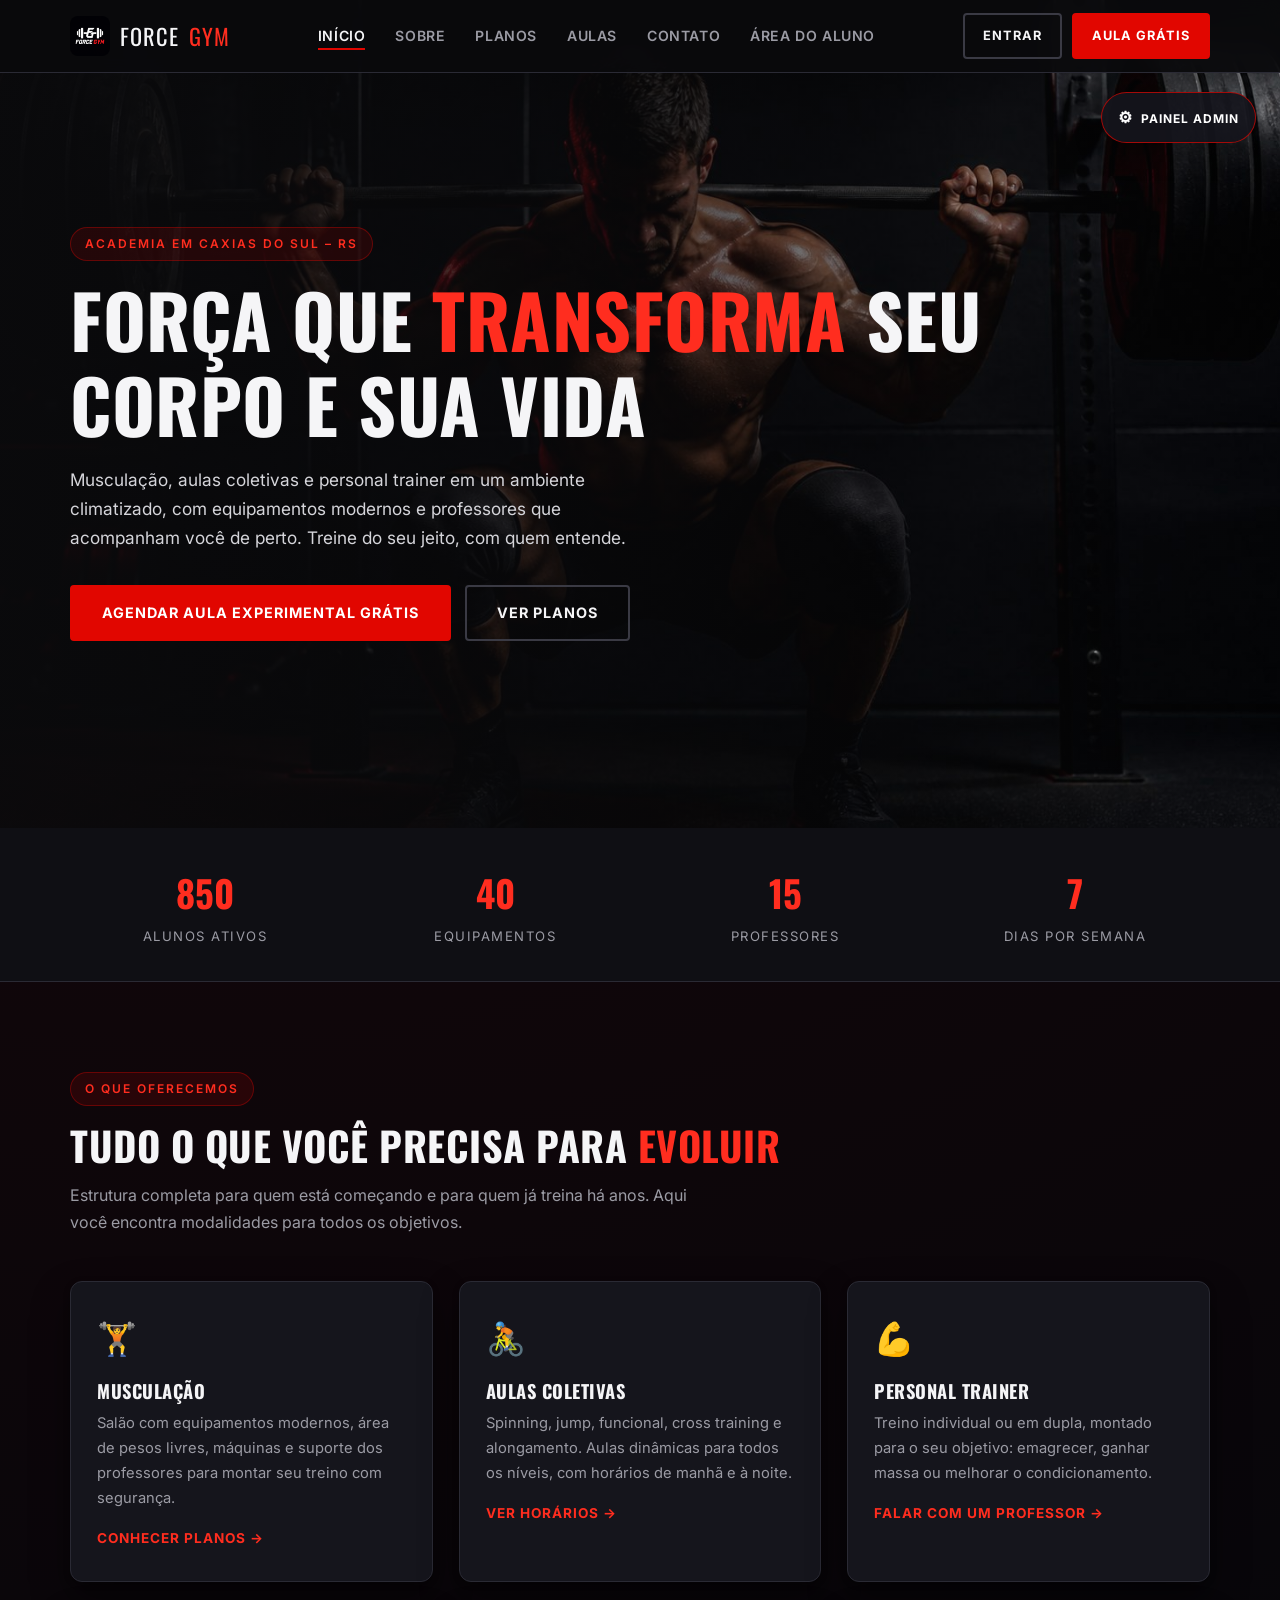
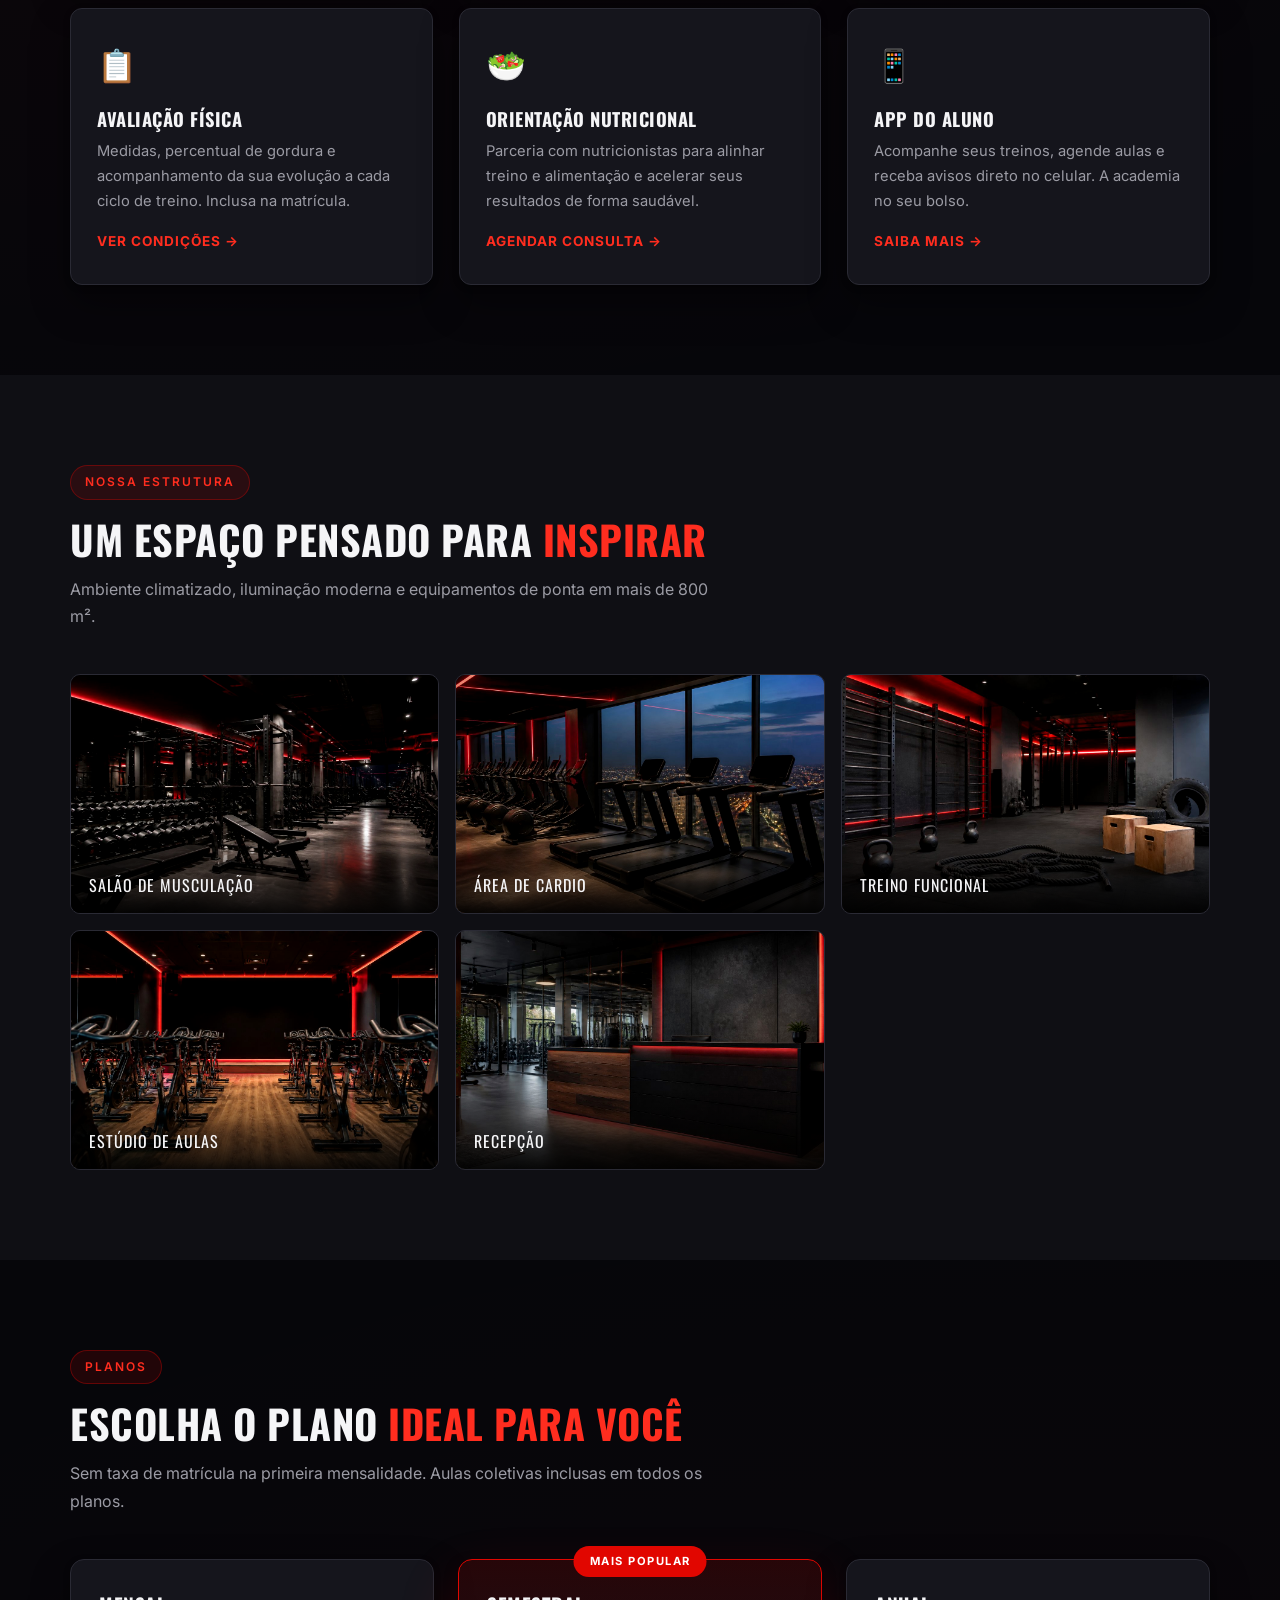
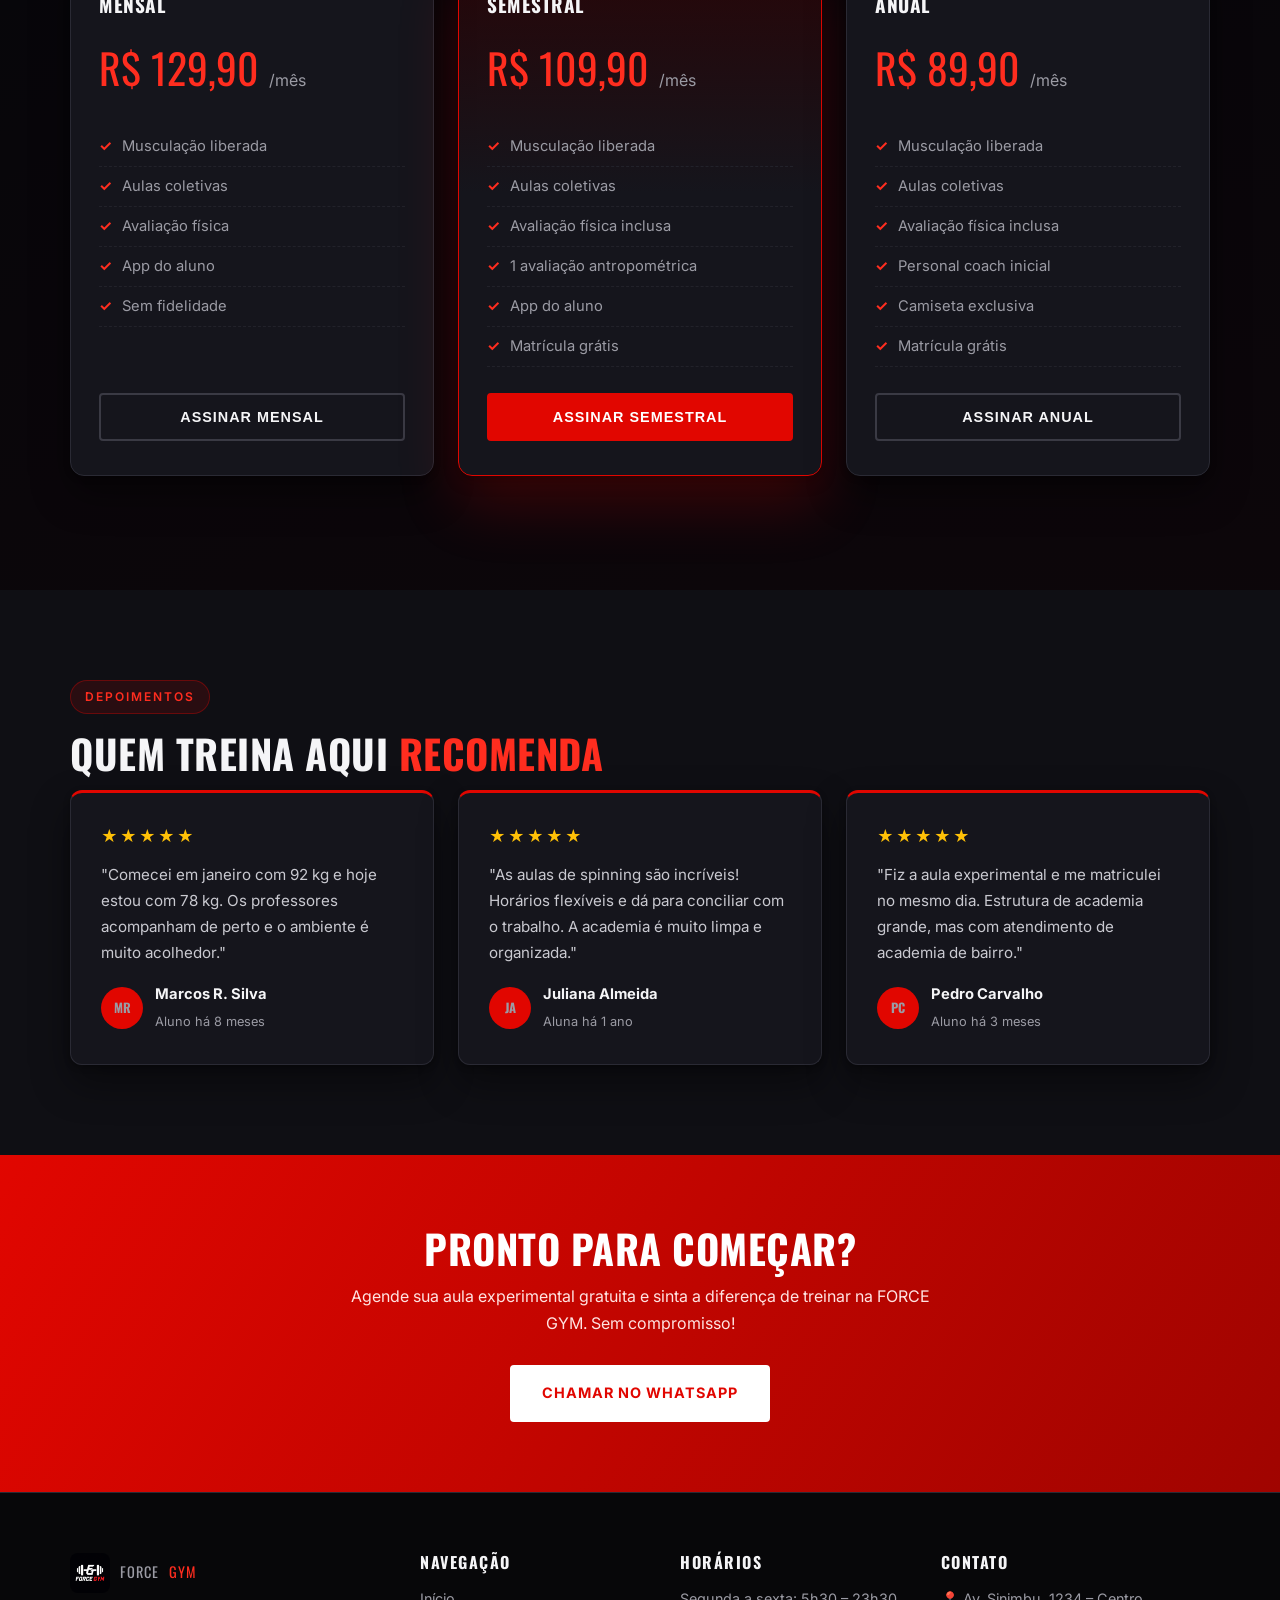
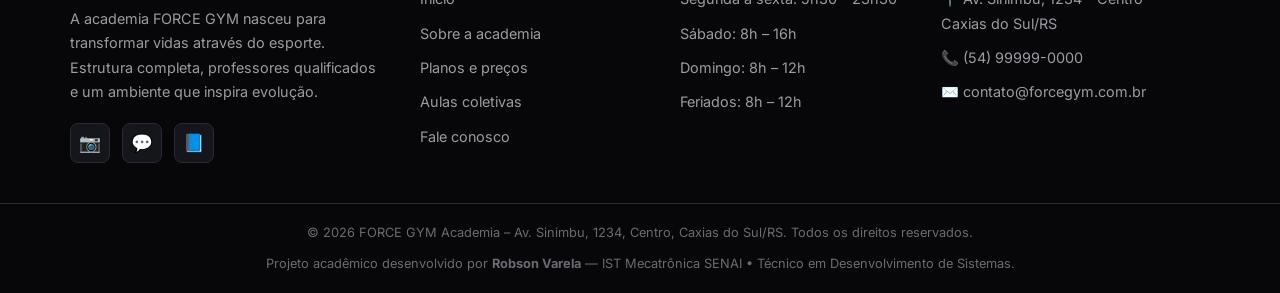
<file: index.html>
<!DOCTYPE html>
<html lang="pt-BR">
<head>
  <meta charset="UTF-8">
  <meta name="viewport" content="width=device-width, initial-scale=1.0">

  <!-- ===== SEO: title + meta description + palavras-chave ===== -->
  <title>Academia FORCE GYM em Caxias do Sul – Musculação, Aulas Coletivas e Personal Trainer</title>
  <meta name="description" content="Academia FORCE GYM em Caxias do Sul/RS: musculação, aulas coletivas, treino personalizado e avaliação física. Ambiente climatizado, equipamentos modernos e horário estendido. Agende sua aula experimental grátis!">
  <meta name="keywords" content="academia em caxias do sul, musculação caxias do sul, academia perto de mim, aula experimental academia, personal trainer caxias do sul, aulas coletivas, spinning, jump, funcional, cross training">
  <meta name="author" content="FORCE GYM">
  <meta name="robots" content="index, follow">
  <link rel="canonical" href="https://www.forcegym.com.br/">

  <!-- Open Graph (compartilhamento em redes sociais) -->
  <meta property="og:type" content="website">
  <meta property="og:title" content="Academia FORCE GYM em Caxias do Sul – Treine com quem entende">
  <meta property="og:description" content="Musculação, aulas coletivas e personal trainer em Caxias do Sul. Ambiente climatizado e equipamentos modernos. Agende sua aula experimental grátis!">
  <meta property="og:url" content="https://www.forcegym.com.br/">
  <meta property="og:image" content="https://www.forcegym.com.br/assets/img/hero.jpg">
  <meta property="og:locale" content="pt_BR">

  <!-- Favicon -->
  <link rel="icon" type="image/png" href="assets/img/logo.png">

  <!-- Fontes -->
  <link rel="preconnect" href="https://fonts.googleapis.com">
  <link rel="stylesheet" href="https://fonts.googleapis.com/css2?family=Inter:wght@400;600;700&family=Oswald:wght@500;700&display=swap">

  <!-- CSS -->
  <link rel="stylesheet" href="assets/css/style.css">

  <!-- Dados estruturados (SEO local – JSON-LD) -->
  <script type="application/ld+json">
  {
    "@context": "https://schema.org",
    "@type": "HealthClub",
    "name": "FORCE GYM Academia",
    "image": "https://www.forcegym.com.br/assets/img/hero.jpg",
    "description": "Academia de musculação, aulas coletivas e treino personalizado em Caxias do Sul/RS.",
    "telephone": "+55-54-99999-0000",
    "email": "contato@forcegym.com.br",
    "address": {
      "@type": "PostalAddress",
      "streetAddress": "Av. Sinimbu, 1234 – Centro",
      "addressLocality": "Caxias do Sul",
      "addressRegion": "RS",
      "postalCode": "95020-000",
      "addressCountry": "BR"
    },
    "openingHours": "Mo-Fr 05:30-23:30, Sa 08:00-16:00, Su 08:00-12:00",
    "priceRange": "R$"
  }
  </script>
</head>
<body>

  <!-- ===== NAVEGAÇÃO ===== -->
  <nav class="nav">
    <div class="container">
      <a href="index.html" class="logo" aria-label="FORCE GYM – Página inicial">
        <img src="assets/img/logo.png" alt="Logotipo da academia FORCE GYM">
        FORCE<span>GYM</span>
      </a>
      <ul class="menu" id="menu">
        <li><a href="index.html" class="active">Início</a></li>
        <li><a href="sobre.html">Sobre</a></li>
        <li><a href="planos.html">Planos</a></li>
        <li><a href="aulas.html">Aulas</a></li>
        <li><a href="contato.html">Contato</a></li>
        <li><a href="login.html">Área do Aluno</a></li>
      </ul>
      <div class="nav-actions">
        <a href="login.html" class="btn btn-outline nav-login">Entrar</a>
        <a href="https://wa.me/5554999990000?text=Ol%C3%A1!%20Quero%20agendar%20minha%20aula%20experimental%20gr%C3%A1tis%20na%20FORCE%20GYM" target="_blank" rel="noopener" class="btn nav-cta">Aula Grátis</a>
      </div>
      <button class="menu-toggle" id="menuToggle" aria-label="Abrir menu">☰</button>
    </div>
  </nav>

  <!-- ===== HERO ===== -->
  <header class="hero">
    <div class="container">
      <span class="tag">Academia em Caxias do Sul – RS</span>
      <h1>Força que <span class="destaque">transforma</span> seu corpo e sua vida</h1>
      <p>Musculação, aulas coletivas e personal trainer em um ambiente climatizado, com equipamentos modernos e professores que acompanham você de perto. Treine do seu jeito, com quem entende.</p>
      <div class="hero-actions">
        <a href="https://wa.me/5554999990000?text=Ol%C3%A1!%20Quero%20agendar%20minha%20aula%20experimental%20gr%C3%A1tis%20na%20FORCE%20GYM" target="_blank" rel="noopener" class="btn">Agendar aula experimental grátis</a>
        <a href="planos.html" class="btn btn-outline">Ver planos</a>
      </div>
    </div>
  </header>

  <!-- ===== NÚMEROS ===== -->
  <section class="stats-bar" aria-label="Números da academia">
    <div class="container stats">
      <div class="stat"><div class="num" data-alvo="850">0</div><div class="label">Alunos ativos</div></div>
      <div class="stat"><div class="num" data-alvo="40">0</div><div class="label">Equipamentos</div></div>
      <div class="stat"><div class="num" data-alvo="15">0</div><div class="label">Professores</div></div>
      <div class="stat"><div class="num" data-alvo="7">0</div><div class="label">Dias por semana</div></div>
    </div>
  </section>

  <!-- ===== SERVIÇOS ===== -->
  <section class="section" id="servicos">
    <div class="container">
      <span class="tag reveal">O que oferecemos</span>
      <h2 class="reveal">Tudo o que você precisa para <span class="destaque">evoluir</span></h2>
      <p class="subtitle reveal">Estrutura completa para quem está começando e para quem já treina há anos. Aqui você encontra modalidades para todos os objetivos.</p>
      <div class="grid-servicos">
        <article class="card-servico reveal">
          <span class="icone">🏋️</span>
          <h3>Musculação</h3>
          <p>Salão com equipamentos modernos, área de pesos livres, máquinas e suporte dos professores para montar seu treino com segurança.</p>
          <a href="planos.html" class="link">Conhecer planos →</a>
        </article>
        <article class="card-servico reveal">
          <span class="icone">🚴</span>
          <h3>Aulas coletivas</h3>
          <p>Spinning, jump, funcional, cross training e alongamento. Aulas dinâmicas para todos os níveis, com horários de manhã e à noite.</p>
          <a href="aulas.html" class="link">Ver horários →</a>
        </article>
        <article class="card-servico reveal">
          <span class="icone">💪</span>
          <h3>Personal trainer</h3>
          <p>Treino individual ou em dupla, montado para o seu objetivo: emagrecer, ganhar massa ou melhorar o condicionamento.</p>
          <a href="contato.html" class="link">Falar com um professor →</a>
        </article>
        <article class="card-servico reveal">
          <span class="icone">📋</span>
          <h3>Avaliação física</h3>
          <p>Medidas, percentual de gordura e acompanhamento da sua evolução a cada ciclo de treino. Inclusa na matrícula.</p>
          <a href="planos.html" class="link">Ver condições →</a>
        </article>
        <article class="card-servico reveal">
          <span class="icone">🥗</span>
          <h3>Orientação nutricional</h3>
          <p>Parceria com nutricionistas para alinhar treino e alimentação e acelerar seus resultados de forma saudável.</p>
          <a href="contato.html" class="link">Agendar consulta →</a>
        </article>
        <article class="card-servico reveal">
          <span class="icone">📱</span>
          <h3>App do aluno</h3>
          <p>Acompanhe seus treinos, agende aulas e receba avisos direto no celular. A academia no seu bolso.</p>
          <a href="sobre.html" class="link">Saiba mais →</a>
        </article>
      </div>
    </div>
  </section>

  <!-- ===== ESTRUTURA ===== -->
  <section class="section section-alt" id="estrutura">
    <div class="container">
      <span class="tag reveal">Nossa estrutura</span>
      <h2 class="reveal">Um espaço pensado para <span class="destaque">inspirar</span></h2>
      <p class="subtitle reveal">Ambiente climatizado, iluminação moderna e equipamentos de ponta em mais de 800 m².</p>
      <div class="grid-estrutura">
        <figure class="item-estrutura reveal">
          <img src="assets/img/musculacao.jpg" alt="Salão de musculação da academia FORCE GYM com halteres e equipamentos modernos em Caxias do Sul">
          <figcaption class="legenda">Salão de musculação</figcaption>
        </figure>
        <figure class="item-estrutura reveal">
          <img src="assets/img/cardio.jpg" alt="Área de cardio com esteiras e bicicletas ergométricas da academia FORCE GYM">
          <figcaption class="legenda">Área de cardio</figcaption>
        </figure>
        <figure class="item-estrutura reveal">
          <img src="assets/img/funcional.jpg" alt="Área de treino funcional com cordas, kettlebell e caixas na academia FORCE GYM">
          <figcaption class="legenda">Treino funcional</figcaption>
        </figure>
        <figure class="item-estrutura reveal">
          <img src="assets/img/aulas.jpg" alt="Estúdio de aulas coletivas com bicicletas de spinning na academia FORCE GYM">
          <figcaption class="legenda">Estúdio de aulas</figcaption>
        </figure>
        <figure class="item-estrutura reveal">
          <img src="assets/img/recepcao.jpg" alt="Recepção moderna da academia FORCE GYM com balcão de atendimento">
          <figcaption class="legenda">Recepção</figcaption>
        </figure>
      </div>
    </div>
  </section>

  <!-- ===== PLANOS (RESUMO) ===== -->
  <section class="section" id="planos">
    <div class="container">
      <span class="tag reveal">Planos</span>
      <h2 class="reveal">Escolha o plano <span class="destaque">ideal para você</span></h2>
      <p class="subtitle reveal">Sem taxa de matrícula na primeira mensalidade. Aulas coletivas inclusas em todos os planos.</p>
      <div class="grid-planos">
        <article class="card-plano reveal">
          <h3>Mensal</h3>
          <div class="preco">R$ 129,90 <small>/mês</small></div>
          <ul>
            <li>Musculação liberada</li>
            <li>Aulas coletivas</li>
            <li>Avaliação física</li>
            <li>App do aluno</li>
            <li>Sem fidelidade</li>
          </ul>
          <button type="button" class="btn btn-outline btn-checkout" data-plano="Mensal" data-preco="129,90">Assinar mensal</button>
        </article>
        <article class="card-plano destaque-plano reveal">
          <span class="selo">Mais popular</span>
          <h3>Semestral</h3>
          <div class="preco">R$ 109,90 <small>/mês</small></div>
          <ul>
            <li>Musculação liberada</li>
            <li>Aulas coletivas</li>
            <li>Avaliação física inclusa</li>
            <li>1 avaliação antropométrica</li>
            <li>App do aluno</li>
            <li>Matrícula grátis</li>
          </ul>
          <button type="button" class="btn btn-checkout" data-plano="Semestral" data-preco="109,90">Assinar semestral</button>
        </article>
        <article class="card-plano reveal">
          <h3>Anual</h3>
          <div class="preco">R$ 89,90 <small>/mês</small></div>
          <ul>
            <li>Musculação liberada</li>
            <li>Aulas coletivas</li>
            <li>Avaliação física inclusa</li>
            <li>Personal coach inicial</li>
            <li>Camiseta exclusiva</li>
            <li>Matrícula grátis</li>
          </ul>
          <button type="button" class="btn btn-outline btn-checkout" data-plano="Anual" data-preco="89,90">Assinar anual</button>
        </article>
      </div>
      <div id="planosDinamicos" class="grid-planos planos-dinamicos" aria-live="polite"></div>
    </div>
  </section>

  <!-- ===== DEPOIMENTOS ===== -->
  <section class="section section-alt" id="depoimentos">
    <div class="container">
      <span class="tag reveal">Depoimentos</span>
      <h2 class="reveal">Quem treina aqui <span class="destaque">recomenda</span></h2>
      <div class="grid-depoimentos">
        <article class="card-depoimento reveal">
          <div class="estrelas">★★★★★</div>
          <p>"Comecei em janeiro com 92 kg e hoje estou com 78 kg. Os professores acompanham de perto e o ambiente é muito acolhedor."</p>
          <div class="autor"><span class="avatar">MR</span><div><strong>Marcos R. Silva</strong><span>Aluno há 8 meses</span></div></div>
        </article>
        <article class="card-depoimento reveal">
          <div class="estrelas">★★★★★</div>
          <p>"As aulas de spinning são incríveis! Horários flexíveis e dá para conciliar com o trabalho. A academia é muito limpa e organizada."</p>
          <div class="autor"><span class="avatar">JA</span><div><strong>Juliana Almeida</strong><span>Aluna há 1 ano</span></div></div>
        </article>
        <article class="card-depoimento reveal">
          <div class="estrelas">★★★★★</div>
          <p>"Fiz a aula experimental e me matriculei no mesmo dia. Estrutura de academia grande, mas com atendimento de academia de bairro."</p>
          <div class="autor"><span class="avatar">PC</span><div><strong>Pedro Carvalho</strong><span>Aluno há 3 meses</span></div></div>
        </article>
      </div>
    </div>
  </section>

  <!-- ===== CTA ===== -->
  <section class="cta">
    <div class="container">
      <h2>Pronto para começar?</h2>
      <p>Agende sua aula experimental gratuita e sinta a diferença de treinar na FORCE GYM. Sem compromisso!</p>
      <a href="https://wa.me/5554999990000?text=Ol%C3%A1!%20Quero%20agendar%20minha%20aula%20experimental%20gr%C3%A1tis%20na%20FORCE%20GYM" target="_blank" rel="noopener" class="btn">Chamar no WhatsApp</a>
    </div>
  </section>

  <!-- ===== RODAPÉ ===== -->
  <footer class="footer">
    <div class="container">
      <div class="footer-grid">
        <div>
          <a href="index.html" class="logo" style="margin-bottom:14px; display:inline-flex"><img src="assets/img/logo.png" alt="Logotipo da academia FORCE GYM"> FORCE<span>GYM</span></a>
          <p>A academia FORCE GYM nasceu para transformar vidas através do esporte. Estrutura completa, professores qualificados e um ambiente que inspira evolução.</p>
          <div class="social">
            <a href="https://instagram.com/forcegym" target="_blank" rel="noopener" aria-label="Instagram da FORCE GYM">📷</a>
            <a href="https://wa.me/5554999990000" target="_blank" rel="noopener" aria-label="WhatsApp da FORCE GYM">💬</a>
            <a href="https://facebook.com/forcegym" target="_blank" rel="noopener" aria-label="Facebook da FORCE GYM">📘</a>
          </div>
        </div>
        <div>
          <h4>Navegação</h4>
          <ul>
            <li><a href="index.html">Início</a></li>
            <li><a href="sobre.html">Sobre a academia</a></li>
            <li><a href="planos.html">Planos e preços</a></li>
            <li><a href="aulas.html">Aulas coletivas</a></li>
            <li><a href="contato.html">Fale conosco</a></li>
          </ul>
        </div>
        <div>
          <h4>Horários</h4>
          <ul>
            <li>Segunda a sexta: 5h30 – 23h30</li>
            <li>Sábado: 8h – 16h</li>
            <li>Domingo: 8h – 12h</li>
            <li>Feriados: 8h – 12h</li>
          </ul>
        </div>
        <div>
          <h4>Contato</h4>
          <ul>
            <li>📍 Av. Sinimbu, 1234 – Centro<br>Caxias do Sul/RS</li>
            <li>📞 (54) 99999-0000</li>
            <li>✉️ contato@forcegym.com.br</li>
          </ul>
        </div>
      </div>
    </div>
    <div class="footer-bottom">
      <div class="container">
        <p>© <span id="ano"></span> FORCE GYM Academia – Av. Sinimbu, 1234, Centro, Caxias do Sul/RS. Todos os direitos reservados.</p>
        <p class="creditos-academicos">Projeto acadêmico desenvolvido por <strong>Robson Varela</strong> — IST Mecatrônica SENAI • Técnico em Desenvolvimento de Sistemas.</p>
      </div>
    </div>
  </footer>

  <!-- Painel administrativo exclusivo da página inicial -->
  <a href="admin.html" class="admin-fab" aria-label="Abrir painel administrativo">⚙ <span>Painel Admin</span></a>
  <div id="adminModal" class="admin-modal" hidden>
    <div class="admin-backdrop" data-fechar-admin></div>
    <section class="admin-drawer" role="dialog" aria-modal="true" aria-labelledby="adminTitulo">
      <div class="admin-header"><div><span class="tag">FORCE GYM</span><h2 id="adminTitulo">Painel do admin</h2><p>Cadastre planos e treinos sem alterar os dados existentes.</p></div><button class="admin-fechar" data-fechar-admin aria-label="Fechar painel">×</button></div>
      <div id="adminLogin" class="admin-login"><h3>Acesso restrito</h3><p>Digite a senha do administrador para continuar.</p><label for="senhaAdmin">Senha</label><input id="senhaAdmin" type="password" autocomplete="off" placeholder="Senha de demonstração"><button id="entrarAdmin" class="btn">Entrar no painel</button><small>Demo: forcegym</small></div>
      <div id="adminConteudo" class="admin-conteudo" hidden>
        <div class="admin-tabs"><button class="admin-tab ativo" data-admin-tab="plano">＋ Novo plano</button><button class="admin-tab" data-admin-tab="treino">＋ Novo treino</button><button class="admin-tab" data-admin-tab="aluno">＋ Alunos</button></div>
        <form id="formPlanoAdmin" class="admin-form"><div class="admin-form-grid"><div><label for="planoNome">Nome do plano</label><input id="planoNome" required placeholder="Ex.: Plano Performance"></div><div><label for="planoPreco">Preço mensal (R$)</label><input id="planoPreco" required type="number" min="0" step="0.01" placeholder="99,90"></div></div><div class="admin-form-grid"><div><label for="planoDuracao">Duração</label><select id="planoDuracao"><option>Mensal</option><option>Trimestral</option><option>Semestral</option><option>Anual</option></select></div><div><label for="planoPagamento">Método de pagamento</label><select id="planoPagamento"><option>PIX</option><option>Cartão de crédito</option></select></div></div><label for="planoBeneficios">Benefícios <small>(separe por vírgulas)</small></label><textarea id="planoBeneficios" required placeholder="Musculação liberada, Avaliação física, App do aluno"></textarea><button class="btn" type="submit">Salvar plano</button><p id="planoFeedback" class="admin-feedback" role="status"></p></form>
        <form id="formTreinoAdmin" class="admin-form" hidden><div class="admin-form-grid"><div><label for="treinoNome">Nome do treino</label><input id="treinoNome" required placeholder="Ex.: Hipertrofia A"></div><div><label for="treinoNivel">Nível</label><select id="treinoNivel"><option>Iniciante</option><option>Intermediário</option><option>Avançado</option></select></div></div><label for="treinoDescricao">Exercícios e orientações</label><textarea id="treinoDescricao" required placeholder="Agachamento — 4x10, Supino — 4x10..."></textarea><button class="btn" type="submit">Salvar treino</button><p id="treinoFeedback" class="admin-feedback" role="status"></p></form>
        <div class="admin-salvos"><h3>Treinos salvos</h3><div id="listaTreinosAdmin" class="admin-lista"></div></div>
        <form id="formAlunoAdmin" class="admin-form" hidden><h3>Novo aluno</h3><div class="admin-form-grid"><div><label for="alunoNome">Nome completo</label><input id="alunoNome" required placeholder="Nome do aluno"></div><div><label for="alunoEmail">E-mail</label><input id="alunoEmail" required type="email" placeholder="aluno@email.com"></div></div><div class="admin-form-grid"><div><label for="alunoTelefone">Telefone</label><input id="alunoTelefone" required type="tel" placeholder="(54) 99999-0000"></div><div><label for="alunoPlano">Plano</label><select id="alunoPlano"><option>Mensal</option><option>Semestral</option><option>Anual</option></select></div></div><label for="alunoStatus">Status</label><select id="alunoStatus"><option>Ativo</option><option>Pendente</option><option>Inativo</option></select><button class="btn" type="submit">Salvar aluno</button><p id="alunoFeedback" class="admin-feedback" role="status"></p></form>
        <div id="alunosSalvos" class="admin-salvos" hidden><h3>Alunos cadastrados</h3><div class="admin-table-wrap"><table class="admin-table"><thead><tr><th>Aluno</th><th>Plano</th><th>Status</th><th>Ações</th></tr></thead><tbody id="listaAlunosAdmin"></tbody></table></div></div><button id="sairAdmin" class="btn btn-outline admin-sair">Bloquear painel</button>
      </div>
    </section>
  </div>
  <div id="checkoutModal" class="checkout-modal" hidden><div class="admin-backdrop" data-fechar-checkout></div><section class="checkout-card" role="dialog" aria-modal="true" aria-labelledby="checkoutTitulo"><button class="admin-fechar" data-fechar-checkout aria-label="Fechar pagamento">×</button><span class="tag">SIMULAÇÃO / DEMO</span><h2 id="checkoutTitulo">Assinar plano</h2><p id="checkoutResumo" class="checkout-resumo"></p><div class="payment-tabs"><button class="payment-tab ativo" data-metodo="pix">PIX</button><button class="payment-tab" data-metodo="cartao">Cartão de crédito</button></div><div id="checkoutPix" class="payment-content"><p>Escaneie o QR Code ou copie a chave abaixo. Nenhuma cobrança real será feita.</p><div class="pix-box"><div class="fake-qr" aria-label="QR Code demonstrativo">▦</div><code id="pixChave">FORCEGYM-DEMO-NAO-E-CHAVE-REAL</code><button id="copiarPix" class="btn btn-outline" type="button">Copiar chave</button></div></div><form id="checkoutCartao" class="payment-content" hidden><label for="numeroCartao">Número do cartão</label><input id="numeroCartao" inputmode="numeric" maxlength="19" placeholder="0000 0000 0000 0000" required><label for="nomeCartao">Nome no cartão</label><input id="nomeCartao" required placeholder="NOME COMPLETO"><div class="admin-form-grid"><div><label for="validadeCartao">Validade</label><input id="validadeCartao" inputmode="numeric" maxlength="5" placeholder="MM/AA" required></div><div><label for="cvvCartao">CVV</label><input id="cvvCartao" inputmode="numeric" maxlength="4" placeholder="123" required></div></div><button class="btn" type="submit">Simular pagamento</button><p id="cartaoFeedback" class="admin-feedback"></p></form></section></div><button id="btnTopo" aria-label="Voltar ao topo">↑</button>

  <script src="assets/js/main.js"></script>
</body>
</html>
</file>
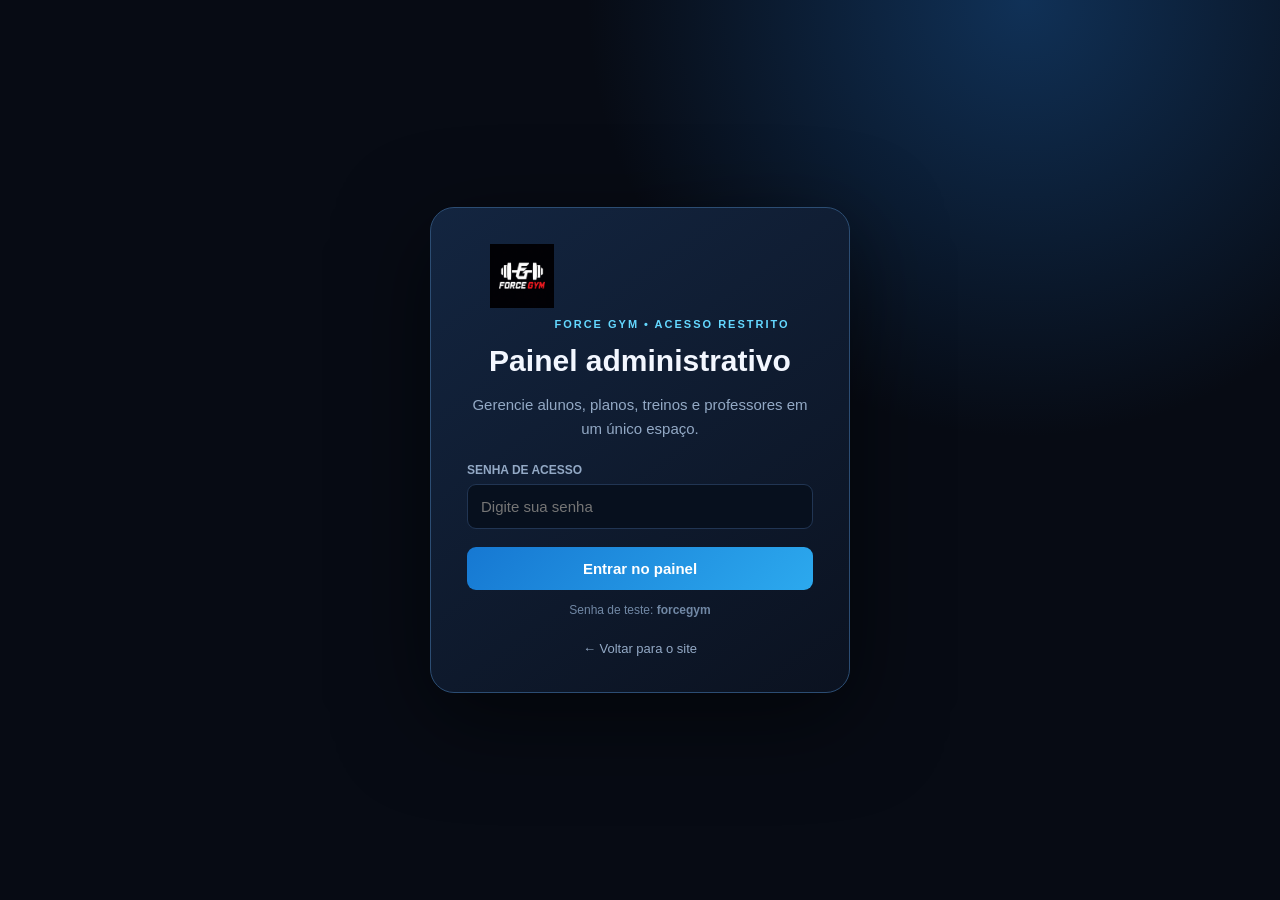
<file: admin.html>
<!doctype html><html lang="pt-BR"><head><meta charset="utf-8"><meta name="viewport" content="width=device-width,initial-scale=1"><title>FORCE GYM | Painel Admin</title><style>
:root{--bg:#070b14;--panel:#0e1728;--panel2:#111e33;--line:#213553;--blue:#2397f3;--cyan:#64d8ff;--text:#f3f7ff;--muted:#93a9c5;--danger:#ff6b70}*{box-sizing:border-box}body{margin:0;font:15px Inter,Arial,sans-serif;color:var(--text);background:radial-gradient(circle at 80% 0,#103157 0,transparent 32%),var(--bg);min-height:100vh}button,input,select,textarea{font:inherit}button{cursor:pointer}.login{min-height:100vh;display:grid;place-items:center;padding:20px}.login-card{width:min(420px,100%);background:linear-gradient(145deg,#132540,#0b1220);border:1px solid #2c4d73;border-radius:24px;padding:36px;box-shadow:0 25px 90px #0008;text-align:center}.logo{width:64px;margin:0 auto 20px}.eyebrow{display:inline-block;color:var(--cyan);font-size:11px;letter-spacing:2px;font-weight:700}.login h1{font-size:30px;margin:13px 0 8px}.login p{color:var(--muted);line-height:1.6}.label{display:block;text-align:left;color:var(--muted);font-size:12px;font-weight:700;text-transform:uppercase;margin:22px 0 7px}.input,.select,.textarea{width:100%;background:#07101e;border:1px solid var(--line);border-radius:9px;color:var(--text);padding:13px;outline:0}.input:focus,.select:focus,.textarea:focus{border-color:var(--blue);box-shadow:0 0 0 3px #2397f322}.btn{border:0;border-radius:9px;color:#fff;background:linear-gradient(135deg,#1678d2,#2ca9ee);padding:13px 18px;font-weight:700}.btn.full{width:100%;margin-top:18px}.small{font-size:12px;color:#7188a5;display:block;margin-top:13px}.back{display:inline-block;margin-top:24px;color:var(--muted);text-decoration:none;font-size:13px}.hidden{display:none!important}.app{min-height:100vh;display:flex}.side{position:fixed;left:0;top:0;bottom:0;width:245px;background:#09111f;border-right:1px solid var(--line);padding:25px 16px;display:flex;flex-direction:column}.brand{display:flex;align-items:center;gap:9px;color:#fff;text-decoration:none;font-weight:800;font-size:22px;margin:0 10px 34px}.brand img{width:37px}.brand em{color:var(--cyan);font-style:normal}.side-title{color:#58718f;font-size:10px;letter-spacing:2px;margin:0 12px 10px;text-transform:uppercase}.nav{display:grid;gap:6px}.nav button,.nav a{display:block;width:100%;text-align:left;padding:13px 14px;border:0;border-radius:8px;background:transparent;color:var(--muted);text-decoration:none}.nav button:hover,.nav button.active,.nav a:hover{background:#153050;color:#fff}.logout{margin-top:auto;background:transparent;color:var(--muted);border:1px solid var(--line);border-radius:8px;padding:11px}.main{width:calc(100% - 245px);margin-left:245px;padding:42px clamp(20px,5vw,70px)}.top{display:flex;justify-content:space-between;align-items:start;gap:18px;border-bottom:1px solid var(--line);padding-bottom:27px;margin-bottom:27px}.top h1{font-size:clamp(28px,4vw,48px);margin:7px 0}.top p{color:var(--muted);margin:0}.kpis{display:grid;grid-template-columns:repeat(4,1fr);gap:15px;margin-bottom:20px}.kpi,.card,.form{background:linear-gradient(145deg,#111f34,#0c1626);border:1px solid var(--line);border-radius:14px;padding:20px}.kpi span,.kpi small{display:block;color:var(--muted);font-size:12px}.kpi strong{display:block;font-size:35px;margin:8px 0;color:var(--cyan)}.grid{display:grid;grid-template-columns:1.3fr .7fr;gap:20px}.card h2,.section h2{font-size:20px;margin:0 0 14px}.list{display:grid;gap:10px}.row{display:flex;align-items:center;gap:12px;padding:11px;border-bottom:1px solid #1a2b44}.avatar{width:35px;height:35px;display:grid;place-items:center;border-radius:10px;background:#14578c;color:#fff;font-weight:700}.row div:nth-child(2){flex:1}.row strong,.row small{display:block}.row small,.muted{color:var(--muted);font-size:12px}.quick{display:grid;gap:10px}.quick button{border:1px solid var(--line);background:#0d1a2d;color:#fff;border-radius:8px;padding:13px;text-align:left}.quick button:hover{border-color:var(--blue);background:#123258}.section{max-width:1200px}.section-head{display:flex;justify-content:space-between;align-items:end;gap:15px;margin-bottom:20px}.section-head p{color:var(--muted);margin:6px 0 0}.form{margin-bottom:20px}.form-grid{display:grid;grid-template-columns:repeat(3,1fr);gap:14px}.form-grid.two{grid-template-columns:repeat(2,1fr)}.form .btn{margin-top:18px}.table-wrap{overflow:auto}.table{width:100%;border-collapse:collapse;min-width:730px}.table th,.table td{text-align:left;padding:13px 10px;border-bottom:1px solid var(--line);vertical-align:top}.table th{color:var(--muted);font-size:11px;text-transform:uppercase}.table small{display:block;color:var(--muted);margin-top:3px}.pill{display:inline-block;border-radius:99px;padding:4px 9px;font-size:11px;background:#16334f;color:#80d2ff}.action{background:transparent;border:1px solid var(--line);color:#fff;border-radius:6px;padding:6px 9px;font-size:12px}.action.delete{color:var(--danger)}.cards{display:grid;grid-template-columns:repeat(3,1fr);gap:15px}.price{font-size:24px;color:var(--cyan);font-weight:700}.empty{color:var(--muted);padding:20px;border:1px dashed var(--line);border-radius:10px}.flash{color:#76f0b0;margin-left:10px;font-size:13px}@media(max-width:950px){.kpis{grid-template-columns:repeat(2,1fr)}.grid,.cards{grid-template-columns:1fr}.form-grid{grid-template-columns:1fr 1fr}}@media(max-width:650px){.app{display:block}.side{position:static;width:100%;padding:15px}.brand{margin-bottom:17px}.nav{grid-template-columns:repeat(2,1fr)}.logout{margin-top:15px}.main{width:100%;margin:0;padding:25px 15px}.top{display:block}.top .btn{margin-top:15px}.form-grid,.form-grid.two{grid-template-columns:1fr}.login-card{padding:28px 20px}}
</style></head><body>
<section id="login" class="login"><div class="login-card"><img class="logo" src="assets/img/logo.png" alt="FORCE GYM"><span class="eyebrow">FORCE GYM • ACESSO RESTRITO</span><h1>Painel administrativo</h1><p>Gerencie alunos, planos, treinos e professores em um único espaço.</p><label class="label" for="password">Senha de acesso</label><input class="input" id="password" type="password" autocomplete="current-password" placeholder="Digite sua senha"><button class="btn full" id="loginBtn" type="button">Entrar no painel</button><span id="loginError" class="small" style="color:#ff9292"></span><span class="small">Senha de teste: <b>forcegym</b></span><a class="back" href="index.html">← Voltar para o site</a></div></section>
<div id="app" class="app hidden"><aside class="side"><a class="brand" href="index.html"><img src="assets/img/logo.png" alt=""><span>FORCE <em>GYM</em></span></a><p class="side-title">Menu principal</p><nav class="nav"><button class="active" data-page="dashboard">▦ Dashboard</button><button data-page="students">♙ Alunos</button><button data-page="plans">▣ Planos</button><button data-page="workouts">⌁ Treinos</button><button data-page="teachers">✦ Professores</button></nav><button id="logout" class="logout">Sair do painel</button></aside><main class="main"><header class="top"><div><span class="eyebrow">PAINEL DE CONTROLE</span><h1 id="title">Dashboard</h1><p>Gestão simples, rápida e organizada da FORCE GYM.</p></div><a href="index.html" class="btn" style="text-decoration:none">Ver site ↗</a></header>
<section id="dashboard" class="page"><div class="kpis"><div class="kpi"><span>Alunos cadastrados</span><strong id="countStudents">0</strong><small>base local</small></div><div class="kpi"><span>Alunos ativos</span><strong id="countActive">0</strong><small>status ativo</small></div><div class="kpi"><span>Planos</span><strong id="countPlans">0</strong><small>disponíveis</small></div><div class="kpi"><span>Treinos</span><strong id="countWorkouts">0</strong><small>cadastrados</small></div></div><div class="grid"><section class="card"><h2>Alunos recentes</h2><div id="recent" class="list"></div></section><section class="card quick"><h2>Ações rápidas</h2><button data-go="students">＋ Cadastrar aluno</button><button data-go="workouts">＋ Criar treino</button><button data-go="teachers">＋ Adicionar professor</button></section></div></section>
<section id="students" class="page hidden section"><div class="section-head"><div><span class="eyebrow">CADASTRO</span><h2>Alunos</h2><p>Cadastre objetivo, plano, treino e professor responsável.</p></div><button class="btn" data-toggle="studentForm">＋ Novo aluno</button></div><form id="studentForm" class="form hidden"><div class="form-grid"><div><label class="label">Nome</label><input class="input" id="sName" required></div><div><label class="label">E-mail</label><input class="input" id="sEmail" type="email" required></div><div><label class="label">Telefone</label><input class="input" id="sPhone" required></div></div><div class="form-grid"><div><label class="label">Objetivo</label><input class="input" id="sGoal" placeholder="Ex.: hipertrofia" required></div><div><label class="label">Plano</label><select class="select" id="sPlan"><option>Mensal</option><option>Semestral</option><option>Anual</option></select></div><div><label class="label">Status</label><select class="select" id="sStatus"><option>Ativo</option><option>Pendente</option><option>Inativo</option></select></div></div><label class="label">Treino liberado para o aluno</label><select class="select" id="sWorkout"><option value="">Ainda não definido</option></select><button class="btn" type="submit">Salvar aluno</button><span id="studentMsg" class="flash"></span></form><div class="card table-wrap"><table class="table"><thead><tr><th>Aluno</th><th>Objetivo</th><th>Plano</th><th>Treino</th><th>Status</th><th>Ação</th></tr></thead><tbody id="studentsTable"></tbody></table></div></section>
<section id="plans" class="page hidden section"><div class="section-head"><div><span class="eyebrow">PLANOS</span><h2>Planos e pagamentos</h2><p>Cadastre planos com PIX ou cartão de crédito.</p></div><button class="btn" data-toggle="planForm">＋ Novo plano</button></div><form id="planForm" class="form hidden"><div class="form-grid"><div><label class="label">Nome</label><input class="input" id="pName" required></div><div><label class="label">Preço mensal</label><input class="input" id="pPrice" type="number" step="0.01" required></div><div><label class="label">Duração</label><select class="select" id="pDuration"><option>Mensal</option><option>Semestral</option><option>Anual</option></select></div></div><label class="label">Benefícios, separados por vírgula</label><textarea class="textarea" id="pBenefits" required></textarea><button class="btn" type="submit">Salvar plano</button><span id="planMsg" class="flash"></span></form><div id="plansCards" class="cards"></div></section>
<section id="workouts" class="page hidden section"><div class="section-head"><div><span class="eyebrow">TREINOS</span><h2>Treinos</h2><p>Crie rotinas para os alunos consultarem na Área do aluno.</p></div><button class="btn" data-toggle="workoutForm">＋ Novo treino</button></div><form id="workoutForm" class="form hidden"><div class="form-grid two"><div><label class="label">Nome do treino</label><input class="input" id="wName" required></div><div><label class="label">Nível</label><select class="select" id="wLevel"><option>Iniciante</option><option>Intermediário</option><option>Avançado</option></select></div></div><label class="label">Exercícios e orientações</label><textarea class="textarea" id="wDescription" required placeholder="Agachamento 4x10; Supino 4x10"></textarea><button class="btn" type="submit">Salvar treino</button><span id="workoutMsg" class="flash"></span></form><div id="workoutsCards" class="cards"></div></section>
<section id="teachers" class="page hidden section"><div class="section-head"><div><span class="eyebrow">EQUIPE</span><h2>Professores</h2><p>Cadastre profissionais para instruir os treinos.</p></div><button class="btn" data-toggle="teacherForm">＋ Novo professor</button></div><form id="teacherForm" class="form hidden"><div class="form-grid"><div><label class="label">Nome</label><input class="input" id="tName" required></div><div><label class="label">Especialidade</label><input class="input" id="tSpecialty" required></div><div><label class="label">CREF</label><input class="input" id="tCref"></div></div><label class="label">Apresentação</label><textarea class="textarea" id="tBio" required></textarea><button class="btn" type="submit">Salvar professor</button><span id="teacherMsg" class="flash"></span></form><div id="teachersCards" class="cards"></div></section>
</main></div><script>
const KEY='forcegym_admin_v2';const $=id=>document.getElementById(id);let db;try{db=JSON.parse(localStorage.getItem(KEY)||localStorage.getItem('forcegym_admin_v1')||'null')||{alunos:[],planos:[],treinos:[],professores:[]}}catch(e){db={alunos:[],planos:[],treinos:[],professores:[]}}for(const k of ['alunos','planos','treinos','professores'])if(!Array.isArray(db[k]))db[k]=[];const save=()=>localStorage.setItem(KEY,JSON.stringify(db));const uid=()=>Date.now().toString(36)+Math.random().toString(36).slice(2);const esc=s=>String(s??'').replace(/[&<>"']/g,c=>({'&':'&amp;','<':'&lt;','>':'&gt;','"':'&quot;',"'":'&#039;'}[c]));
function refresh(){const workoutSelect=$('sWorkout');if(workoutSelect)workoutSelect.innerHTML='<option value="">Ainda não definido</option>'+db.treinos.map(t=>`<option value="${t.id}">${esc(t.nome)}</option>`).join('');const active=db.alunos.filter(a=>a.status==='Ativo').length;$('countStudents').textContent=db.alunos.length;$('countActive').textContent=active;$('countPlans').textContent=db.planos.length;$('countWorkouts').textContent=db.treinos.length;$('recent').innerHTML=db.alunos.slice(-5).reverse().map(a=>`<div class="row"><div class="avatar">${esc((a.nome||'A').split(' ').map(x=>x[0]).slice(0,2).join(''))}</div><div><strong>${esc(a.nome)}</strong><small>${esc(a.objetivo)} • ${esc(a.plano)}</small></div><span class="pill">${esc(a.status)}</span></div>`).join('')||'<p class="muted">Nenhum aluno cadastrado.</p>';$('studentsTable').innerHTML=db.alunos.map(a=>`<tr><td><strong>${esc(a.nome)}</strong><small>${esc(a.email)}<br>${esc(a.telefone)}</small></td><td>${esc(a.objetivo)}</td><td>${esc(a.plano)}</td><td>${esc(db.treinos.find(t=>t.id===a.treino)?.nome||'—')}</td><td><span class="pill">${esc(a.status)}</span></td><td><button class="action" data-edit-student="${a.id}">Editar</button><button class="action delete" data-delete-student="${a.id}">Excluir</button></td></tr>`).join('')||'<tr><td colspan="6" class="muted">Nenhum aluno cadastrado.</td></tr>';$('plansCards').innerHTML=db.planos.map(p=>`<article class="card"><span class="eyebrow">PLANO</span><h2>${esc(p.nome)}</h2><div class="price">R$ ${Number(p.preco).toFixed(2).replace('.',',')}<small>/mês</small></div><p class="muted">${esc(p.duracao)} • ${(p.pagamentos||['PIX e cartão de crédito']).join(' + ')}</p><p>${esc((p.beneficios||[]).join(' • '))}</p><div class="record-actions"><button class="action" type="button" data-edit-plan="${p.id}">Editar</button><button class="action delete" type="button" data-delete-plan="${p.id}">Excluir</button></div></article>`).join('')||'<div class="empty">Nenhum plano cadastrado.</div>';$('workoutsCards').innerHTML=db.treinos.map(t=>`<article class="card"><span class="eyebrow">${esc(t.nivel)}</span><h2>${esc(t.nome)}</h2><p>${esc(t.descricao)}</p><div class="record-actions"><button class="action" data-edit-workout="${t.id}">Editar</button><button class="action delete" data-delete-workout="${t.id}">Excluir</button></div></article>`).join('')||'<div class="empty">Nenhum treino cadastrado.</div>';$('teachersCards').innerHTML=db.professores.map(t=>`<article class="card"><div class="avatar">${esc((t.nome||'P').split(' ').map(x=>x[0]).slice(0,2).join(''))}</div><h2>${esc(t.nome)}</h2><p class="muted">${esc(t.especialidade)} ${t.cref?'• CREF '+esc(t.cref):''}</p><p>${esc(t.bio)}</p><div class="record-actions"><button class="action" data-edit-teacher="${t.id}">Editar</button><button class="action delete" data-delete-teacher="${t.id}">Excluir</button></div></article>`).join('')||'<div class="empty">Nenhum professor cadastrado.</div>'}
function go(page){document.querySelectorAll('.page').forEach(x=>x.classList.toggle('hidden',x.id!==page));document.querySelectorAll('[data-page]').forEach(x=>x.classList.toggle('active',x.dataset.page===page));$('title').textContent={dashboard:'Dashboard',students:'Alunos',plans:'Planos',workouts:'Treinos',teachers:'Professores'}[page]||'Dashboard'}document.querySelectorAll('[data-page]').forEach(x=>x.onclick=()=>go(x.dataset.page));document.querySelectorAll('[data-go]').forEach(x=>x.onclick=()=>go(x.dataset.go));document.querySelectorAll('[data-toggle]').forEach(x=>x.onclick=()=>$(x.dataset.toggle).classList.toggle('hidden'));document.addEventListener('click',e=>{const target=e.target;const confirmDelete=msg=>window.confirm(msg);if(target.matches('[data-edit-student]')){const a=db.alunos.find(x=>x.id===target.dataset.editStudent);if(!a)return;const nome=prompt('Nome do aluno:',a.nome);if(nome===null)return;const objetivo=prompt('Objetivo do aluno:',a.objetivo);if(objetivo===null)return;const email=prompt('E-mail do aluno:',a.email);if(email===null||!email.includes('@')){alert('Informe um e-mail válido.');return}a.nome=nome.trim();a.objetivo=objetivo.trim();a.email=email.trim();save();refresh()}if(target.matches('[data-delete-student]')){if(confirmDelete('Excluir este aluno?')){db.alunos=db.alunos.filter(a=>a.id!==target.dataset.deleteStudent);save();refresh()}}if(target.matches('[data-edit-workout]')){const t=db.treinos.find(x=>x.id===target.dataset.editWorkout);if(!t)return;const nome=prompt('Nome do treino:',t.nome);if(nome===null)return;const descricao=prompt('Exercícios e orientações:',t.descricao);if(descricao===null||!descricao.trim()){alert('A descrição do treino é obrigatória.');return}t.nome=nome.trim();t.descricao=descricao.trim();save();refresh()}if(target.matches('[data-delete-workout]')){if(confirmDelete('Excluir este treino?')){const id=target.dataset.deleteWorkout;db.treinos=db.treinos.filter(t=>t.id!==id);db.alunos.forEach(a=>{if(a.treino===id)a.treino=''});save();refresh()}}if(target.matches('[data-edit-teacher]')){const t=db.professores.find(x=>x.id===target.dataset.editTeacher);if(!t)return;const nome=prompt('Nome do professor:',t.nome);if(nome===null)return;const especialidade=prompt('Especialidade:',t.especialidade);if(especialidade===null||!especialidade.trim()){alert('A especialidade é obrigatória.');return}t.nome=nome.trim();t.especialidade=especialidade.trim();save();refresh()}if(target.matches('[data-delete-teacher]')){if(confirmDelete('Excluir este professor?')){const id=target.dataset.deleteTeacher;db.professores=db.professores.filter(t=>t.id!==id);save();refresh()}}});$('loginBtn').onclick=()=>{if($('password').value.trim().toLowerCase()!=='forcegym'){$('loginError').textContent='Senha incorreta. Tente novamente.';return}$('login').classList.add('hidden');$('app').classList.remove('hidden');refresh()};$('password').onkeydown=e=>{if(e.key==='Enter')$('loginBtn').click()};$('logout').onclick=()=>{location.href='index.html'};$('studentForm').onsubmit=e=>{e.preventDefault();const aluno={id:e.target.dataset.editId||uid(),nome:$('sName').value.trim(),email:$('sEmail').value.trim(),telefone:$('sPhone').value.trim(),objetivo:$('sGoal').value.trim(),plano:$('sPlan').value,status:$('sStatus').value,treino:$('sWorkout').value};if(!aluno.nome||!aluno.email.includes('@')||!aluno.objetivo){$('studentMsg').textContent='Preencha nome, e-mail válido e objetivo.';return}const pos=db.alunos.findIndex(a=>a.id===aluno.id);pos>=0?db.alunos[pos]=aluno:db.alunos.push(aluno);save();refresh();e.target.reset();delete e.target.dataset.editId;$('studentMsg').textContent='Aluno salvo.'};$('planForm').onsubmit=e=>{e.preventDefault();db.planos.push({id:uid(),nome:$('pName').value,preco:$('pPrice').value,duracao:$('pDuration').value,beneficios:$('pBenefits').value.split(',').map(x=>x.trim()).filter(Boolean)});save();refresh();e.target.reset();$('planMsg').textContent='Plano salvo.'};$('workoutForm').onsubmit=e=>{e.preventDefault();const treino={id:e.target.dataset.editId||uid(),nome:$('wName').value.trim(),nivel:$('wLevel').value,descricao:$('wDescription').value.trim()};if(!treino.nome||!treino.descricao){$('workoutMsg').textContent='Preencha nome e orientações.';return}const treinoPos=db.treinos.findIndex(t=>t.id===treino.id);treinoPos>=0?db.treinos[treinoPos]=treino:db.treinos.push(treino);save();refresh();e.target.reset();delete e.target.dataset.editId;$('workoutMsg').textContent='Treino salvo.'};$('teacherForm').onsubmit=e=>{e.preventDefault();const professor={id:e.target.dataset.editId||uid(),nome:$('tName').value.trim(),especialidade:$('tSpecialty').value.trim(),cref:$('tCref').value.trim(),bio:$('tBio').value.trim()};if(!professor.nome||!professor.especialidade||!professor.bio){$('teacherMsg').textContent='Preencha nome, especialidade e apresentação.';return}const profPos=db.professores.findIndex(t=>t.id===professor.id);profPos>=0?db.professores[profPos]=professor:db.professores.push(professor);save();refresh();e.target.reset();delete e.target.dataset.editId;$('teacherMsg').textContent='Professor salvo.'};
/* CRUD de planos: handler final com IDs persistentes e delegação no container */
$('planForm').onsubmit=e=>{e.preventDefault();const plano={id:e.target.dataset.editId||uid(),nome:$('pName').value.trim(),preco:$('pPrice').value,duracao:$('pDuration').value,pagamentos:['PIX','Cartão de crédito'],beneficios:$('pBenefits').value.split(',').map(x=>x.trim()).filter(Boolean)};if(!plano.nome||!plano.preco||!plano.beneficios.length){$('planMsg').textContent='Preencha nome, preço e benefícios.';return}const pos=db.planos.findIndex(p=>p.id===plano.id);if(pos>=0)db.planos[pos]=plano;else db.planos.push(plano);save();refresh();e.target.reset();delete e.target.dataset.editId;$('planMsg').textContent=pos>=0?'Plano atualizado.':'Plano salvo.'};
$('plansCards').addEventListener('click',e=>{const edit=e.target.closest('[data-edit-plan]'),del=e.target.closest('[data-delete-plan]');if(edit){const p=db.planos.find(x=>x.id===edit.dataset.editPlan);if(!p)return;const f=$('planForm');f.dataset.editId=p.id;$('pName').value=p.nome;$('pPrice').value=p.preco;$('pDuration').value=p.duracao;$('pBenefits').value=(p.beneficios||[]).join(', ');f.classList.remove('hidden');$('planMsg').textContent='Editando plano. Clique em Salvar plano para confirmar.';f.scrollIntoView({behavior:'smooth',block:'center'})}if(del){if(!window.confirm('Excluir este plano?'))return;db.planos=db.planos.filter(p=>p.id!==del.dataset.deletePlan);save();refresh();}});
const novoPlano=$('[data-toggle="planForm"]');if(novoPlano)novoPlano.addEventListener('click',()=>{delete $('planForm').dataset.editId;$('planForm').reset();$('planMsg').textContent=''});
</script></body></html>
</file>
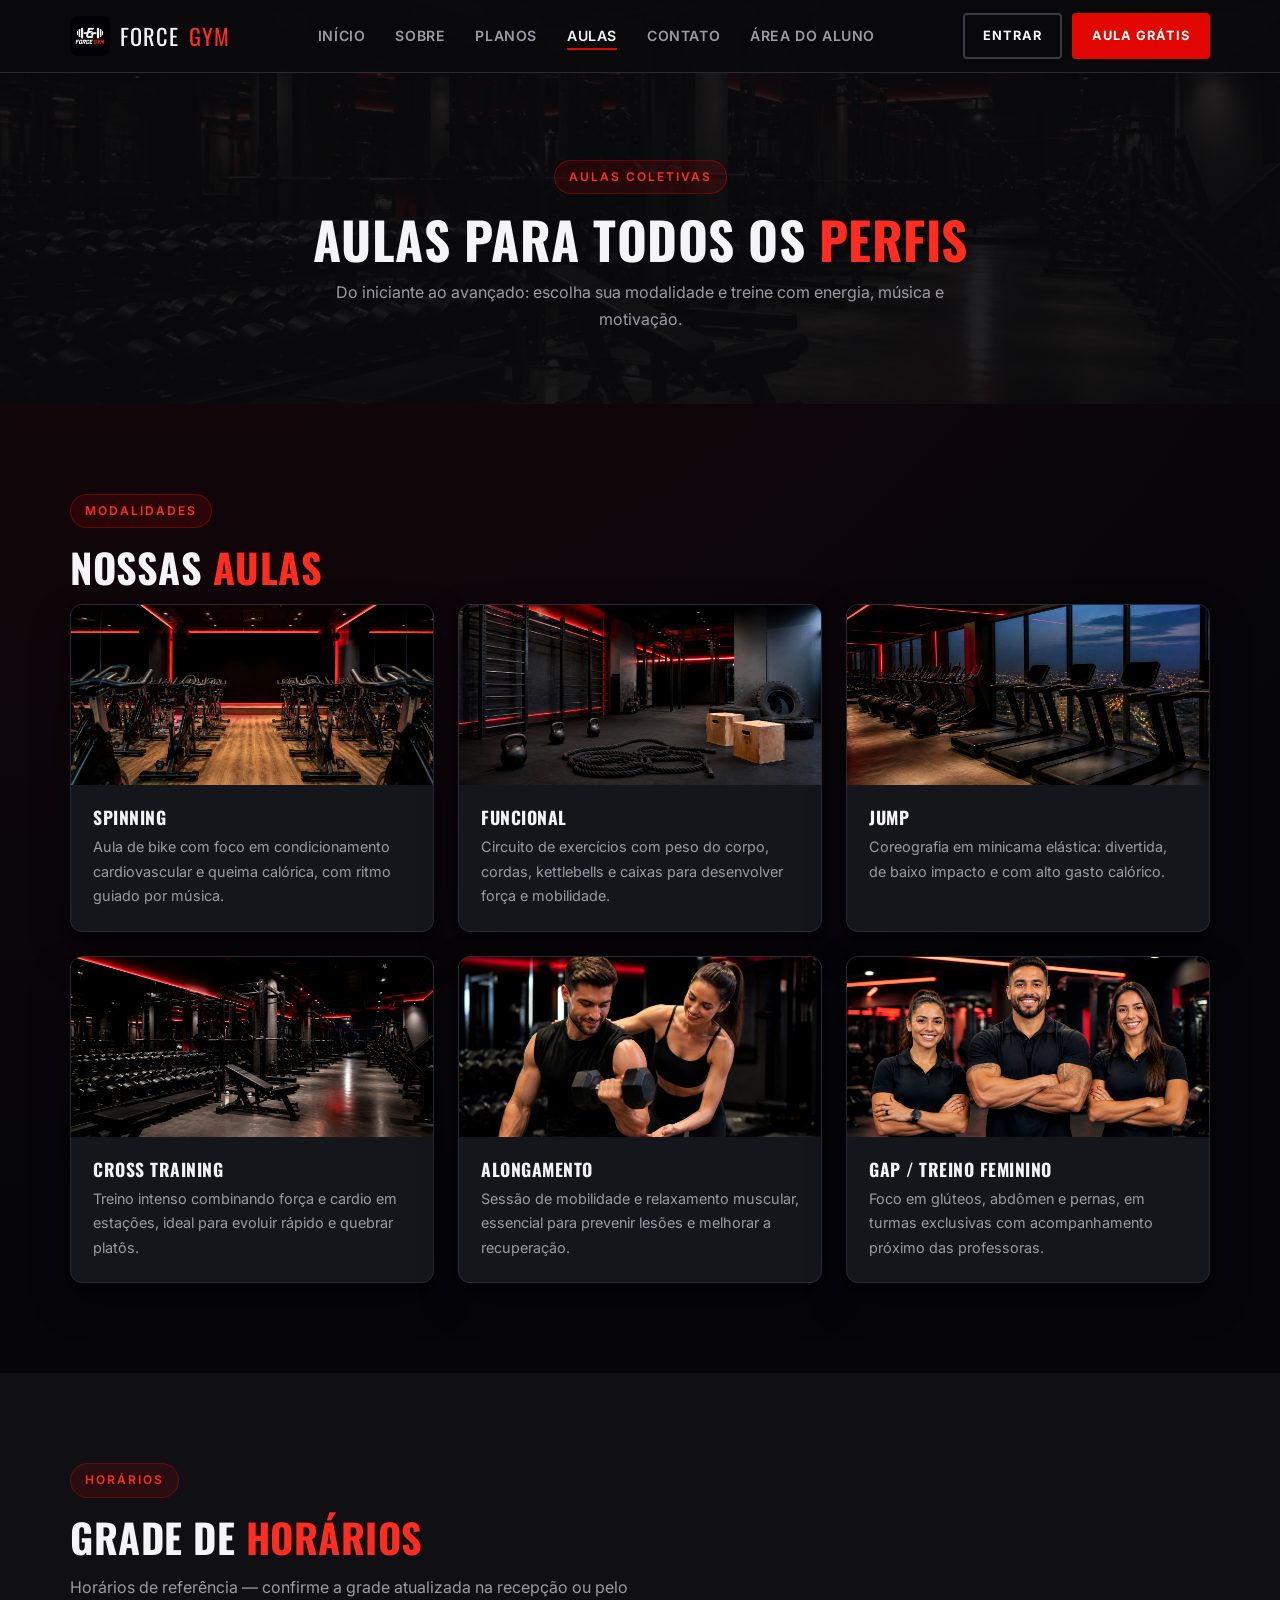
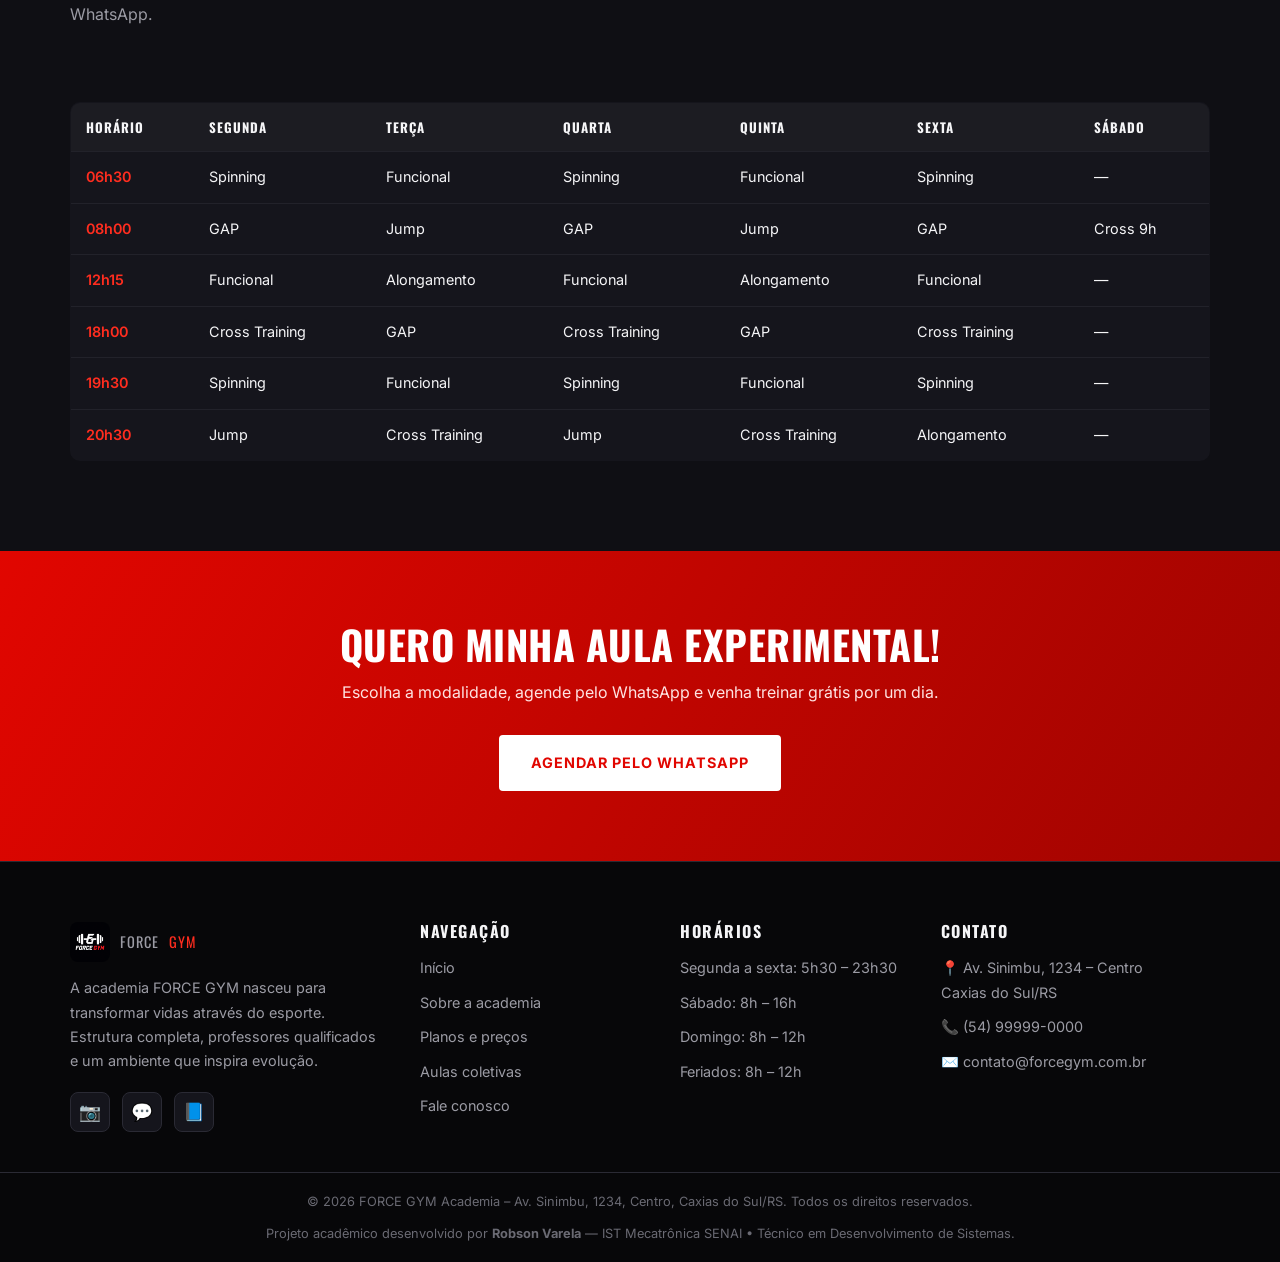
<file: aulas.html>
<!DOCTYPE html>
<html lang="pt-BR">
<head>
  <meta charset="UTF-8">
  <meta name="viewport" content="width=device-width, initial-scale=1.0">

  <title>Aulas Coletivas na Academia FORCE GYM – Spinning, Jump, Funcional e Mais | Caxias do Sul</title>
  <meta name="description" content="Aulas coletivas na FORCE GYM em Caxias do Sul: spinning, jump, funcional, cross training, alongamento e muito mais. Veja horários e agende sua aula experimental grátis!">
  <meta name="keywords" content="aulas coletivas caxias do sul, spinning caxias do sul, jump aula, funcional, cross training, alongamento academia, horários academia">
  <meta name="robots" content="index, follow">
  <link rel="canonical" href="https://www.forcegym.com.br/aulas">

  <meta property="og:type" content="website">
  <meta property="og:title" content="Aulas Coletivas – FORCE GYM Caxias do Sul">
  <meta property="og:description" content="Spinning, jump, funcional, cross training e alongamento com horários para todos. Aula experimental grátis!">
  <meta property="og:url" content="https://www.forcegym.com.br/aulas">
  <meta property="og:image" content="https://www.forcegym.com.br/assets/img/aulas.jpg">
  <meta property="og:locale" content="pt_BR">

  <link rel="icon" type="image/png" href="assets/img/logo.png">
  <link rel="preconnect" href="https://fonts.googleapis.com">
  <link rel="stylesheet" href="https://fonts.googleapis.com/css2?family=Inter:wght@400;600;700&family=Oswald:wght@500;700&display=swap">
  <link rel="stylesheet" href="assets/css/style.css">
</head>
<body>

  <nav class="nav">
    <div class="container">
      <a href="index.html" class="logo" aria-label="FORCE GYM – Página inicial">
        <img src="assets/img/logo.png" alt="Logotipo da academia FORCE GYM">
        FORCE<span>GYM</span>
      </a>
      <ul class="menu" id="menu">
        <li><a href="index.html">Início</a></li>
        <li><a href="sobre.html">Sobre</a></li>
        <li><a href="planos.html">Planos</a></li>
        <li><a href="aulas.html" class="active">Aulas</a></li>
        <li><a href="contato.html">Contato</a></li>
        <li><a href="login.html">Área do Aluno</a></li>
      </ul>
      <div class="nav-actions">
        <a href="login.html" class="btn btn-outline nav-login">Entrar</a>
        <a href="https://wa.me/5554999990000?text=Ol%C3%A1!%20Quero%20agendar%20minha%20aula%20experimental%20gr%C3%A1tis%20na%20FORCE%20GYM" target="_blank" rel="noopener" class="btn nav-cta">Aula Grátis</a>
      </div>
      <button class="menu-toggle" id="menuToggle" aria-label="Abrir menu">☰</button>
    </div>
  </nav>

  <header class="page-header">
    <div class="container">
      <span class="tag">Aulas coletivas</span>
      <h1>Aulas para todos os <span style="color:var(--red-2)">perfis</span></h1>
      <p>Do iniciante ao avançado: escolha sua modalidade e treine com energia, música e motivação.</p>
    </div>
  </header>

  <!-- Modalidades -->
  <section class="section">
    <div class="container">
      <span class="tag reveal">Modalidades</span>
      <h2 class="reveal">Nossas <span class="destaque">aulas</span></h2>
      <div class="grid-aulas">
        <article class="card-aula reveal">
          <img src="assets/img/aulas.jpg" alt="Aula de spinning na academia FORCE GYM em Caxias do Sul com bicicletas em estúdio climatizado">
          <div class="body">
            <h3>Spinning</h3>
            <p>Aula de bike com foco em condicionamento cardiovascular e queima calórica, com ritmo guiado por música.</p>
          </div>
        </article>
        <article class="card-aula reveal">
          <img src="assets/img/funcional.jpg" alt="Treino funcional com cordas e kettlebell na academia FORCE GYM">
          <div class="body">
            <h3>Funcional</h3>
            <p>Circuito de exercícios com peso do corpo, cordas, kettlebells e caixas para desenvolver força e mobilidade.</p>
          </div>
        </article>
        <article class="card-aula reveal">
          <img src="assets/img/cardio.jpg" alt="Aula de jump e cardio na academia FORCE GYM com esteiras e equipamentos">
          <div class="body">
            <h3>Jump</h3>
            <p>Coreografia em minicama elástica: divertida, de baixo impacto e com alto gasto calórico.</p>
          </div>
        </article>
        <article class="card-aula reveal">
          <img src="assets/img/musculacao.jpg" alt="Aula de cross training na academia FORCE GYM com halteres e barras">
          <div class="body">
            <h3>Cross Training</h3>
            <p>Treino intenso combinando força e cardio em estações, ideal para evoluir rápido e quebrar platôs.</p>
          </div>
        </article>
        <article class="card-aula reveal">
          <img src="assets/img/personal.jpg" alt="Alongamento e mobilidade com orientação de professor na academia FORCE GYM">
          <div class="body">
            <h3>Alongamento</h3>
            <p>Sessão de mobilidade e relaxamento muscular, essencial para prevenir lesões e melhorar a recuperação.</p>
          </div>
        </article>
        <article class="card-aula reveal">
          <img src="assets/img/equipe.jpg" alt="Aulas em dupla e treino orientado com professores na academia FORCE GYM">
          <div class="body">
            <h3>GAP / Treino Feminino</h3>
            <p>Foco em glúteos, abdômen e pernas, em turmas exclusivas com acompanhamento próximo das professoras.</p>
          </div>
        </article>
      </div>
    </div>
  </section>

  <!-- Horários -->
  <section class="section section-alt">
    <div class="container">
      <span class="tag reveal">Horários</span>
      <h2 class="reveal">Grade de <span class="destaque">horários</span></h2>
      <p class="subtitle reveal">Horários de referência — confirme a grade atualizada na recepção ou pelo WhatsApp.</p>
      <div class="reveal" style="overflow-x:auto;">
        <table class="tabela-aulas">
          <thead>
            <tr><th>Horário</th><th>Segunda</th><th>Terça</th><th>Quarta</th><th>Quinta</th><th>Sexta</th><th>Sábado</th></tr>
          </thead>
          <tbody>
            <tr><td>06h30</td><td>Spinning</td><td>Funcional</td><td>Spinning</td><td>Funcional</td><td>Spinning</td><td>—</td></tr>
            <tr><td>08h00</td><td>GAP</td><td>Jump</td><td>GAP</td><td>Jump</td><td>GAP</td><td>Cross 9h</td></tr>
            <tr><td>12h15</td><td>Funcional</td><td>Alongamento</td><td>Funcional</td><td>Alongamento</td><td>Funcional</td><td>—</td></tr>
            <tr><td>18h00</td><td>Cross Training</td><td>GAP</td><td>Cross Training</td><td>GAP</td><td>Cross Training</td><td>—</td></tr>
            <tr><td>19h30</td><td>Spinning</td><td>Funcional</td><td>Spinning</td><td>Funcional</td><td>Spinning</td><td>—</td></tr>
            <tr><td>20h30</td><td>Jump</td><td>Cross Training</td><td>Jump</td><td>Cross Training</td><td>Alongamento</td><td>—</td></tr>
          </tbody>
        </table>
      </div>
    </div>
  </section>

  <section class="cta">
    <div class="container">
      <h2>Quero minha aula experimental!</h2>
      <p>Escolha a modalidade, agende pelo WhatsApp e venha treinar grátis por um dia.</p>
      <a href="https://wa.me/5554999990000?text=Ol%C3%A1!%20Quero%20agendar%20uma%20aula%20experimental%20de%20aula%20coletiva%20na%20FORCE%20GYM" target="_blank" rel="noopener" class="btn">Agendar pelo WhatsApp</a>
    </div>
  </section>

  <footer class="footer">
    <div class="container">
      <div class="footer-grid">
        <div>
          <a href="index.html" class="logo" style="margin-bottom:14px; display:inline-flex"><img src="assets/img/logo.png" alt="Logotipo da academia FORCE GYM"> FORCE<span>GYM</span></a>
          <p>A academia FORCE GYM nasceu para transformar vidas através do esporte. Estrutura completa, professores qualificados e um ambiente que inspira evolução.</p>
          <div class="social">
            <a href="https://instagram.com/forcegym" target="_blank" rel="noopener" aria-label="Instagram da FORCE GYM">📷</a>
            <a href="https://wa.me/5554999990000" target="_blank" rel="noopener" aria-label="WhatsApp da FORCE GYM">💬</a>
            <a href="https://facebook.com/forcegym" target="_blank" rel="noopener" aria-label="Facebook da FORCE GYM">📘</a>
          </div>
        </div>
        <div>
          <h4>Navegação</h4>
          <ul>
            <li><a href="index.html">Início</a></li>
            <li><a href="sobre.html">Sobre a academia</a></li>
            <li><a href="planos.html">Planos e preços</a></li>
            <li><a href="aulas.html">Aulas coletivas</a></li>
            <li><a href="contato.html">Fale conosco</a></li>
          </ul>
        </div>
        <div>
          <h4>Horários</h4>
          <ul>
            <li>Segunda a sexta: 5h30 – 23h30</li>
            <li>Sábado: 8h – 16h</li>
            <li>Domingo: 8h – 12h</li>
            <li>Feriados: 8h – 12h</li>
          </ul>
        </div>
        <div>
          <h4>Contato</h4>
          <ul>
            <li>📍 Av. Sinimbu, 1234 – Centro<br>Caxias do Sul/RS</li>
            <li>📞 (54) 99999-0000</li>
            <li>✉️ contato@forcegym.com.br</li>
          </ul>
        </div>
      </div>
    </div>
    <div class="footer-bottom">
      <div class="container">
        <p>© <span id="ano"></span> FORCE GYM Academia – Av. Sinimbu, 1234, Centro, Caxias do Sul/RS. Todos os direitos reservados.</p>
        <p class="creditos-academicos">Projeto acadêmico desenvolvido por <strong>Robson Varela</strong> — IST Mecatrônica SENAI • Técnico em Desenvolvimento de Sistemas.</p>
      </div>
    </div>
  </footer>

  <button id="btnTopo" aria-label="Voltar ao topo">↑</button>

  <script src="assets/js/main.js"></script>
</body>
</html>
</file>
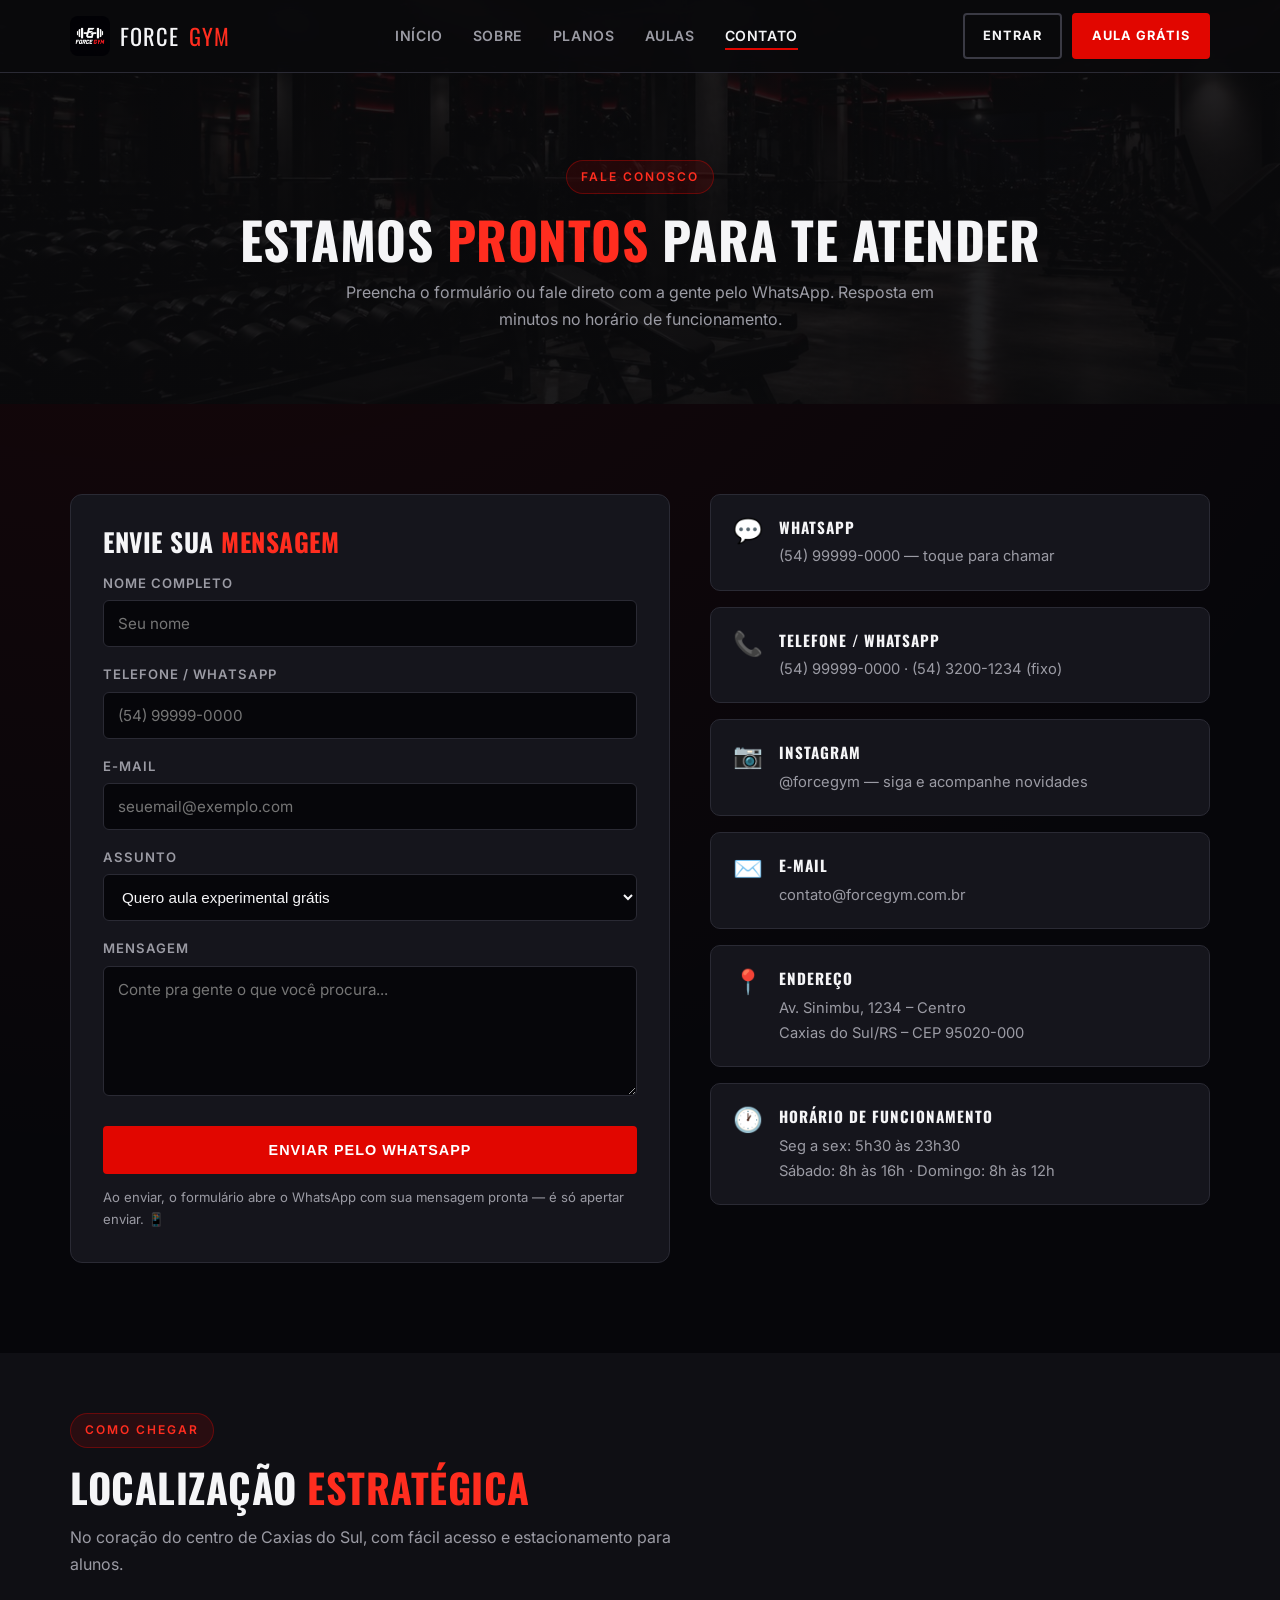
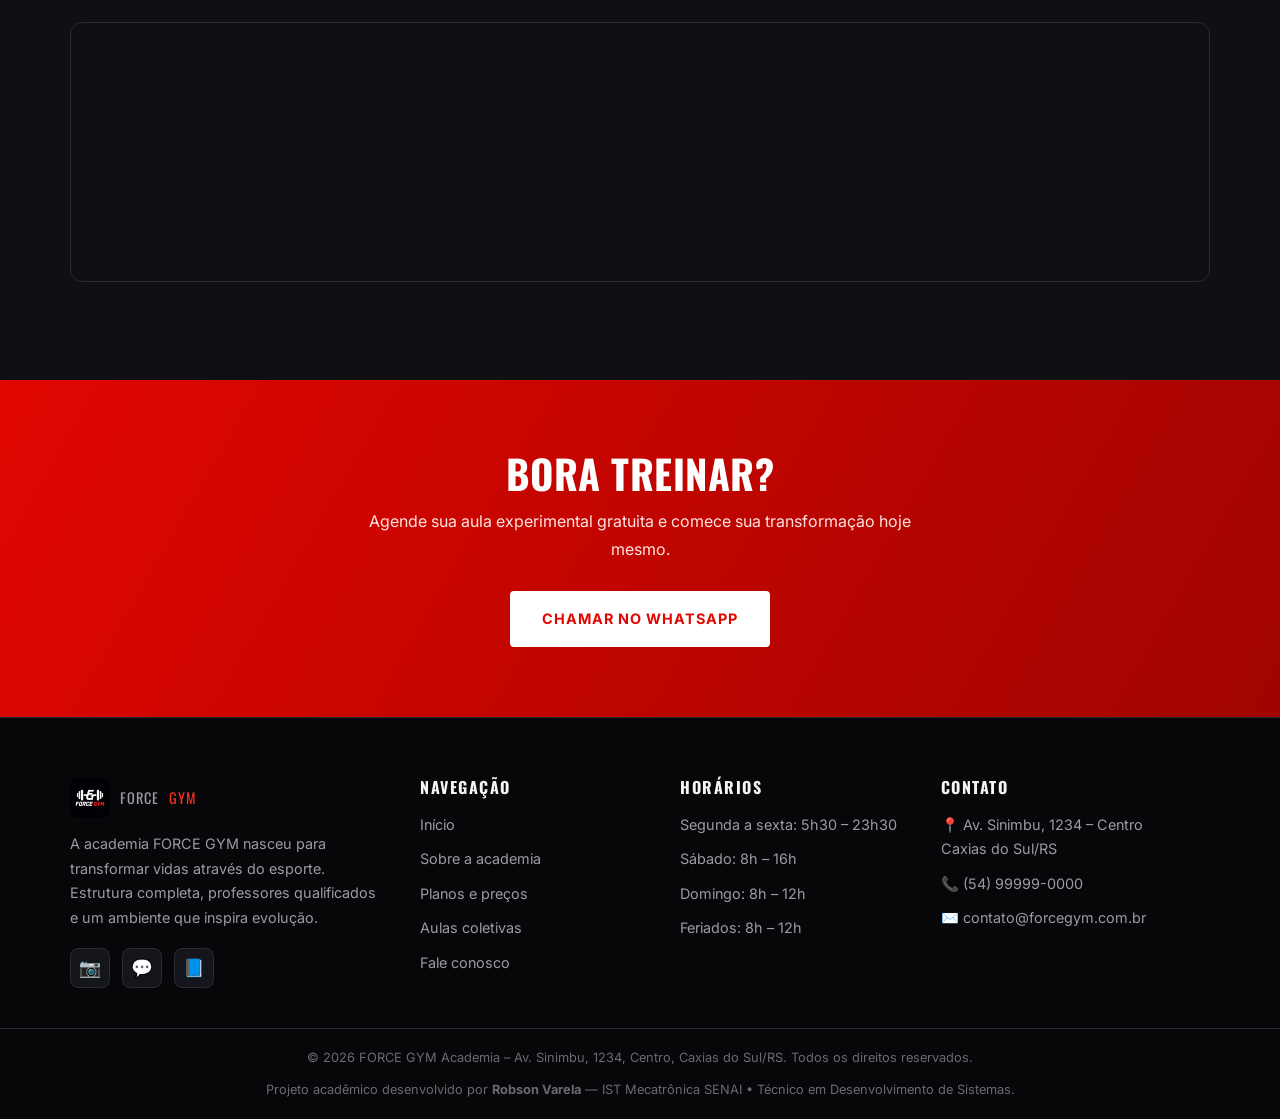
<file: contato.html>
<!DOCTYPE html>
<html lang="pt-BR">
<head>
  <meta charset="UTF-8">
  <meta name="viewport" content="width=device-width, initial-scale=1.0">

  <title>Contato – Academia FORCE GYM em Caxias do Sul | WhatsApp, Telefone e Endereço</title>
  <meta name="description" content="Fale com a FORCE GYM academia em Caxias do Sul: WhatsApp, telefone, Instagram e endereço na Av. Sinimbu, 1234 – Centro. Agende sua aula experimental grátis!">
  <meta name="keywords" content="contato academia caxias do sul, whatsapp academia, telefone academia, força gym endereço, aula experimental">
  <meta name="robots" content="index, follow">
  <link rel="canonical" href="https://www.forcegym.com.br/contato">

  <meta property="og:type" content="website">
  <meta property="og:title" content="Contato – FORCE GYM Caxias do Sul">
  <meta property="og:description" content="WhatsApp, telefone, Instagram e endereço. Agende sua aula experimental grátis!">
  <meta property="og:url" content="https://www.forcegym.com.br/contato">
  <meta property="og:image" content="https://www.forcegym.com.br/assets/img/recepcao.jpg">
  <meta property="og:locale" content="pt_BR">

  <link rel="icon" type="image/png" href="assets/img/logo.png">
  <link rel="preconnect" href="https://fonts.googleapis.com">
  <link rel="stylesheet" href="https://fonts.googleapis.com/css2?family=Inter:wght@400;600;700&family=Oswald:wght@500;700&display=swap">
  <link rel="stylesheet" href="assets/css/style.css">
</head>
<body>

  <nav class="nav">
    <div class="container">
      <a href="index.html" class="logo" aria-label="FORCE GYM – Página inicial">
        <img src="assets/img/logo.png" alt="Logotipo da academia FORCE GYM">
        FORCE<span>GYM</span>
      </a>
      <ul class="menu" id="menu">
        <li><a href="index.html">Início</a></li>
        <li><a href="sobre.html">Sobre</a></li>
        <li><a href="planos.html">Planos</a></li>
        <li><a href="aulas.html">Aulas</a></li>
        <li><a href="contato.html" class="active">Contato</a></li>
      </ul>
      <div class="nav-actions">
        <a href="login.html" class="btn btn-outline nav-login">Entrar</a>
        <a href="https://wa.me/5554999990000?text=Ol%C3%A1!%20Quero%20agendar%20minha%20aula%20experimental%20gr%C3%A1tis%20na%20FORCE%20GYM" target="_blank" rel="noopener" class="btn nav-cta">Aula Grátis</a>
      </div>
      <button class="menu-toggle" id="menuToggle" aria-label="Abrir menu">☰</button>
    </div>
  </nav>

  <header class="page-header">
    <div class="container">
      <span class="tag">Fale conosco</span>
      <h1>Estamos <span style="color:var(--red-2)">prontos</span> para te atender</h1>
      <p>Preencha o formulário ou fale direto com a gente pelo WhatsApp. Resposta em minutos no horário de funcionamento.</p>
    </div>
  </header>

  <section class="section">
    <div class="container contato-grid">
      <!-- Formulário -->
      <div class="form reveal">
        <h2 style="font-size:1.6rem;">Envie sua <span class="destaque">mensagem</span></h2>
        <form id="formContato">
          <label for="nome">Nome completo</label>
          <input type="text" id="nome" name="nome" placeholder="Seu nome" required>

          <label for="telefone">Telefone / WhatsApp</label>
          <input type="tel" id="telefone" name="telefone" placeholder="(54) 99999-0000" required>

          <label for="email">E-mail</label>
          <input type="email" id="email" name="email" placeholder="seuemail@exemplo.com">

          <label for="assunto">Assunto</label>
          <select id="assunto" name="assunto" style="width:100%; background:var(--bg); border:1px solid var(--border); border-radius:6px; color:var(--white); padding:13px 14px; font-size:0.95rem;">
            <option value="Aula experimental">Quero aula experimental grátis</option>
            <option value="Planos e preços">Quero saber os planos e preços</option>
            <option value="Personal trainer">Quero contratar personal trainer</option>
            <option value="Outro assunto">Outro assunto</option>
          </select>

          <label for="mensagem">Mensagem</label>
          <textarea id="mensagem" name="mensagem" placeholder="Conte pra gente o que você procura..."></textarea>

          <button type="submit" class="btn">Enviar pelo WhatsApp</button>
        </form>
        <p style="color:var(--gray); font-size:0.82rem; margin-top:12px;">Ao enviar, o formulário abre o WhatsApp com sua mensagem pronta — é só apertar enviar. 📱</p>
      </div>

      <!-- Informações de contato -->
      <div class="info-contato reveal">
        <div class="card-info">
          <span class="icone">💬</span>
          <div>
            <strong>WhatsApp</strong>
            <p><a href="https://wa.me/5554999990000?text=Ol%C3%A1!%20Vim%20pelo%20site%20da%20FORCE%20GYM%20e%20quero%20mais%20informa%C3%A7%C3%B5es" target="_blank" rel="noopener">(54) 99999-0000 — toque para chamar</a></p>
          </div>
        </div>
        <div class="card-info">
          <span class="icone">📞</span>
          <div>
            <strong>Telefone / WhatsApp</strong>
            <p><a href="tel:+5554999990000">(54) 99999-0000</a> · <a href="tel:+555432001234">(54) 3200-1234 (fixo)</a></p>
          </div>
        </div>
        <div class="card-info">
          <span class="icone">📷</span>
          <div>
            <strong>Instagram</strong>
            <p><a href="https://instagram.com/forcegym" target="_blank" rel="noopener">@forcegym — siga e acompanhe novidades</a></p>
          </div>
        </div>
        <div class="card-info">
          <span class="icone">✉️</span>
          <div>
            <strong>E-mail</strong>
            <p><a href="mailto:contato@forcegym.com.br">contato@forcegym.com.br</a></p>
          </div>
        </div>
        <div class="card-info">
          <span class="icone">📍</span>
          <div>
            <strong>Endereço</strong>
            <p>Av. Sinimbu, 1234 – Centro<br>Caxias do Sul/RS – CEP 95020-000</p>
          </div>
        </div>
        <div class="card-info">
          <span class="icone">🕐</span>
          <div>
            <strong>Horário de funcionamento</strong>
            <p>Seg a sex: 5h30 às 23h30<br>Sábado: 8h às 16h · Domingo: 8h às 12h</p>
          </div>
        </div>
      </div>
    </div>
  </section>

  <!-- Mapa -->
  <section class="section section-alt" style="padding-top:60px;">
    <div class="container">
      <span class="tag reveal">Como chegar</span>
      <h2 class="reveal">Localização <span class="destaque">estratégica</span></h2>
      <p class="subtitle reveal">No coração do centro de Caxias do Sul, com fácil acesso e estacionamento para alunos.</p>
      <div class="mapa reveal">
        <iframe title="Mapa com a localização da academia FORCE GYM em Caxias do Sul" src="https://www.google.com/maps?q=Av.+Sinimbu,+Caxias+do+Sul,+RS&output=embed" loading="lazy" referrerpolicy="no-referrer-when-downgrade" allowfullscreen></iframe>
      </div>
    </div>
  </section>

  <section class="cta">
    <div class="container">
      <h2>Bora treinar?</h2>
      <p>Agende sua aula experimental gratuita e comece sua transformação hoje mesmo.</p>
      <a href="https://wa.me/5554999990000?text=Ol%C3%A1!%20Quero%20agendar%20minha%20aula%20experimental%20gr%C3%A1tis%20na%20FORCE%20GYM" target="_blank" rel="noopener" class="btn">Chamar no WhatsApp</a>
    </div>
  </section>

  <footer class="footer">
    <div class="container">
      <div class="footer-grid">
        <div>
          <a href="index.html" class="logo" style="margin-bottom:14px; display:inline-flex"><img src="assets/img/logo.png" alt="Logotipo da academia FORCE GYM"> FORCE<span>GYM</span></a>
          <p>A academia FORCE GYM nasceu para transformar vidas através do esporte. Estrutura completa, professores qualificados e um ambiente que inspira evolução.</p>
          <div class="social">
            <a href="https://instagram.com/forcegym" target="_blank" rel="noopener" aria-label="Instagram da FORCE GYM">📷</a>
            <a href="https://wa.me/5554999990000" target="_blank" rel="noopener" aria-label="WhatsApp da FORCE GYM">💬</a>
            <a href="https://facebook.com/forcegym" target="_blank" rel="noopener" aria-label="Facebook da FORCE GYM">📘</a>
          </div>
        </div>
        <div>
          <h4>Navegação</h4>
          <ul>
            <li><a href="index.html">Início</a></li>
            <li><a href="sobre.html">Sobre a academia</a></li>
            <li><a href="planos.html">Planos e preços</a></li>
            <li><a href="aulas.html">Aulas coletivas</a></li>
            <li><a href="contato.html">Fale conosco</a></li>
          </ul>
        </div>
        <div>
          <h4>Horários</h4>
          <ul>
            <li>Segunda a sexta: 5h30 – 23h30</li>
            <li>Sábado: 8h – 16h</li>
            <li>Domingo: 8h – 12h</li>
            <li>Feriados: 8h – 12h</li>
          </ul>
        </div>
        <div>
          <h4>Contato</h4>
          <ul>
            <li>📍 Av. Sinimbu, 1234 – Centro<br>Caxias do Sul/RS</li>
            <li>📞 (54) 99999-0000</li>
            <li>✉️ contato@forcegym.com.br</li>
          </ul>
        </div>
      </div>
    </div>
    <div class="footer-bottom">
      <div class="container">
        <p>© <span id="ano"></span> FORCE GYM Academia – Av. Sinimbu, 1234, Centro, Caxias do Sul/RS. Todos os direitos reservados.</p>
        <p class="creditos-academicos">Projeto acadêmico desenvolvido por <strong>Robson Varela</strong> — IST Mecatrônica SENAI • Técnico em Desenvolvimento de Sistemas.</p>
      </div>
    </div>
  </footer>

  <button id="btnTopo" aria-label="Voltar ao topo">↑</button>

  <script src="assets/js/main.js"></script>
</body>
</html>
</file>
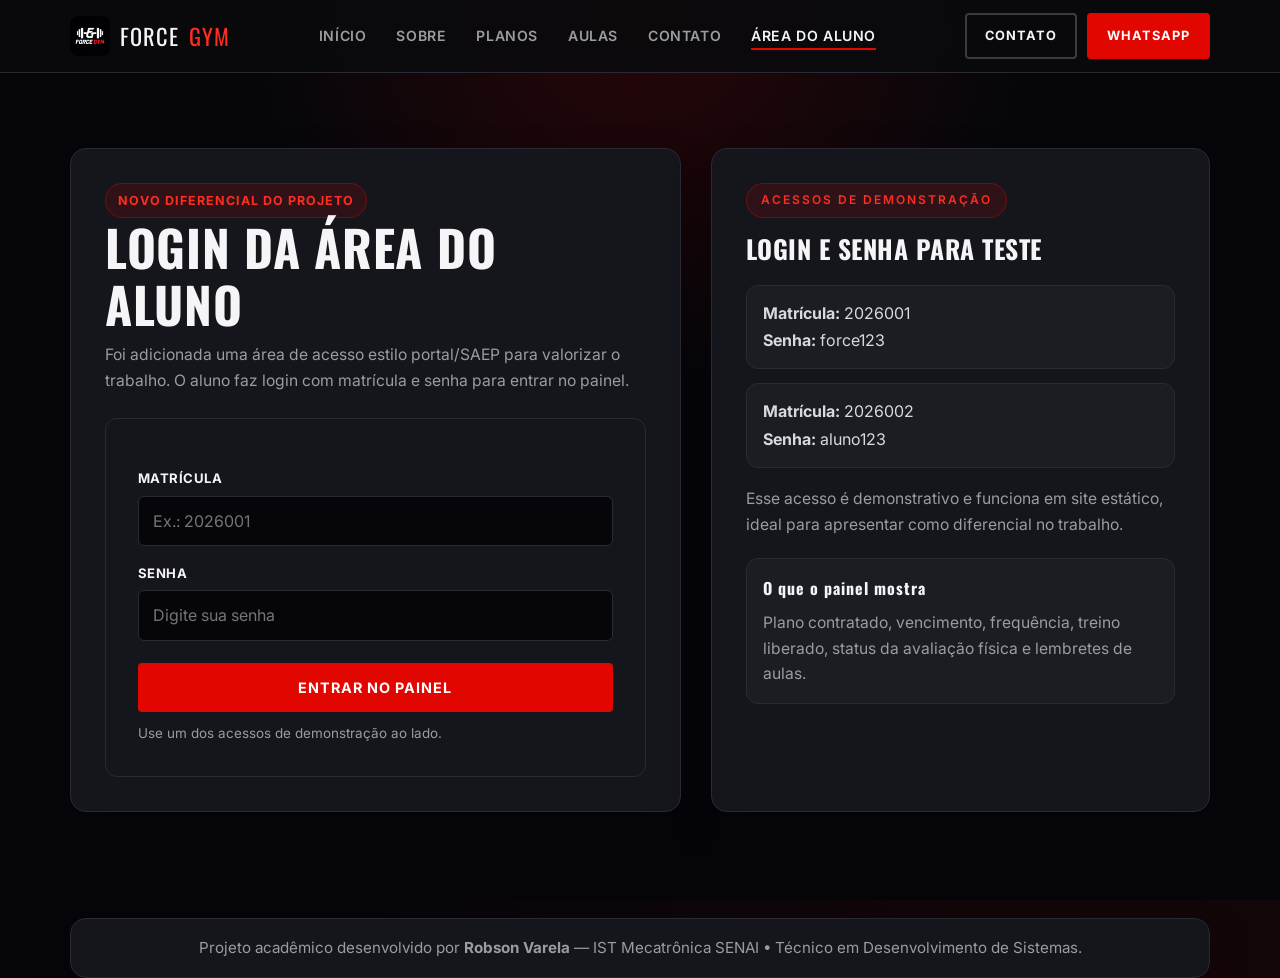
<file: login.html>
<!DOCTYPE html>
<html lang="pt-BR">
<head>
  <meta charset="UTF-8">
  <meta name="viewport" content="width=device-width, initial-scale=1.0">
  <title>Área do Aluno – Login | FORCE GYM</title>
  <meta name="description" content="Acesse a área do aluno da FORCE GYM com matrícula e senha para visualizar plano, frequência, vencimento e treino.">
  <meta name="robots" content="noindex, nofollow">
  <link rel="icon" type="image/png" href="assets/img/logo.png">
  <link rel="preconnect" href="https://fonts.googleapis.com">
  <link rel="stylesheet" href="https://fonts.googleapis.com/css2?family=Inter:wght@400;600;700&family=Oswald:wght@500;700&display=swap">
  <link rel="stylesheet" href="assets/css/style.css">
</head>
<body>
  <nav class="nav">
    <div class="container">
      <a href="index.html" class="logo" aria-label="FORCE GYM – Página inicial">
        <img src="assets/img/logo.png" alt="Logotipo da academia FORCE GYM">
        FORCE<span>GYM</span>
      </a>
      <ul class="menu" id="menu">
        <li><a href="index.html">Início</a></li>
        <li><a href="sobre.html">Sobre</a></li>
        <li><a href="planos.html">Planos</a></li>
        <li><a href="aulas.html">Aulas</a></li>
        <li><a href="contato.html">Contato</a></li>
        <li><a href="login.html" class="active">Área do Aluno</a></li>
      </ul>
      <div class="nav-actions">
        <a href="contato.html" class="btn btn-outline nav-login">Contato</a>
        <a href="https://wa.me/5554999990000" target="_blank" rel="noopener" class="btn nav-cta">WhatsApp</a>
      </div>
      <button class="menu-toggle" id="menuToggle" aria-label="Abrir menu">☰</button>
    </div>
  </nav>

  <main class="login-wrap login-font-fix">
    <div class="container login-grid">
      <section class="login-card reveal">
        <span class="demo-badge">Novo diferencial do projeto</span>
        <h1>Login da <span class="destaque">Área do Aluno</span></h1>
        <p>Foi adicionada uma área de acesso estilo portal/SAEP para valorizar o trabalho. O aluno faz login com matrícula e senha para entrar no painel.</p>
        <form id="formLogin" class="form login-form" style="margin-top:24px;">
          <label for="matricula">Matrícula</label>
          <input type="text" id="matricula" name="matricula" placeholder="Ex.: 2026001" required>

          <label for="senha">Senha</label>
          <input type="password" id="senha" name="senha" placeholder="Digite sua senha" required>

          <button type="submit" class="btn">Entrar no painel</button>
          <p id="loginAviso" class="help">Use um dos acessos de demonstração ao lado.</p>
        </form>
      </section>

      <aside class="portal-card reveal">
        <span class="tag">Acessos de demonstração</span>
        <h2 style="font-size:1.6rem; margin-bottom:10px;">Login e senha para teste</h2>
        <ul class="login-list">
          <li><strong>Matrícula:</strong> 2026001<br><strong>Senha:</strong> force123</li>
          <li><strong>Matrícula:</strong> 2026002<br><strong>Senha:</strong> aluno123</li>
        </ul>
        <p style="margin-top:18px;">Esse acesso é demonstrativo e funciona em site estático, ideal para apresentar como diferencial no trabalho.</p>
        <div style="margin-top:20px; padding:16px; border-radius:12px; background:rgba(255,255,255,0.03); border:1px solid var(--border);">
          <strong style="display:block; margin-bottom:8px; font-family:var(--font-title); letter-spacing:1px;">O que o painel mostra</strong>
          <p>Plano contratado, vencimento, frequência, treino liberado, status da avaliação física e lembretes de aulas.</p>
        </div>
      </aside>
    </div>
  </main>
    <div class="container" style="margin-top:18px;">
      <div class="portal-card" style="padding:16px 20px;">
        <p class="creditos-academicos" style="margin:0; text-align:center;">Projeto acadêmico desenvolvido por <strong>Robson Varela</strong> — IST Mecatrônica SENAI • Técnico em Desenvolvimento de Sistemas.</p>
      </div>
    </div>


  <script src="assets/js/main.js"></script>
  <script src="assets/js/auth.js"></script>
</body>
</html>
</file>
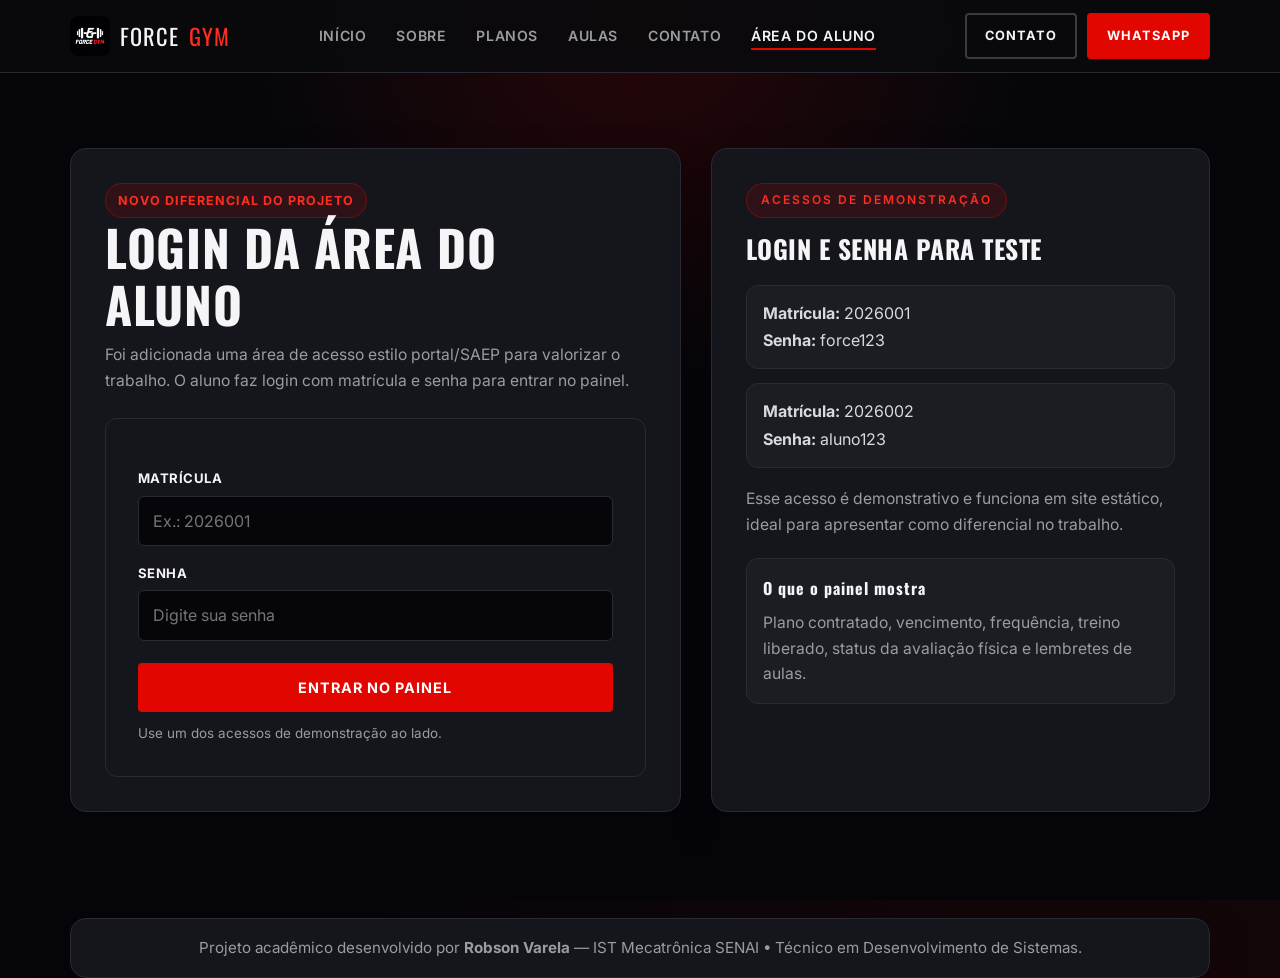
<file: painel.html>
<!DOCTYPE html>
<html lang="pt-BR">
<head>
  <meta charset="UTF-8">
  <meta name="viewport" content="width=device-width, initial-scale=1.0">
  <title>Painel do Aluno | FORCE GYM</title>
  <meta name="description" content="Painel do aluno da FORCE GYM com dados de plano, frequência, treino e agenda.">
  <meta name="robots" content="noindex, nofollow">
  <link rel="icon" type="image/png" href="assets/img/logo.png">
  <link rel="preconnect" href="https://fonts.googleapis.com">
  <link rel="stylesheet" href="https://fonts.googleapis.com/css2?family=Inter:wght@400;600;700&family=Oswald:wght@500;700&display=swap">
  <link rel="stylesheet" href="assets/css/style.css">
</head>
<body>
  <main class="login-wrap" id="painelAluno">
    <div class="container">
      <section class="portal-card">
        <div class="portal-top">
          <div class="portal-user">
            <div class="portal-avatar" id="avatarAluno">FG</div>
            <div>
              <span class="demo-badge">Área logada</span>
              <h1 id="nomeAluno">Aluno</h1>
              <p id="matriculaAluno">Matrícula</p>
            </div>
          </div>
          <div style="display:flex; gap:10px; flex-wrap:wrap;">
            <a href="index.html" class="btn btn-outline">Voltar ao site</a>
            <button id="sairBtn" class="btn">Sair</button>
          </div>
        </div>

        <div class="portal-kpis">
          <div class="kpi"><span class="tag">Plano</span><strong id="planoAluno">—</strong><p>Status <span class="status-ok">ativo</span></p></div>
          <div class="kpi"><span class="tag">Vencimento</span><strong id="vencimentoAluno">—</strong><p>Próxima cobrança</p></div>
          <div class="kpi"><span class="tag">Frequência</span><strong id="frequenciaAluno">—</strong><p>Check-ins contabilizados</p></div>
          <div class="kpi"><span class="tag">Objetivo</span><strong id="objetivoAluno">—</strong><p>Meta principal</p></div>
        </div>

        <div class="portal-layout">
          <section class="portal-section">
            <h2 style="font-size:1.45rem; margin-bottom:12px;">Treino e acompanhamento</h2>
            <ul class="portal-list">
              <li><strong>Treino liberado:</strong> <span id="treinoAluno">—</span></li>
              <li><strong>Avaliação física:</strong> <span class="status-ok">realizada e válida por 30 dias</span></li>
              <li><strong>Próxima aula sugerida:</strong> Spinning – quarta às 19h30</li>
              <li><strong>Recado da equipe:</strong> mantenha hidratação e compareça 10 minutos antes das aulas coletivas.</li>
            </ul>
          </section>
          <aside class="portal-section">
            <h2 style="font-size:1.45rem; margin-bottom:12px;">Situação financeira</h2>
            <ul class="portal-list">
              <li><strong>Mensalidade:</strong> <span class="status-ok">em dia</span></li>
              <li><strong>Renovação automática:</strong> habilitada</li>
              <li><strong>Benefícios:</strong> app do aluno, aulas coletivas e avaliação física</li>
              <li><strong>Observação:</strong> painel demonstrativo para apresentação escolar</li>
            </ul>
          </aside>
        </div>
      </section>
    </div>
  
    <div class="container" style="margin-top:18px;">
      <div class="portal-card" style="padding:16px 20px;">
        <p class="creditos-academicos" style="margin:0; text-align:center;">Projeto acadêmico desenvolvido por <strong>Robson Varela</strong> — IST Mecatrônica SENAI • Técnico em Desenvolvimento de Sistemas.</p>
      </div>
    </div>
  </main>

  <script src="assets/js/auth.js"></script>
</body>
</html>
</file>
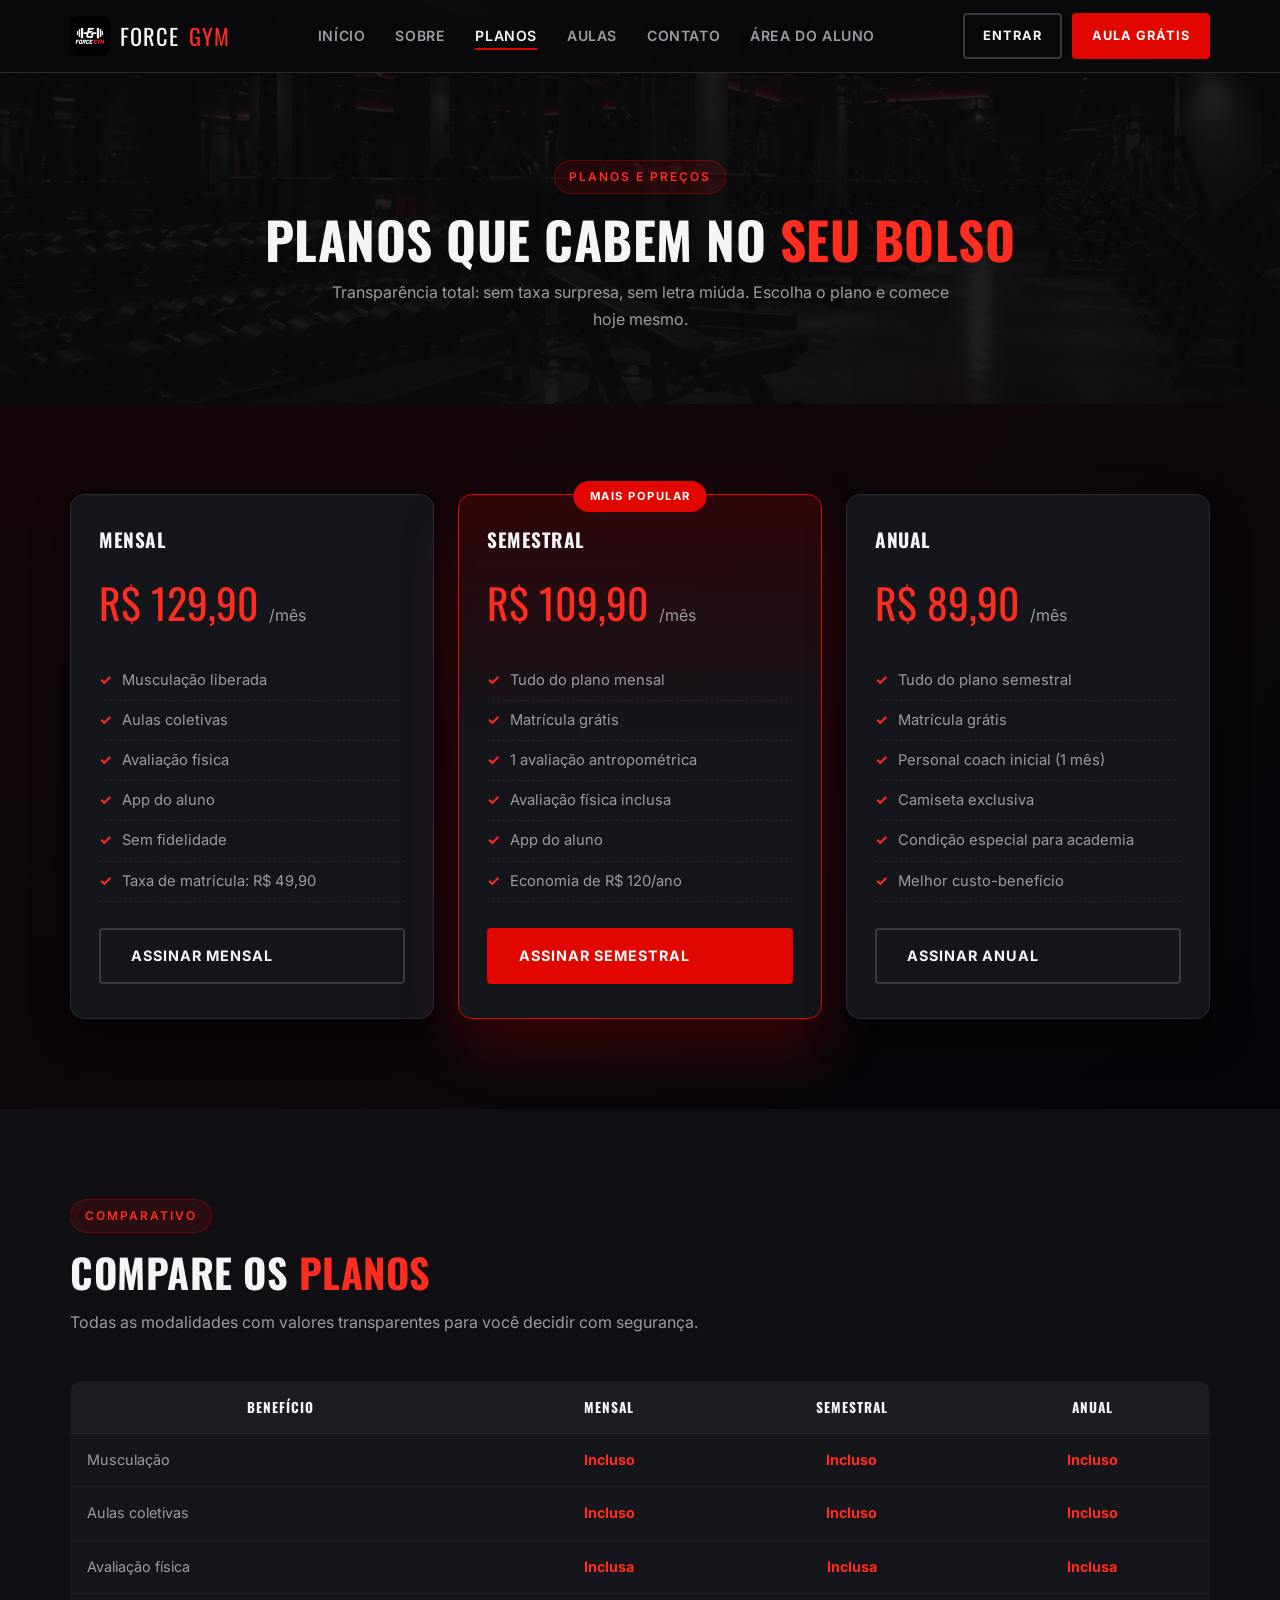
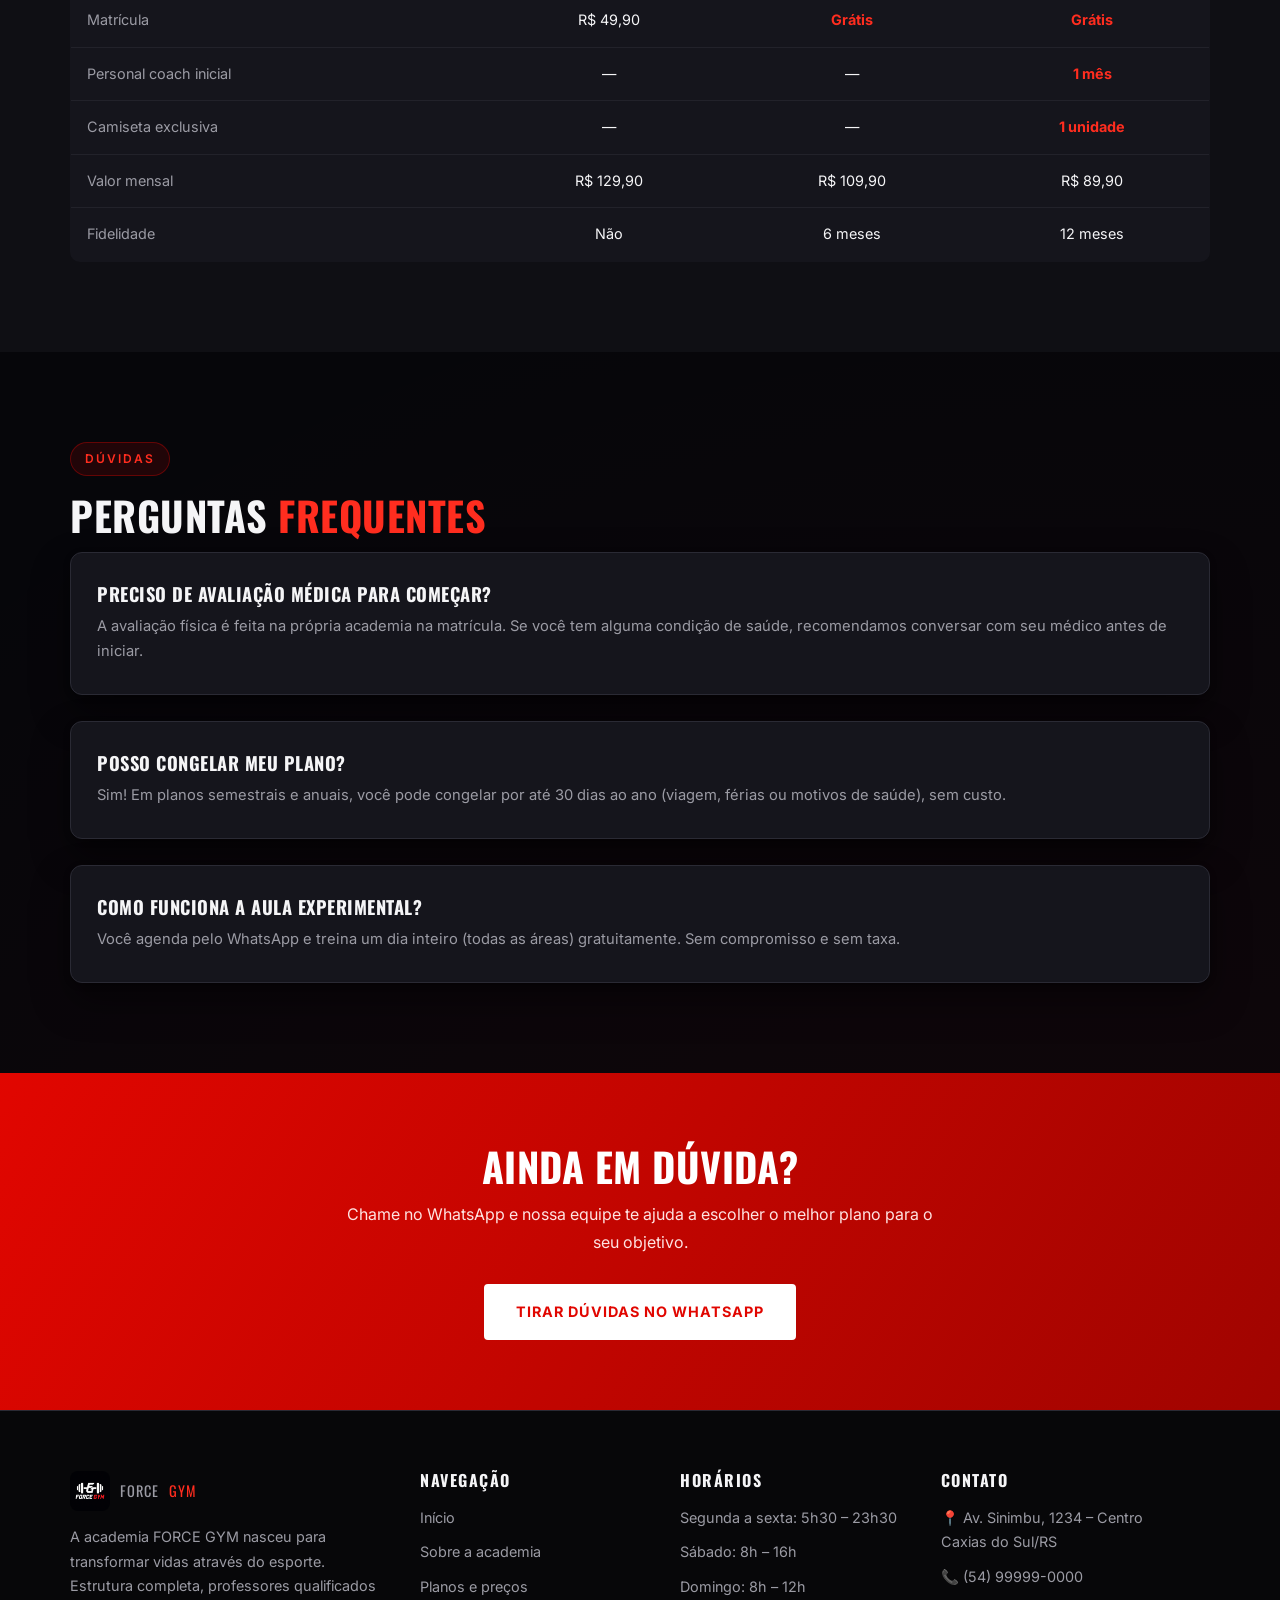
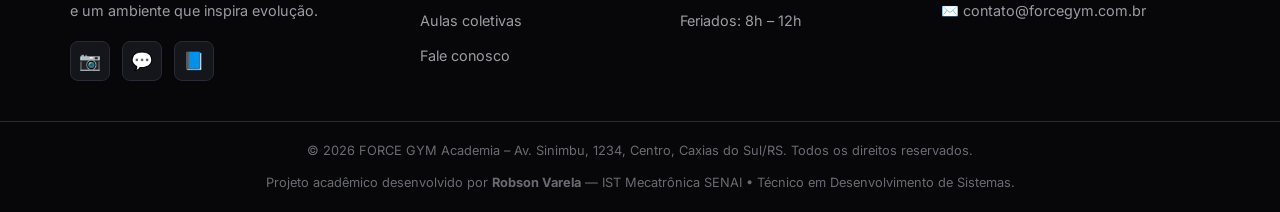
<file: planos.html>
<!DOCTYPE html>
<html lang="pt-BR">
<head>
  <meta charset="UTF-8">
  <meta name="viewport" content="width=device-width, initial-scale=1.0">

  <title>Planos e Preços – Academia FORCE GYM em Caxias do Sul</title>
  <meta name="description" content="Planos de academia em Caxias do Sul a partir de R$ 89,90/mês. Plano mensal, semestral e anual com aulas coletivas inclusas. Matrícula grátis. Assine pelo WhatsApp!">
  <meta name="keywords" content="plano academia caxias do sul, preço academia, mensalidade academia, matrícula grátis academia, academia barata caxias do sul">
  <meta name="robots" content="index, follow">
  <link rel="canonical" href="https://www.forcegym.com.br/planos">

  <meta property="og:type" content="website">
  <meta property="og:title" content="Planos e Preços – FORCE GYM Caxias do Sul">
  <meta property="og:description" content="Planos a partir de R$ 89,90/mês com aulas coletivas inclusas e matrícula grátis.">
  <meta property="og:url" content="https://www.forcegym.com.br/planos">
  <meta property="og:image" content="https://www.forcegym.com.br/assets/img/musculacao.jpg">
  <meta property="og:locale" content="pt_BR">

  <link rel="icon" type="image/png" href="assets/img/logo.png">
  <link rel="preconnect" href="https://fonts.googleapis.com">
  <link rel="stylesheet" href="https://fonts.googleapis.com/css2?family=Inter:wght@400;600;700&family=Oswald:wght@500;700&display=swap">
  <link rel="stylesheet" href="assets/css/style.css">
</head>
<body>

  <nav class="nav">
    <div class="container">
      <a href="index.html" class="logo" aria-label="FORCE GYM – Página inicial">
        <img src="assets/img/logo.png" alt="Logotipo da academia FORCE GYM">
        FORCE<span>GYM</span>
      </a>
      <ul class="menu" id="menu">
        <li><a href="index.html">Início</a></li>
        <li><a href="sobre.html">Sobre</a></li>
        <li><a href="planos.html" class="active">Planos</a></li>
        <li><a href="aulas.html">Aulas</a></li>
        <li><a href="contato.html">Contato</a></li>
        <li><a href="login.html">Área do Aluno</a></li>
      </ul>
      <div class="nav-actions">
        <a href="login.html" class="btn btn-outline nav-login">Entrar</a>
        <a href="https://wa.me/5554999990000?text=Ol%C3%A1!%20Quero%20agendar%20minha%20aula%20experimental%20gr%C3%A1tis%20na%20FORCE%20GYM" target="_blank" rel="noopener" class="btn nav-cta">Aula Grátis</a>
      </div>
      <button class="menu-toggle" id="menuToggle" aria-label="Abrir menu">☰</button>
    </div>
  </nav>

  <header class="page-header">
    <div class="container">
      <span class="tag">Planos e preços</span>
      <h1>Planos que cabem no <span style="color:var(--red-2)">seu bolso</span></h1>
      <p>Transparência total: sem taxa surpresa, sem letra miúda. Escolha o plano e comece hoje mesmo.</p>
    </div>
  </header>

  <!-- Cards de planos -->
  <section class="section">
    <div class="container">
      <div class="grid-planos">
        <article class="card-plano reveal">
          <h3>Mensal</h3>
          <div class="preco">R$ 129,90 <small>/mês</small></div>
          <ul>
            <li>Musculação liberada</li>
            <li>Aulas coletivas</li>
            <li>Avaliação física</li>
            <li>App do aluno</li>
            <li>Sem fidelidade</li>
            <li>Taxa de matrícula: R$ 49,90</li>
          </ul>
          <a href="https://wa.me/5554999990000?text=Ol%C3%A1!%20Quero%20o%20plano%20MENSAL%20da%20FORCE%20GYM" target="_blank" rel="noopener" class="btn btn-outline">Assinar mensal</a>
        </article>
        <article class="card-plano destaque-plano reveal">
          <span class="selo">Mais popular</span>
          <h3>Semestral</h3>
          <div class="preco">R$ 109,90 <small>/mês</small></div>
          <ul>
            <li>Tudo do plano mensal</li>
            <li>Matrícula grátis</li>
            <li>1 avaliação antropométrica</li>
            <li>Avaliação física inclusa</li>
            <li>App do aluno</li>
            <li>Economia de R$ 120/ano</li>
          </ul>
          <a href="https://wa.me/5554999990000?text=Ol%C3%A1!%20Quero%20o%20plano%20SEMESTRAL%20da%20FORCE%20GYM" target="_blank" rel="noopener" class="btn">Assinar semestral</a>
        </article>
        <article class="card-plano reveal">
          <h3>Anual</h3>
          <div class="preco">R$ 89,90 <small>/mês</small></div>
          <ul>
            <li>Tudo do plano semestral</li>
            <li>Matrícula grátis</li>
            <li>Personal coach inicial (1 mês)</li>
            <li>Camiseta exclusiva</li>
            <li>Condição especial para academia</li>
            <li>Melhor custo-benefício</li>
          </ul>
          <a href="https://wa.me/5554999990000?text=Ol%C3%A1!%20Quero%20o%20plano%20ANUAL%20da%20FORCE%20GYM" target="_blank" rel="noopener" class="btn btn-outline">Assinar anual</a>
        </article>
      </div>
    </div>
  </section>

  <!-- Tabela comparativa -->
  <section class="section section-alt">
    <div class="container">
      <span class="tag reveal">Comparativo</span>
      <h2 class="reveal">Compare os <span class="destaque">planos</span></h2>
      <p class="subtitle reveal">Todas as modalidades com valores transparentes para você decidir com segurança.</p>
      <div class="reveal" style="overflow-x:auto;">
        <table class="tabela-plano">
          <thead>
            <tr>
              <th>Benefício</th>
              <th>Mensal</th>
              <th>Semestral</th>
              <th>Anual</th>
            </tr>
          </thead>
          <tbody>
            <tr><td>Musculação</td><td class="ok">Incluso</td><td class="ok">Incluso</td><td class="ok">Incluso</td></tr>
            <tr><td>Aulas coletivas</td><td class="ok">Incluso</td><td class="ok">Incluso</td><td class="ok">Incluso</td></tr>
            <tr><td>Avaliação física</td><td class="ok">Inclusa</td><td class="ok">Inclusa</td><td class="ok">Inclusa</td></tr>
            <tr><td>Matrícula</td><td>R$ 49,90</td><td class="ok">Grátis</td><td class="ok">Grátis</td></tr>
            <tr><td>Personal coach inicial</td><td>—</td><td>—</td><td class="ok">1 mês</td></tr>
            <tr><td>Camiseta exclusiva</td><td>—</td><td>—</td><td class="ok">1 unidade</td></tr>
            <tr><td>Valor mensal</td><td>R$ 129,90</td><td>R$ 109,90</td><td>R$ 89,90</td></tr>
            <tr><td>Fidelidade</td><td>Não</td><td>6 meses</td><td>12 meses</td></tr>
          </tbody>
        </table>
      </div>
    </div>
  </section>

  <!-- Perguntas frequentes -->
  <section class="section">
    <div class="container">
      <span class="tag reveal">Dúvidas</span>
      <h2 class="reveal">Perguntas <span class="destaque">frequentes</span></h2>
      <div class="grid-servicos" style="grid-template-columns:1fr;">
        <div class="card-servico reveal">
          <h3>Preciso de avaliação médica para começar?</h3>
          <p>A avaliação física é feita na própria academia na matrícula. Se você tem alguma condição de saúde, recomendamos conversar com seu médico antes de iniciar.</p>
        </div>
        <div class="card-servico reveal">
          <h3>Posso congelar meu plano?</h3>
          <p>Sim! Em planos semestrais e anuais, você pode congelar por até 30 dias ao ano (viagem, férias ou motivos de saúde), sem custo.</p>
        </div>
        <div class="card-servico reveal">
          <h3>Como funciona a aula experimental?</h3>
          <p>Você agenda pelo WhatsApp e treina um dia inteiro (todas as áreas) gratuitamente. Sem compromisso e sem taxa.</p>
        </div>
      </div>
    </div>
  </section>

  <section class="cta">
    <div class="container">
      <h2>Ainda em dúvida?</h2>
      <p>Chame no WhatsApp e nossa equipe te ajuda a escolher o melhor plano para o seu objetivo.</p>
      <a href="https://wa.me/5554999990000?text=Ol%C3%A1!%20Quero%20tirar%20d%C3%BAvidas%20sobre%20os%20planos%20da%20FORCE%20GYM" target="_blank" rel="noopener" class="btn">Tirar dúvidas no WhatsApp</a>
    </div>
  </section>

  <footer class="footer">
    <div class="container">
      <div class="footer-grid">
        <div>
          <a href="index.html" class="logo" style="margin-bottom:14px; display:inline-flex"><img src="assets/img/logo.png" alt="Logotipo da academia FORCE GYM"> FORCE<span>GYM</span></a>
          <p>A academia FORCE GYM nasceu para transformar vidas através do esporte. Estrutura completa, professores qualificados e um ambiente que inspira evolução.</p>
          <div class="social">
            <a href="https://instagram.com/forcegym" target="_blank" rel="noopener" aria-label="Instagram da FORCE GYM">📷</a>
            <a href="https://wa.me/5554999990000" target="_blank" rel="noopener" aria-label="WhatsApp da FORCE GYM">💬</a>
            <a href="https://facebook.com/forcegym" target="_blank" rel="noopener" aria-label="Facebook da FORCE GYM">📘</a>
          </div>
        </div>
        <div>
          <h4>Navegação</h4>
          <ul>
            <li><a href="index.html">Início</a></li>
            <li><a href="sobre.html">Sobre a academia</a></li>
            <li><a href="planos.html">Planos e preços</a></li>
            <li><a href="aulas.html">Aulas coletivas</a></li>
            <li><a href="contato.html">Fale conosco</a></li>
          </ul>
        </div>
        <div>
          <h4>Horários</h4>
          <ul>
            <li>Segunda a sexta: 5h30 – 23h30</li>
            <li>Sábado: 8h – 16h</li>
            <li>Domingo: 8h – 12h</li>
            <li>Feriados: 8h – 12h</li>
          </ul>
        </div>
        <div>
          <h4>Contato</h4>
          <ul>
            <li>📍 Av. Sinimbu, 1234 – Centro<br>Caxias do Sul/RS</li>
            <li>📞 (54) 99999-0000</li>
            <li>✉️ contato@forcegym.com.br</li>
          </ul>
        </div>
      </div>
    </div>
    <div class="footer-bottom">
      <div class="container">
        <p>© <span id="ano"></span> FORCE GYM Academia – Av. Sinimbu, 1234, Centro, Caxias do Sul/RS. Todos os direitos reservados.</p>
        <p class="creditos-academicos">Projeto acadêmico desenvolvido por <strong>Robson Varela</strong> — IST Mecatrônica SENAI • Técnico em Desenvolvimento de Sistemas.</p>
      </div>
    </div>
  </footer>

  <button id="btnTopo" aria-label="Voltar ao topo">↑</button>

  <script src="assets/js/main.js"></script>
</body>
</html>
</file>
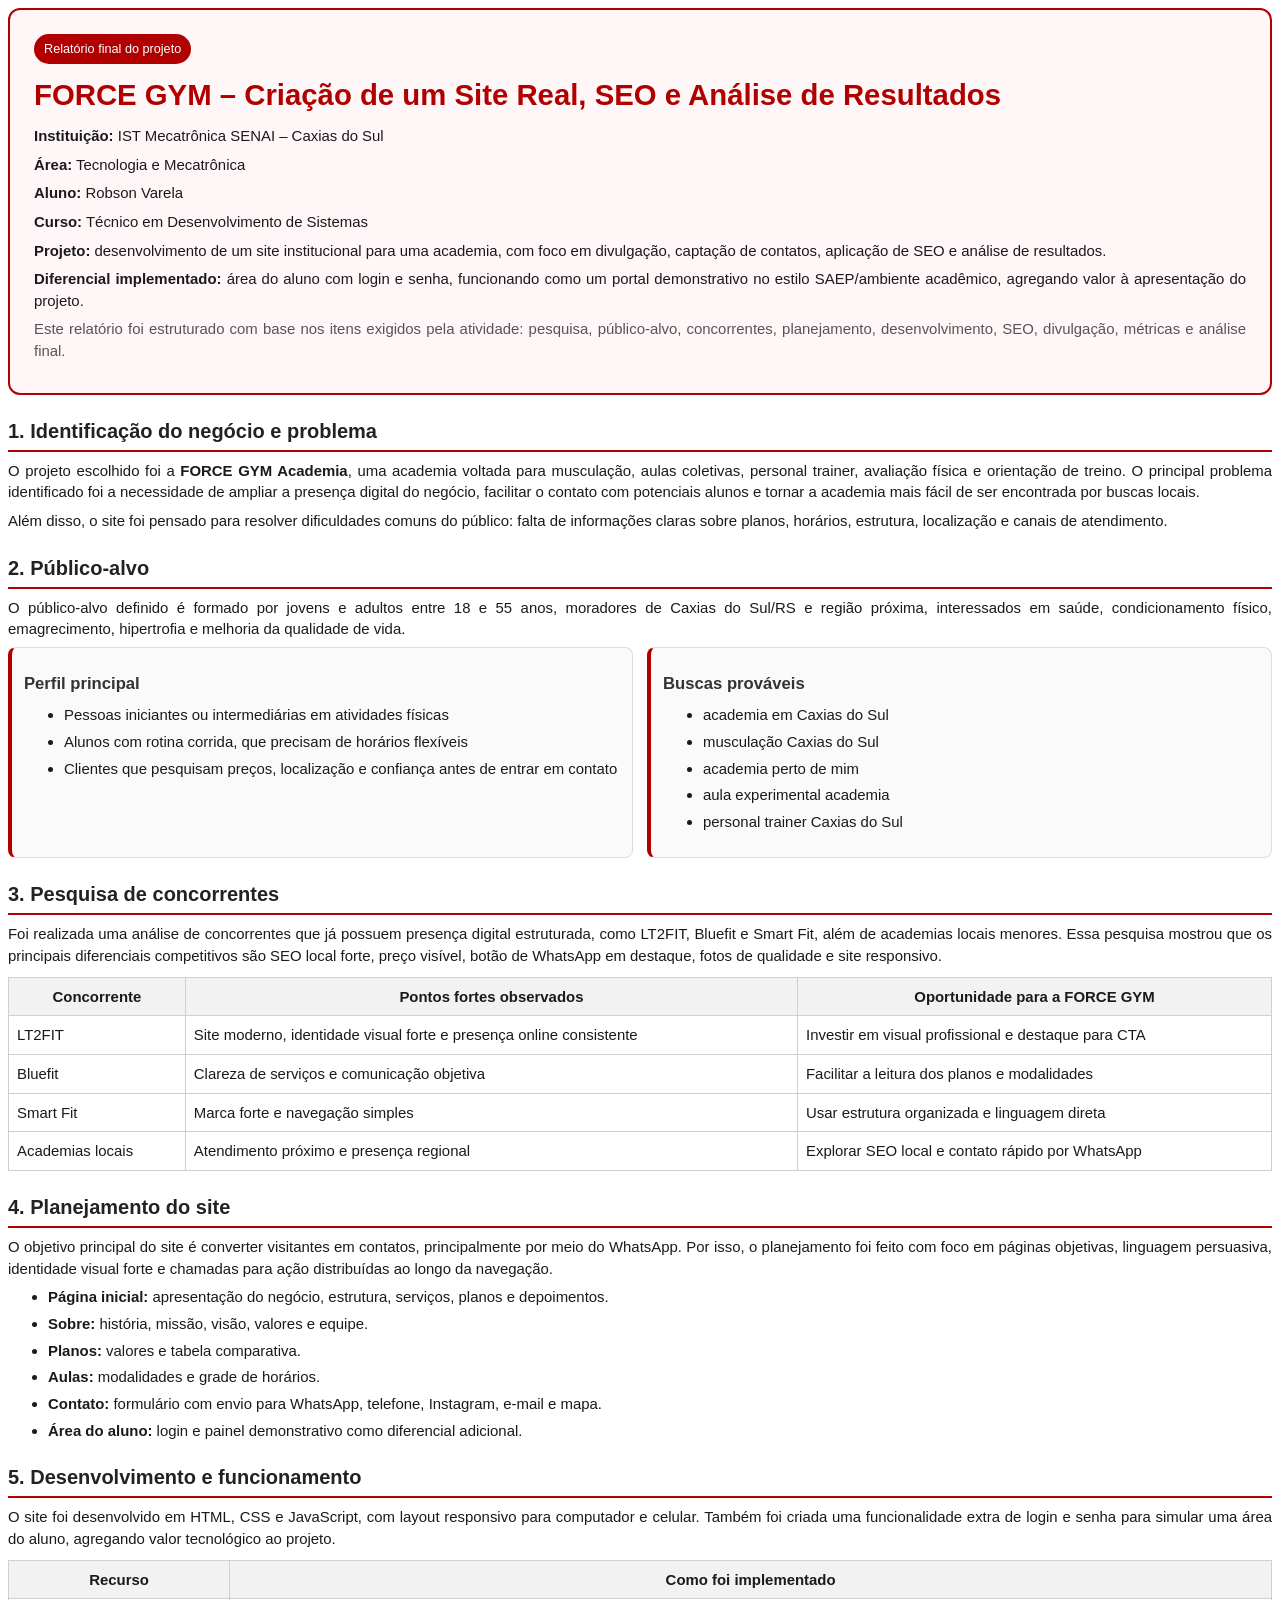
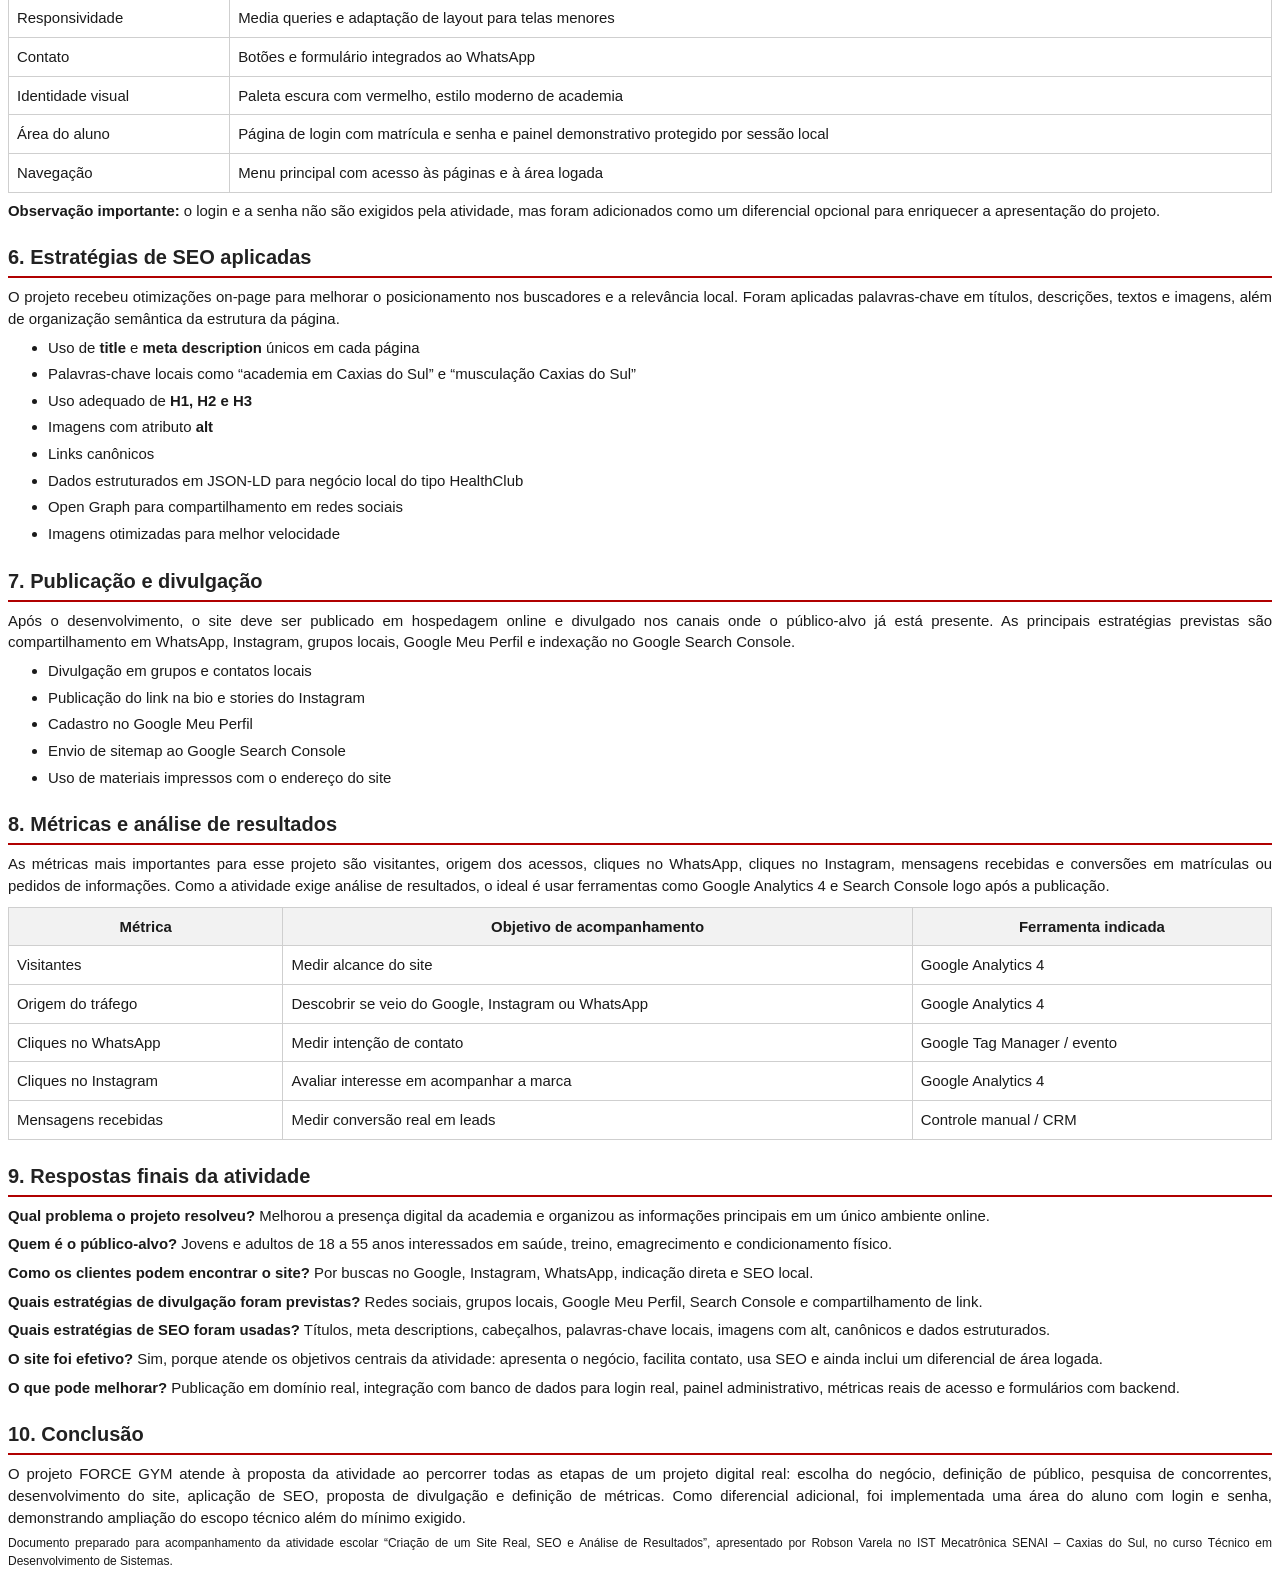
<file: relatorio_forcegym.html>
<!DOCTYPE html>
<html lang="pt-BR">
<head>
  <meta charset="UTF-8">
  <meta name="viewport" content="width=device-width, initial-scale=1.0">
  <title>Relatório Final - FORCE GYM</title>
  <style>
    @page { size: A4; margin: 18mm; }
    body { font-family: Arial, Helvetica, sans-serif; color: #1a1a1a; line-height: 1.45; font-size: 11.2pt; }
    h1,h2,h3 { margin: 0 0 8px; }
    h1 { font-size: 22pt; color: #b00000; }
    h2 { font-size: 15pt; color: #222; border-bottom: 2px solid #b00000; padding-bottom: 4px; margin-top: 22px; }
    h3 { font-size: 12.5pt; color: #333; margin-top: 14px; }
    p { margin: 7px 0; text-align: justify; }
    .cover { padding: 24px; border: 2px solid #b00000; border-radius: 12px; background: #fff7f7; }
    .muted { color: #555; }
    .badge { display: inline-block; padding: 6px 10px; background: #b00000; color: white; border-radius: 999px; font-size: 9.5pt; margin-bottom: 10px; }
    ul { margin-top: 6px; }
    li { margin-bottom: 5px; }
    table { width: 100%; border-collapse: collapse; margin-top: 10px; }
    th, td { border: 1px solid #cfcfcf; padding: 8px; vertical-align: top; }
    th { background: #f2f2f2; }
    .small { font-size: 9pt; }
    .grid2 { display: grid; grid-template-columns: 1fr 1fr; gap: 14px; }
    .box { border: 1px solid #ddd; border-left: 4px solid #b00000; padding: 10px 12px; border-radius: 8px; background: #fafafa; }
  </style>
</head>
<body>
  <section class="cover">
    <div class="badge">Relatório final do projeto</div>
    <h1>FORCE GYM – Criação de um Site Real, SEO e Análise de Resultados</h1>
    <p><strong>Instituição:</strong> IST Mecatrônica SENAI – Caxias do Sul</p>
    <p><strong>Área:</strong> Tecnologia e Mecatrônica</p>
    <p><strong>Aluno:</strong> Robson Varela</p>
    <p><strong>Curso:</strong> Técnico em Desenvolvimento de Sistemas</p>
    <p><strong>Projeto:</strong> desenvolvimento de um site institucional para uma academia, com foco em divulgação, captação de contatos, aplicação de SEO e análise de resultados.</p>
    <p><strong>Diferencial implementado:</strong> área do aluno com login e senha, funcionando como um portal demonstrativo no estilo SAEP/ambiente acadêmico, agregando valor à apresentação do projeto.</p>
    <p class="muted">Este relatório foi estruturado com base nos itens exigidos pela atividade: pesquisa, público-alvo, concorrentes, planejamento, desenvolvimento, SEO, divulgação, métricas e análise final.</p>
  </section>

  <h2>1. Identificação do negócio e problema</h2>
  <p>O projeto escolhido foi a <strong>FORCE GYM Academia</strong>, uma academia voltada para musculação, aulas coletivas, personal trainer, avaliação física e orientação de treino. O principal problema identificado foi a necessidade de ampliar a presença digital do negócio, facilitar o contato com potenciais alunos e tornar a academia mais fácil de ser encontrada por buscas locais.</p>
  <p>Além disso, o site foi pensado para resolver dificuldades comuns do público: falta de informações claras sobre planos, horários, estrutura, localização e canais de atendimento.</p>

  <h2>2. Público-alvo</h2>
  <p>O público-alvo definido é formado por jovens e adultos entre 18 e 55 anos, moradores de Caxias do Sul/RS e região próxima, interessados em saúde, condicionamento físico, emagrecimento, hipertrofia e melhoria da qualidade de vida.</p>
  <div class="grid2">
    <div class="box">
      <h3>Perfil principal</h3>
      <ul>
        <li>Pessoas iniciantes ou intermediárias em atividades físicas</li>
        <li>Alunos com rotina corrida, que precisam de horários flexíveis</li>
        <li>Clientes que pesquisam preços, localização e confiança antes de entrar em contato</li>
      </ul>
    </div>
    <div class="box">
      <h3>Buscas prováveis</h3>
      <ul>
        <li>academia em Caxias do Sul</li>
        <li>musculação Caxias do Sul</li>
        <li>academia perto de mim</li>
        <li>aula experimental academia</li>
        <li>personal trainer Caxias do Sul</li>
      </ul>
    </div>
  </div>

  <h2>3. Pesquisa de concorrentes</h2>
  <p>Foi realizada uma análise de concorrentes que já possuem presença digital estruturada, como LT2FIT, Bluefit e Smart Fit, além de academias locais menores. Essa pesquisa mostrou que os principais diferenciais competitivos são SEO local forte, preço visível, botão de WhatsApp em destaque, fotos de qualidade e site responsivo.</p>
  <table>
    <thead>
      <tr><th>Concorrente</th><th>Pontos fortes observados</th><th>Oportunidade para a FORCE GYM</th></tr>
    </thead>
    <tbody>
      <tr><td>LT2FIT</td><td>Site moderno, identidade visual forte e presença online consistente</td><td>Investir em visual profissional e destaque para CTA</td></tr>
      <tr><td>Bluefit</td><td>Clareza de serviços e comunicação objetiva</td><td>Facilitar a leitura dos planos e modalidades</td></tr>
      <tr><td>Smart Fit</td><td>Marca forte e navegação simples</td><td>Usar estrutura organizada e linguagem direta</td></tr>
      <tr><td>Academias locais</td><td>Atendimento próximo e presença regional</td><td>Explorar SEO local e contato rápido por WhatsApp</td></tr>
    </tbody>
  </table>

  <h2>4. Planejamento do site</h2>
  <p>O objetivo principal do site é converter visitantes em contatos, principalmente por meio do WhatsApp. Por isso, o planejamento foi feito com foco em páginas objetivas, linguagem persuasiva, identidade visual forte e chamadas para ação distribuídas ao longo da navegação.</p>
  <ul>
    <li><strong>Página inicial:</strong> apresentação do negócio, estrutura, serviços, planos e depoimentos.</li>
    <li><strong>Sobre:</strong> história, missão, visão, valores e equipe.</li>
    <li><strong>Planos:</strong> valores e tabela comparativa.</li>
    <li><strong>Aulas:</strong> modalidades e grade de horários.</li>
    <li><strong>Contato:</strong> formulário com envio para WhatsApp, telefone, Instagram, e-mail e mapa.</li>
    <li><strong>Área do aluno:</strong> login e painel demonstrativo como diferencial adicional.</li>
  </ul>

  <h2>5. Desenvolvimento e funcionamento</h2>
  <p>O site foi desenvolvido em HTML, CSS e JavaScript, com layout responsivo para computador e celular. Também foi criada uma funcionalidade extra de login e senha para simular uma área do aluno, agregando valor tecnológico ao projeto.</p>
  <table>
    <thead>
      <tr><th>Recurso</th><th>Como foi implementado</th></tr>
    </thead>
    <tbody>
      <tr><td>Responsividade</td><td>Media queries e adaptação de layout para telas menores</td></tr>
      <tr><td>Contato</td><td>Botões e formulário integrados ao WhatsApp</td></tr>
      <tr><td>Identidade visual</td><td>Paleta escura com vermelho, estilo moderno de academia</td></tr>
      <tr><td>Área do aluno</td><td>Página de login com matrícula e senha e painel demonstrativo protegido por sessão local</td></tr>
      <tr><td>Navegação</td><td>Menu principal com acesso às páginas e à área logada</td></tr>
    </tbody>
  </table>
  <p><strong>Observação importante:</strong> o login e a senha não são exigidos pela atividade, mas foram adicionados como um diferencial opcional para enriquecer a apresentação do projeto.</p>

  <h2>6. Estratégias de SEO aplicadas</h2>
  <p>O projeto recebeu otimizações on-page para melhorar o posicionamento nos buscadores e a relevância local. Foram aplicadas palavras-chave em títulos, descrições, textos e imagens, além de organização semântica da estrutura da página.</p>
  <ul>
    <li>Uso de <strong>title</strong> e <strong>meta description</strong> únicos em cada página</li>
    <li>Palavras-chave locais como “academia em Caxias do Sul” e “musculação Caxias do Sul”</li>
    <li>Uso adequado de <strong>H1, H2 e H3</strong></li>
    <li>Imagens com atributo <strong>alt</strong></li>
    <li>Links canônicos</li>
    <li>Dados estruturados em JSON-LD para negócio local do tipo HealthClub</li>
    <li>Open Graph para compartilhamento em redes sociais</li>
    <li>Imagens otimizadas para melhor velocidade</li>
  </ul>

  <h2>7. Publicação e divulgação</h2>
  <p>Após o desenvolvimento, o site deve ser publicado em hospedagem online e divulgado nos canais onde o público-alvo já está presente. As principais estratégias previstas são compartilhamento em WhatsApp, Instagram, grupos locais, Google Meu Perfil e indexação no Google Search Console.</p>
  <ul>
    <li>Divulgação em grupos e contatos locais</li>
    <li>Publicação do link na bio e stories do Instagram</li>
    <li>Cadastro no Google Meu Perfil</li>
    <li>Envio de sitemap ao Google Search Console</li>
    <li>Uso de materiais impressos com o endereço do site</li>
  </ul>

  <h2>8. Métricas e análise de resultados</h2>
  <p>As métricas mais importantes para esse projeto são visitantes, origem dos acessos, cliques no WhatsApp, cliques no Instagram, mensagens recebidas e conversões em matrículas ou pedidos de informações. Como a atividade exige análise de resultados, o ideal é usar ferramentas como Google Analytics 4 e Search Console logo após a publicação.</p>
  <table>
    <thead>
      <tr><th>Métrica</th><th>Objetivo de acompanhamento</th><th>Ferramenta indicada</th></tr>
    </thead>
    <tbody>
      <tr><td>Visitantes</td><td>Medir alcance do site</td><td>Google Analytics 4</td></tr>
      <tr><td>Origem do tráfego</td><td>Descobrir se veio do Google, Instagram ou WhatsApp</td><td>Google Analytics 4</td></tr>
      <tr><td>Cliques no WhatsApp</td><td>Medir intenção de contato</td><td>Google Tag Manager / evento</td></tr>
      <tr><td>Cliques no Instagram</td><td>Avaliar interesse em acompanhar a marca</td><td>Google Analytics 4</td></tr>
      <tr><td>Mensagens recebidas</td><td>Medir conversão real em leads</td><td>Controle manual / CRM</td></tr>
    </tbody>
  </table>

  <h2>9. Respostas finais da atividade</h2>
  <p><strong>Qual problema o projeto resolveu?</strong> Melhorou a presença digital da academia e organizou as informações principais em um único ambiente online.</p>
  <p><strong>Quem é o público-alvo?</strong> Jovens e adultos de 18 a 55 anos interessados em saúde, treino, emagrecimento e condicionamento físico.</p>
  <p><strong>Como os clientes podem encontrar o site?</strong> Por buscas no Google, Instagram, WhatsApp, indicação direta e SEO local.</p>
  <p><strong>Quais estratégias de divulgação foram previstas?</strong> Redes sociais, grupos locais, Google Meu Perfil, Search Console e compartilhamento de link.</p>
  <p><strong>Quais estratégias de SEO foram usadas?</strong> Títulos, meta descriptions, cabeçalhos, palavras-chave locais, imagens com alt, canônicos e dados estruturados.</p>
  <p><strong>O site foi efetivo?</strong> Sim, porque atende os objetivos centrais da atividade: apresenta o negócio, facilita contato, usa SEO e ainda inclui um diferencial de área logada.</p>
  <p><strong>O que pode melhorar?</strong> Publicação em domínio real, integração com banco de dados para login real, painel administrativo, métricas reais de acesso e formulários com backend.</p>

  <h2>10. Conclusão</h2>
  <p>O projeto FORCE GYM atende à proposta da atividade ao percorrer todas as etapas de um projeto digital real: escolha do negócio, definição de público, pesquisa de concorrentes, desenvolvimento do site, aplicação de SEO, proposta de divulgação e definição de métricas. Como diferencial adicional, foi implementada uma área do aluno com login e senha, demonstrando ampliação do escopo técnico além do mínimo exigido.</p>
  <p class="small">Documento preparado para acompanhamento da atividade escolar “Criação de um Site Real, SEO e Análise de Resultados”, apresentado por Robson Varela no IST Mecatrônica SENAI – Caxias do Sul, no curso Técnico em Desenvolvimento de Sistemas.</p>
</body>
</html>
</file>
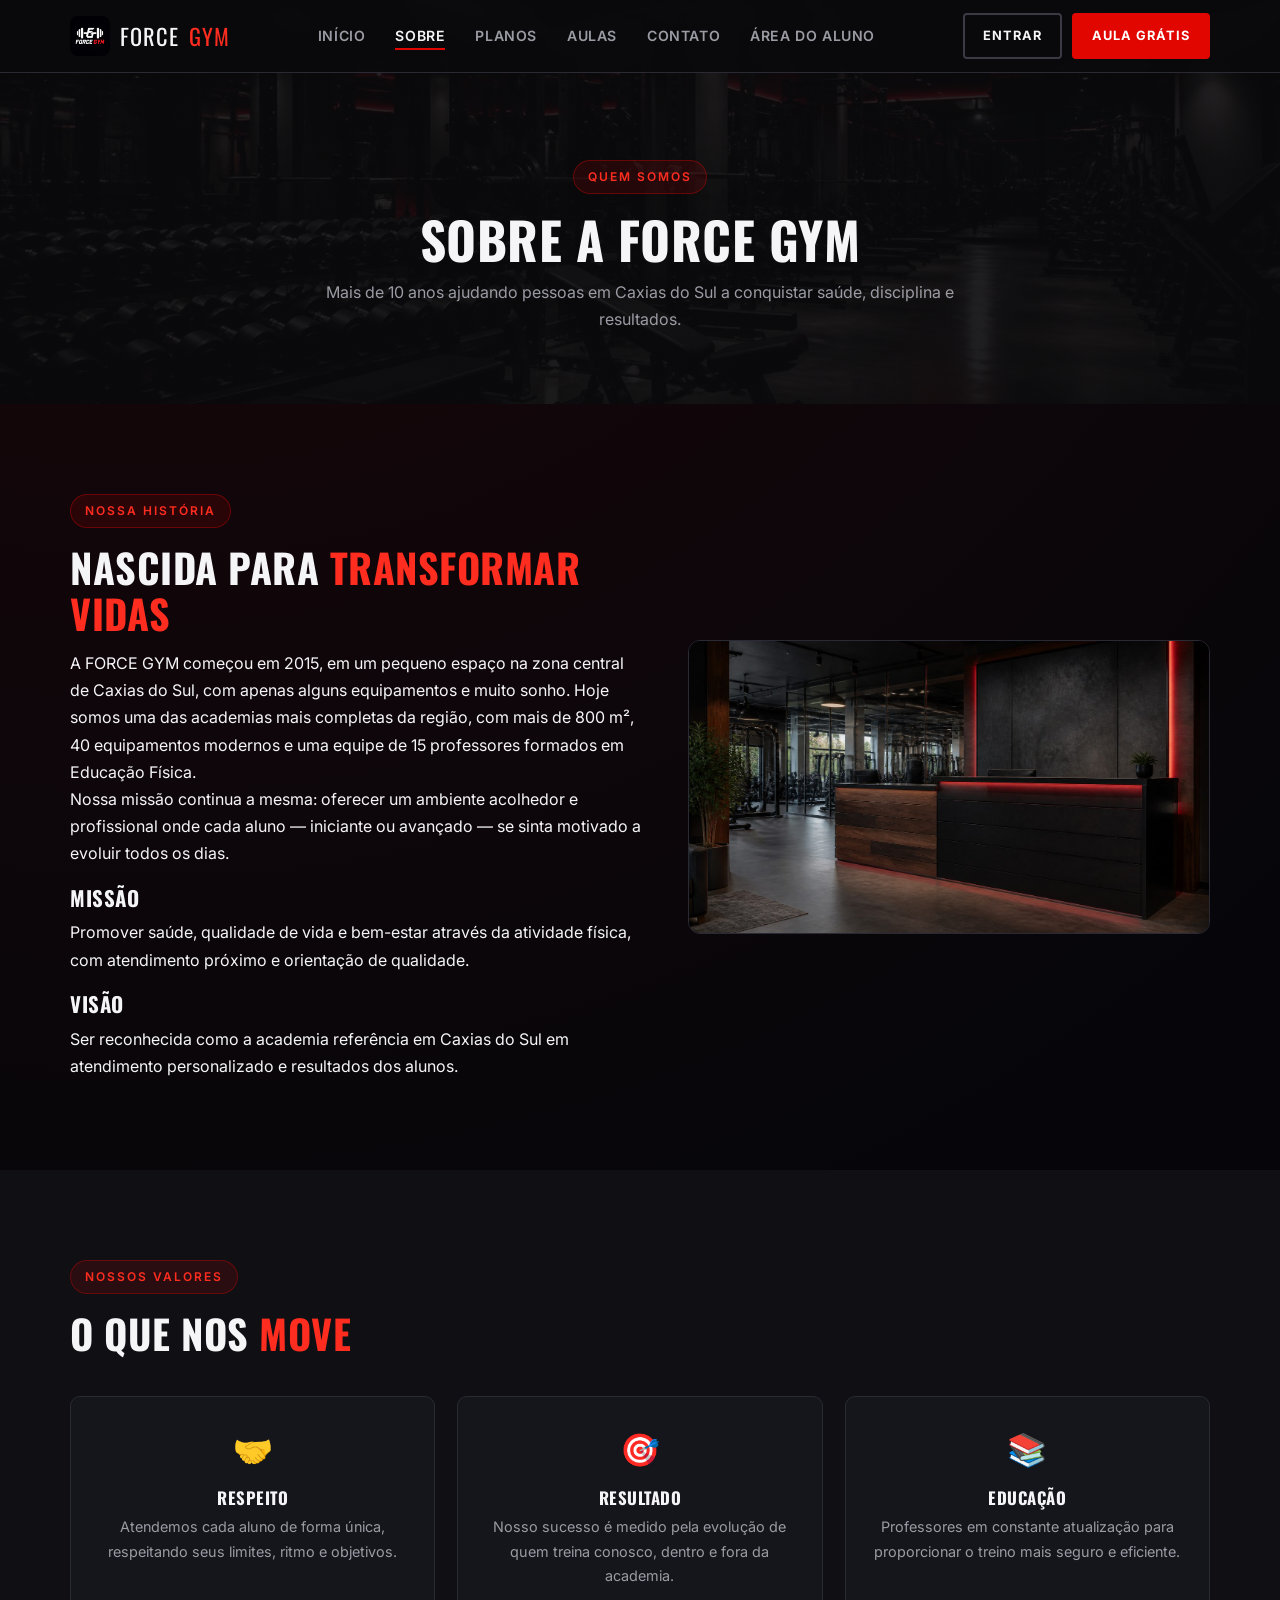
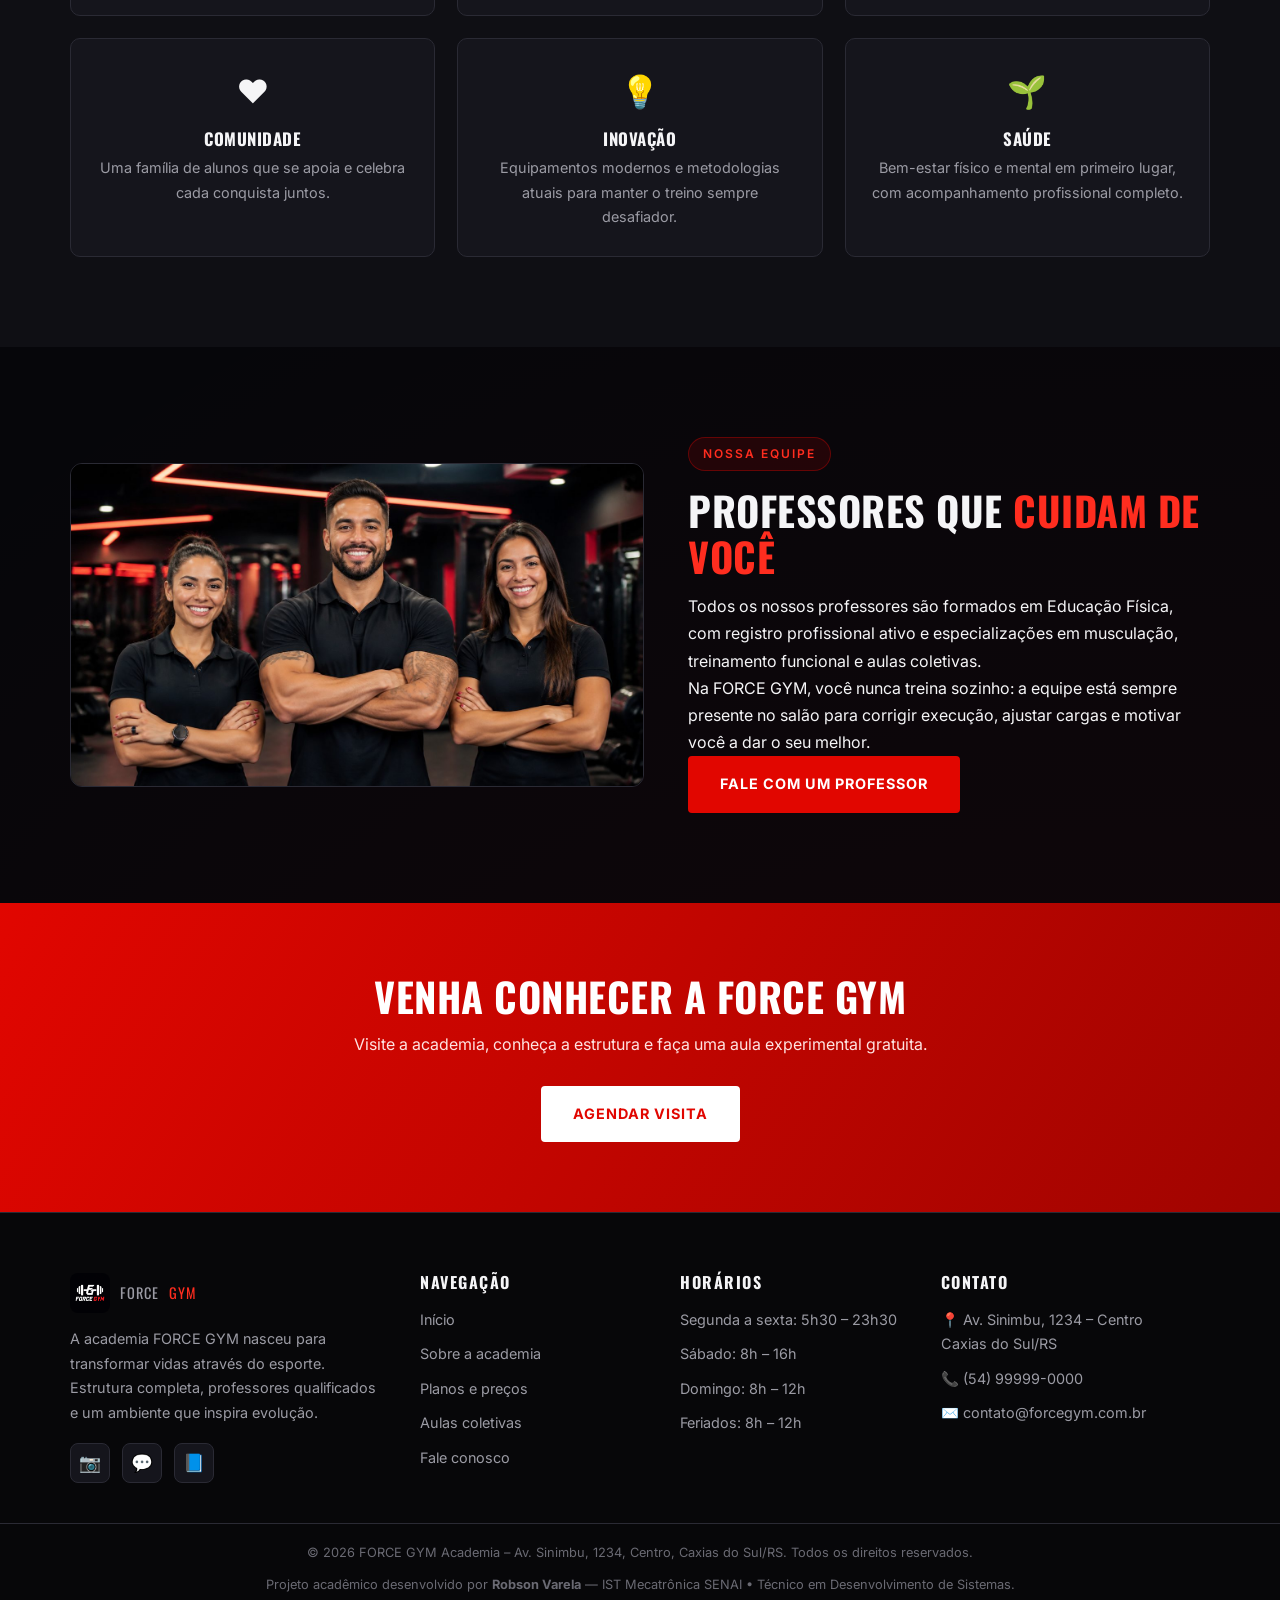
<file: sobre.html>
<!DOCTYPE html>
<html lang="pt-BR">
<head>
  <meta charset="UTF-8">
  <meta name="viewport" content="width=device-width, initial-scale=1.0">

  <title>Sobre a Academia FORCE GYM em Caxias do Sul – História, Missão e Equipe</title>
  <meta name="description" content="Conheça a história da academia FORCE GYM em Caxias do Sul/RS: mais de 10 anos de experiência, equipe qualificada e estrutura completa para a sua evolução.">
  <meta name="keywords" content="academia caxias do sul, história da academia, missão academia, equipe de professores academia, força gym">
  <meta name="robots" content="index, follow">
  <link rel="canonical" href="https://www.forcegym.com.br/sobre">

  <meta property="og:type" content="website">
  <meta property="og:title" content="Sobre a Academia FORCE GYM – Caxias do Sul">
  <meta property="og:description" content="Conheça nossa história, missão e equipe qualificada.">
  <meta property="og:url" content="https://www.forcegym.com.br/sobre">
  <meta property="og:image" content="https://www.forcegym.com.br/assets/img/equipe.jpg">
  <meta property="og:locale" content="pt_BR">

  <link rel="icon" type="image/png" href="assets/img/logo.png">
  <link rel="preconnect" href="https://fonts.googleapis.com">
  <link rel="stylesheet" href="https://fonts.googleapis.com/css2?family=Inter:wght@400;600;700&family=Oswald:wght@500;700&display=swap">
  <link rel="stylesheet" href="assets/css/style.css">
</head>
<body>

  <nav class="nav">
    <div class="container">
      <a href="index.html" class="logo" aria-label="FORCE GYM – Página inicial">
        <img src="assets/img/logo.png" alt="Logotipo da academia FORCE GYM">
        FORCE<span>GYM</span>
      </a>
      <ul class="menu" id="menu">
        <li><a href="index.html">Início</a></li>
        <li><a href="sobre.html" class="active">Sobre</a></li>
        <li><a href="planos.html">Planos</a></li>
        <li><a href="aulas.html">Aulas</a></li>
        <li><a href="contato.html">Contato</a></li>
        <li><a href="login.html">Área do Aluno</a></li>
      </ul>
      <div class="nav-actions">
        <a href="login.html" class="btn btn-outline nav-login">Entrar</a>
        <a href="https://wa.me/5554999990000?text=Ol%C3%A1!%20Quero%20agendar%20minha%20aula%20experimental%20gr%C3%A1tis%20na%20FORCE%20GYM" target="_blank" rel="noopener" class="btn nav-cta">Aula Grátis</a>
      </div>
      <button class="menu-toggle" id="menuToggle" aria-label="Abrir menu">☰</button>
    </div>
  </nav>

  <header class="page-header">
    <div class="container">
      <span class="tag">Quem somos</span>
      <h1>Sobre a FORCE GYM</h1>
      <p>Mais de 10 anos ajudando pessoas em Caxias do Sul a conquistar saúde, disciplina e resultados.</p>
    </div>
  </header>

  <!-- História -->
  <section class="section">
    <div class="container sobre-grid">
      <div>
        <span class="tag reveal">Nossa história</span>
        <h2 class="reveal">Nascida para <span class="destaque">transformar vidas</span></h2>
        <p class="reveal">A FORCE GYM começou em 2015, em um pequeno espaço na zona central de Caxias do Sul, com apenas alguns equipamentos e muito sonho. Hoje somos uma das academias mais completas da região, com mais de 800 m², 40 equipamentos modernos e uma equipe de 15 professores formados em Educação Física.</p>
        <p class="reveal">Nossa missão continua a mesma: oferecer um ambiente acolhedor e profissional onde cada aluno — iniciante ou avançado — se sinta motivado a evoluir todos os dias.</p>
        <h3 class="reveal">Missão</h3>
        <p class="reveal">Promover saúde, qualidade de vida e bem-estar através da atividade física, com atendimento próximo e orientação de qualidade.</p>
        <h3 class="reveal">Visão</h3>
        <p class="reveal">Ser reconhecida como a academia referência em Caxias do Sul em atendimento personalizado e resultados dos alunos.</p>
      </div>
      <img class="reveal" src="assets/img/recepcao.jpg" alt="Recepção da academia FORCE GYM em Caxias do Sul com atendimento ao aluno">
    </div>
  </section>

  <!-- Valores -->
  <section class="section section-alt">
    <div class="container">
      <span class="tag reveal">Nossos valores</span>
      <h2 class="reveal">O que nos <span class="destaque">move</span></h2>
      <div class="valores-grid">
        <div class="card-valor reveal">
          <div class="icone">🤝</div>
          <h3>Respeito</h3>
          <p>Atendemos cada aluno de forma única, respeitando seus limites, ritmo e objetivos.</p>
        </div>
        <div class="card-valor reveal">
          <div class="icone">🎯</div>
          <h3>Resultado</h3>
          <p>Nosso sucesso é medido pela evolução de quem treina conosco, dentro e fora da academia.</p>
        </div>
        <div class="card-valor reveal">
          <div class="icone">📚</div>
          <h3>Educação</h3>
          <p>Professores em constante atualização para proporcionar o treino mais seguro e eficiente.</p>
        </div>
        <div class="card-valor reveal">
          <div class="icone">❤️</div>
          <h3>Comunidade</h3>
          <p>Uma família de alunos que se apoia e celebra cada conquista juntos.</p>
        </div>
        <div class="card-valor reveal">
          <div class="icone">💡</div>
          <h3>Inovação</h3>
          <p>Equipamentos modernos e metodologias atuais para manter o treino sempre desafiador.</p>
        </div>
        <div class="card-valor reveal">
          <div class="icone">🌱</div>
          <h3>Saúde</h3>
          <p>Bem-estar físico e mental em primeiro lugar, com acompanhamento profissional completo.</p>
        </div>
      </div>
    </div>
  </section>

  <!-- Equipe -->
  <section class="section">
    <div class="container sobre-grid">
      <img class="reveal" src="assets/img/equipe.jpg" alt="Equipe de professores de Educação Física da academia FORCE GYM em Caxias do Sul">
      <div>
        <span class="tag reveal">Nossa equipe</span>
        <h2 class="reveal">Professores que <span class="destaque">cuidam de você</span></h2>
        <p class="reveal">Todos os nossos professores são formados em Educação Física, com registro profissional ativo e especializações em musculação, treinamento funcional e aulas coletivas.</p>
        <p class="reveal">Na FORCE GYM, você nunca treina sozinho: a equipe está sempre presente no salão para corrigir execução, ajustar cargas e motivar você a dar o seu melhor.</p>
        <a href="contato.html" class="btn reveal">Fale com um professor</a>
      </div>
    </div>
  </section>

  <!-- CTA -->
  <section class="cta">
    <div class="container">
      <h2>Venha conhecer a FORCE GYM</h2>
      <p>Visite a academia, conheça a estrutura e faça uma aula experimental gratuita.</p>
      <a href="https://wa.me/5554999990000?text=Ol%C3%A1!%20Quero%20visitar%20a%20FORCE%20GYM%20e%20fazer%20uma%20aula%20experimental" target="_blank" rel="noopener" class="btn">Agendar visita</a>
    </div>
  </section>

  <footer class="footer">
    <div class="container">
      <div class="footer-grid">
        <div>
          <a href="index.html" class="logo" style="margin-bottom:14px; display:inline-flex"><img src="assets/img/logo.png" alt="Logotipo da academia FORCE GYM"> FORCE<span>GYM</span></a>
          <p>A academia FORCE GYM nasceu para transformar vidas através do esporte. Estrutura completa, professores qualificados e um ambiente que inspira evolução.</p>
          <div class="social">
            <a href="https://instagram.com/forcegym" target="_blank" rel="noopener" aria-label="Instagram da FORCE GYM">📷</a>
            <a href="https://wa.me/5554999990000" target="_blank" rel="noopener" aria-label="WhatsApp da FORCE GYM">💬</a>
            <a href="https://facebook.com/forcegym" target="_blank" rel="noopener" aria-label="Facebook da FORCE GYM">📘</a>
          </div>
        </div>
        <div>
          <h4>Navegação</h4>
          <ul>
            <li><a href="index.html">Início</a></li>
            <li><a href="sobre.html">Sobre a academia</a></li>
            <li><a href="planos.html">Planos e preços</a></li>
            <li><a href="aulas.html">Aulas coletivas</a></li>
            <li><a href="contato.html">Fale conosco</a></li>
          </ul>
        </div>
        <div>
          <h4>Horários</h4>
          <ul>
            <li>Segunda a sexta: 5h30 – 23h30</li>
            <li>Sábado: 8h – 16h</li>
            <li>Domingo: 8h – 12h</li>
            <li>Feriados: 8h – 12h</li>
          </ul>
        </div>
        <div>
          <h4>Contato</h4>
          <ul>
            <li>📍 Av. Sinimbu, 1234 – Centro<br>Caxias do Sul/RS</li>
            <li>📞 (54) 99999-0000</li>
            <li>✉️ contato@forcegym.com.br</li>
          </ul>
        </div>
      </div>
    </div>
    <div class="footer-bottom">
      <div class="container">
        <p>© <span id="ano"></span> FORCE GYM Academia – Av. Sinimbu, 1234, Centro, Caxias do Sul/RS. Todos os direitos reservados.</p>
        <p class="creditos-academicos">Projeto acadêmico desenvolvido por <strong>Robson Varela</strong> — IST Mecatrônica SENAI • Técnico em Desenvolvimento de Sistemas.</p>
      </div>
    </div>
  </footer>

  <button id="btnTopo" aria-label="Voltar ao topo">↑</button>

  <script src="assets/js/main.js"></script>
</body>
</html>
</file>
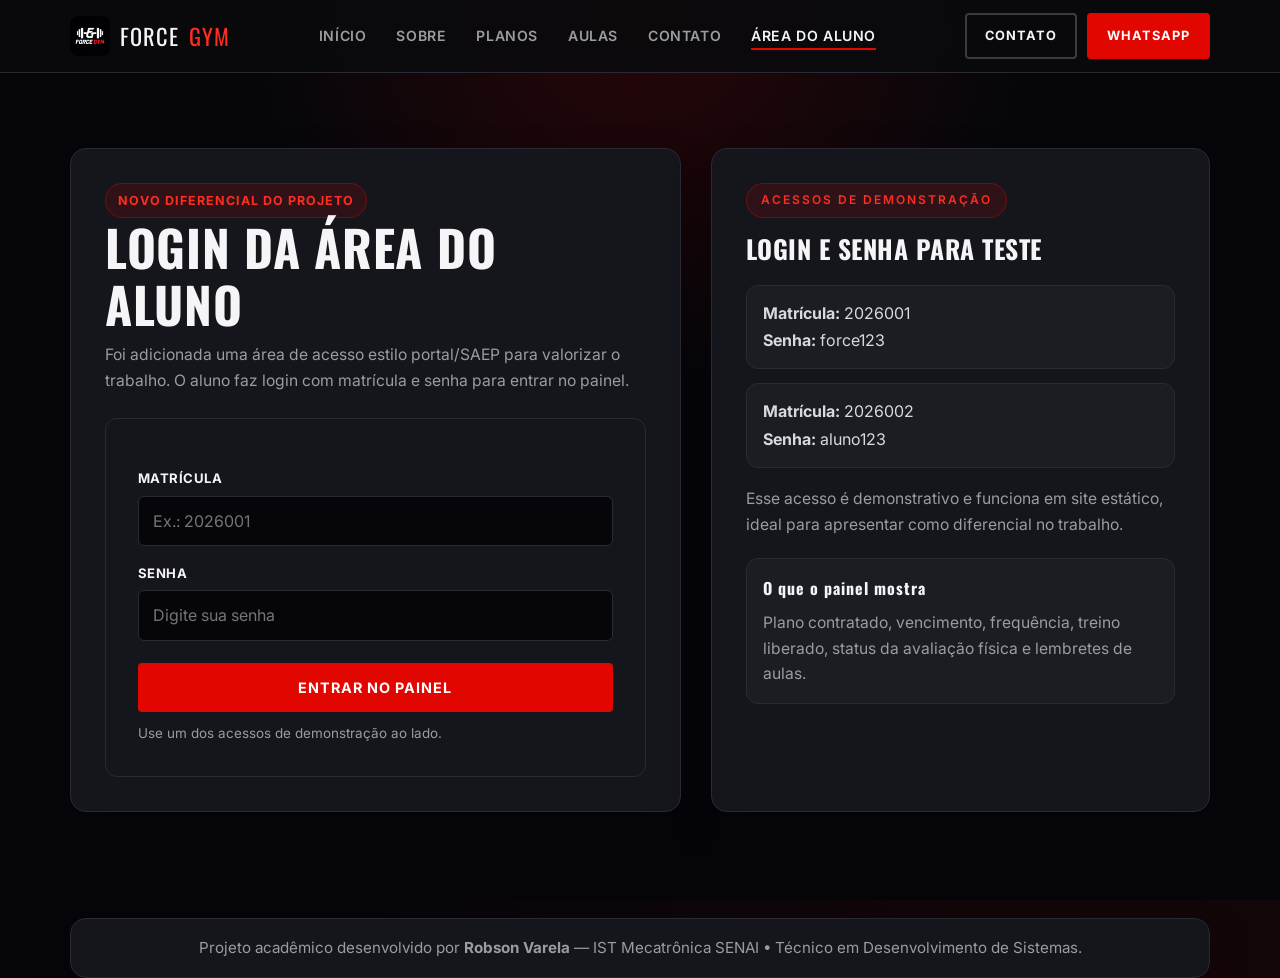
<file: student-treinos.html>
<!DOCTYPE html><html lang="pt-BR"><head><meta charset="UTF-8"><meta name="viewport" content="width=device-width, initial-scale=1.0"><title>Meus Treinos | FORCE GYM</title><link rel="icon" href="assets/img/logo.png"><link rel="stylesheet" href="assets/css/style.css"><style>
.student-page{min-height:100vh;background:#050a14;color:#f1f6ff;background-image:radial-gradient(circle at 80% 0%,rgba(17,83,150,.3),transparent 35%),radial-gradient(circle at 10% 80%,rgba(6,31,69,.55),transparent 40%)}.student-shell{width:min(1180px,92%);margin:auto;padding:28px 0 60px}.student-top{display:flex;align-items:center;justify-content:space-between;padding:14px 0 38px;border-bottom:1px solid #1b2e48}.student-brand{display:flex;align-items:center;gap:10px;font-family:var(--font-title);font-size:1.8rem}.student-brand img{width:42px}.student-brand span{color:#48a9ff}.student-back{color:#a9c5e4;font-size:.85rem}.student-login{min-height:100vh;display:grid;place-items:center;padding:20px}.student-login-card{width:min(430px,100%);padding:38px;background:linear-gradient(150deg,#0d1b2f,#080d17);border:1px solid #1b3b61;border-radius:22px;box-shadow:0 30px 90px #0008}.student-login-card img{width:62px;margin:0 auto 20px}.student-login-card h1{font-size:2rem;text-align:center}.student-login-card p{color:#a9bfd8;text-align:center;margin:12px 0 24px}.student-login-card label{display:block;color:#a9bfd8;font-size:.75rem;text-transform:uppercase;margin:14px 0 6px}.student-login-card input{width:100%;background:#060b14;border:1px solid #24486e;color:#fff;padding:13px;border-radius:8px}.student-login-card .btn{width:100%;margin-top:18px;background:#1475c9;border-color:#1475c9}.student-login-card small{display:block;color:#6f8dac;text-align:center;margin-top:12px}.student-hero{display:flex;justify-content:space-between;gap:24px;align-items:end;margin:45px 0 30px}.student-hero h1{font-size:clamp(2.3rem,6vw,4.5rem);margin:8px 0}.student-hero p{color:#a9bfd8}.student-avatar{width:72px;height:72px;display:grid;place-items:center;border-radius:20px;background:linear-gradient(135deg,#1475c9,#0e3058);font-size:1.5rem;font-weight:800;box-shadow:0 12px 30px #02152a}.student-kpis{display:grid;grid-template-columns:repeat(3,1fr);gap:16px;margin-bottom:28px}.student-kpi,.workout-card,.student-info{background:linear-gradient(145deg,#0d1b2f,#0a111e);border:1px solid #1b3b61;border-radius:16px;padding:22px}.student-kpi span{display:block;color:#8eacca;font-size:.78rem}.student-kpi strong{display:block;font-family:var(--font-title);font-size:1.8rem;margin-top:6px;color:#fff}.student-section-title{display:flex;justify-content:space-between;align-items:center;margin:35px 0 16px}.student-section-title h2{margin:0}.student-grid{display:grid;grid-template-columns:repeat(2,1fr);gap:18px}.workout-card{position:relative;overflow:hidden}.workout-card:before{content:"";position:absolute;inset:0 0 auto;height:3px;background:#1686e8}.workout-card h3{font-size:1.45rem;margin:10px 0}.workout-card p{color:#b5c8dc;white-space:pre-line}.workout-meta{display:flex;gap:9px;flex-wrap:wrap;color:#7fa4ca;font-size:.75rem;margin-bottom:15px}.student-info{display:grid;grid-template-columns:1fr 1fr;gap:18px;margin-top:18px}.student-info strong,.student-info span{display:block}.student-info span{color:#a9bfd8;font-size:.85rem;margin-top:4px}.student-empty{color:#9bb4cd;padding:25px;background:#0a1321;border:1px dashed #274d72;border-radius:12px}@media(max-width:700px){.student-kpis,.student-grid,.student-info{grid-template-columns:1fr}.student-hero{display:block}.student-avatar{margin-top:20px}}
</style></head><body class="student-page"><main id="studentApp" class="student-shell"><header class="student-top"><a href="index.html" class="student-brand"><img src="assets/img/logo.png" alt="FORCE GYM"><span>FORCE GYM</span></a><a href="index.html" class="student-back">Voltar ao site ↗</a></header><section class="student-hero"><div><span class="tag">ÁREA DO ALUNO</span><h1>Olá, <span id="studentName">Aluno</span></h1><p>Seu treino, seu ritmo e a orientação certa para evoluir.</p></div><div id="studentAvatar" class="student-avatar">FG</div></section><section class="student-kpis"><div class="student-kpi"><span>Meu objetivo</span><strong id="studentGoal">—</strong></div><div class="student-kpi"><span>Plano</span><strong id="studentPlan">—</strong></div><div class="student-kpi"><span>Professor</span><strong id="studentCoach">—</strong></div></section><div class="student-section-title"><div><span class="tag">ROTINA PERSONALIZADA</span><h2>Treinos liberados</h2></div></div><section id="studentWorkouts" class="student-grid"></section><section id="studentDetails" class="student-info"></section></main><script src="assets/js/student.js"></script></body></html>
</file>
<file: assets/css/style.css>
/* ============================================================
   FORCE GYM – Academia em Caxias do Sul/RS
   Folha de estilos principal (site responsivo)
   Paleta: preto carvão + vermelho (estilo moderno de academia)
   ============================================================ */

:root {
  --bg: #06060a;
  --bg-2: #0f0f14;
  --card: #15151c;
  --border: #2a2a34;
  --red: #e10600;
  --red-2: #ff2d1f;
  --red-glow: rgba(225,6,0,0.45);
  --white: #f5f5f7;
  --gray: #9b9ba4;
  --shadow-card: 0 18px 38px rgba(0,0,0,0.42), 0 2px 6px rgba(0,0,0,0.30);
  --shadow-hover: 0 28px 60px rgba(225,6,0,0.22), 0 6px 14px rgba(0,0,0,0.40);
  --font-title: 'Oswald', 'Arial Narrow', Arial, sans-serif;
  --font-body: 'Inter', 'Segoe UI', Arial, sans-serif;
}

* { margin: 0; padding: 0; box-sizing: border-box; }

html { scroll-behavior: smooth; }
::selection { background: var(--red); color: #fff; }

body {
  font-family: var(--font-body);
  background: var(--bg);
  background-image: radial-gradient(circle at 12% -10%, rgba(225,6,0,0.10), transparent 45%),
                    radial-gradient(circle at 88% 110%, rgba(225,6,0,0.08), transparent 50%);
  color: var(--white);
  line-height: 1.7;
  overflow-x: hidden;
}

img { max-width: 100%; display: block; }

a { color: inherit; text-decoration: none; }

ul { list-style: none; }

.container {
  width: min(1140px, 92%);
  margin: 0 auto;
}

/* ---------- Utilitários ---------- */
.section { padding: 90px 0; }
.section-alt { background: var(--bg-2); }

.tag {
  display: inline-block;
  background: rgba(225, 6, 0, 0.12);
  color: var(--red-2);
  border: 1px solid rgba(225, 6, 0, 0.35);
  font-size: 0.75rem;
  letter-spacing: 2px;
  text-transform: uppercase;
  padding: 6px 14px;
  border-radius: 100px;
  margin-bottom: 16px;
  font-weight: 600;
}

h1, h2, h3, h4 { font-family: var(--font-title); line-height: 1.15; text-transform: uppercase; letter-spacing: 0.5px; }

h2 { font-size: clamp(1.7rem, 3.5vw, 2.5rem); margin-bottom: 14px; }
h2 .destaque { color: var(--red-2); }

.subtitle { color: var(--gray); max-width: 640px; margin-bottom: 44px; }

.btn {
  display: inline-block;
  background: var(--red);
  color: #fff;
  padding: 14px 30px;
  font-weight: 700;
  text-transform: uppercase;
  letter-spacing: 1px;
  font-size: 0.9rem;
  border-radius: 4px;
  border: 2px solid var(--red);
  transition: all 0.25s;
  cursor: pointer;
}
.btn:hover { background: var(--red-2); border-color: var(--red-2); transform: translateY(-3px); box-shadow: 0 14px 30px var(--red-glow); }

.btn-outline { background: transparent; color: var(--white); border-color: #3a3a44; }
.btn-outline:hover { background: var(--white); color: var(--bg); border-color: var(--white); }

/* ---------- Barra de navegação ---------- */
.nav {
  position: fixed;
  top: 0; left: 0; right: 0;
  z-index: 1000;
  background: rgba(10, 10, 12, 0.92);
  backdrop-filter: blur(10px);
  border-bottom: 1px solid var(--border);
  transition: background 0.3s;
}
.nav .container { display: flex; align-items: center; justify-content: space-between; height: 72px; }

.nav-actions { display: flex; align-items: center; gap: 10px; }
.nav-login { font-size: 0.8rem; padding: 10px 18px; }

.login-wrap { min-height: 100vh; display: grid; place-items: center; padding: 120px 0 60px; background: radial-gradient(circle at top, rgba(225,6,0,0.16), transparent 35%), var(--bg); }
/* Tipografia de login alinhada ao restante do site */
.login-font-fix, .login-font-fix input, .login-font-fix button, .login-font-fix label { font-family: var(--font-body); }
.login-font-fix .login-card h1 { font-family: var(--font-title); font-size: clamp(2rem, 4vw, 3.1rem); letter-spacing: .7px; }
.login-font-fix .login-card p, .login-font-fix .portal-card p { font-size: .98rem; line-height: 1.65; }
.login-font-fix .login-form label { color: var(--white); font-size: .82rem; font-weight: 700; letter-spacing: .45px; }
.login-font-fix .login-form input { font-size: 1rem; line-height: 1.4; }
.login-font-fix .login-form .help { font-size: .84rem; }
.login-grid { display: grid; grid-template-columns: 1.1fr 0.9fr; gap: 30px; align-items: stretch; }
.login-card, .portal-card { background: var(--card); border: 1px solid var(--border); border-radius: 16px; padding: 34px; box-shadow: 0 18px 40px rgba(0,0,0,0.22); }
.login-card h1, .portal-card h1 { font-size: clamp(1.8rem, 4vw, 3rem); margin-bottom: 10px; }
.login-card p, .portal-card p { color: var(--gray); }
.login-list { margin-top: 22px; display: grid; gap: 14px; }
.login-list li { background: rgba(255,255,255,0.03); border: 1px solid var(--border); border-radius: 12px; padding: 14px 16px; color: #d8d8df; }
.login-form .help { color: var(--gray); font-size: 0.82rem; margin-top: 10px; }
.form select { width: 100%; background: var(--bg); border: 1px solid var(--border); border-radius: 6px; color: var(--white); padding: 13px 14px; font-size: 0.95rem; }
.portal-top { display: flex; justify-content: space-between; align-items: center; gap: 16px; margin-bottom: 24px; }
.portal-user { display: flex; align-items: center; gap: 14px; }
.portal-avatar { width: 58px; height: 58px; border-radius: 50%; background: linear-gradient(135deg, var(--red), var(--red-2)); display: grid; place-items: center; font-family: var(--font-title); font-size: 1.4rem; }
.portal-kpis { display: grid; grid-template-columns: repeat(4,1fr); gap: 18px; margin-top: 28px; }
.portal-kpis .kpi, .portal-section { background: var(--card); border: 1px solid var(--border); border-radius: 14px; padding: 22px; }
.portal-kpis .kpi strong { display: block; font-family: var(--font-title); color: var(--red-2); font-size: 2rem; }
.portal-layout { display: grid; grid-template-columns: 1.2fr 0.8fr; gap: 22px; margin-top: 22px; }
.portal-list { display: grid; gap: 12px; }
.portal-list li { padding: 14px 16px; border-radius: 10px; background: rgba(255,255,255,0.03); border: 1px solid var(--border); color: #d7d7de; }
.status-ok { color: #6ef08f; font-weight: 700; }
.status-warn { color: #ffcc66; font-weight: 700; }
.demo-badge { display: inline-flex; padding: 6px 12px; border-radius: 999px; background: rgba(225,6,0,0.12); border: 1px solid rgba(225,6,0,0.35); color: var(--red-2); font-size: 0.78rem; text-transform: uppercase; letter-spacing: 1px; font-weight: 700; }

@media (max-width: 992px) {
  .nav-actions { display: none; }
  .login-grid, .portal-layout { grid-template-columns: 1fr; }
  .portal-kpis { grid-template-columns: repeat(2,1fr); }
}
@media (max-width: 640px) {
  .portal-kpis { grid-template-columns: 1fr; }
}

.logo { display: flex; align-items: center; gap: 10px; font-family: var(--font-title); font-size: 1.4rem; letter-spacing: 1px; }
.logo img { height: 40px; width: 40px; object-fit: contain; border-radius: 8px; }
.logo span { color: var(--red-2); }

.menu { display: flex; gap: 30px; }
.menu a { font-size: 0.88rem; font-weight: 600; letter-spacing: 0.6px; text-transform: uppercase; color: var(--gray); transition: color 0.2s; position: relative; }
.menu a:hover, .menu a.active { color: var(--white); }
.menu a.active::after {
  content: ''; position: absolute; bottom: -6px; left: 0; right: 0; height: 2px; background: var(--red);
}

.nav-cta { font-size: 0.8rem; padding: 10px 18px; }

.menu-toggle { display: none; background: none; border: 0; color: var(--white); font-size: 1.8rem; cursor: pointer; line-height: 1; }

/* ---------- Hero ---------- */
.hero {
  position: relative;
  min-height: 92vh;
  display: flex;
  align-items: center;
  background: linear-gradient(90deg, rgba(10,10,12,0.96) 0%, rgba(10,10,12,0.72) 45%, rgba(10,10,12,0.25) 100%), url('../img/hero.jpg') center/cover no-repeat;
  padding: 120px 0 80px;
}
.hero h1 { font-size: clamp(2.4rem, 6vw, 4.6rem); margin-bottom: 18px; }
.hero h1 .destaque { color: var(--red-2); }
.hero p { color: #d5d5da; max-width: 560px; font-size: 1.08rem; margin-bottom: 32px; }
.hero-actions { display: flex; gap: 14px; flex-wrap: wrap; }

.stats-bar { background: var(--bg-2); border-bottom: 1px solid var(--border); }
.stats { display: grid; grid-template-columns: repeat(4, 1fr); gap: 20px; padding: 34px 0; text-align: center; }
.stat .num { font-family: var(--font-title); font-size: 2.3rem; color: var(--red-2); font-weight: 700; }
.stat .label { color: var(--gray); font-size: 0.82rem; text-transform: uppercase; letter-spacing: 1.5px; }

/* ---------- Serviços ---------- */
.grid-servicos { display: grid; grid-template-columns: repeat(3, 1fr); gap: 26px; }
.card-servico {
  background: var(--card);
  border: 1px solid var(--border);
  border-radius: 12px;
  padding: 30px 26px;
  transition: transform 0.35s ease, border-color 0.25s, box-shadow 0.35s ease;
  position: relative;
  overflow: hidden;
  box-shadow: var(--shadow-card);
}
.card-servico::before {
  content: ''; position: absolute; top: 0; left: 0; width: 100%; height: 3px; background: var(--red); transform: scaleX(0); transform-origin: left; transition: transform 0.3s;
}
.card-servico:hover { transform: translateY(-8px); border-color: rgba(225,6,0,0.60); box-shadow: var(--shadow-hover); }
.card-servico:hover::before { transform: scaleX(1); }
.card-servico .icone { font-size: 2rem; margin-bottom: 14px; display: inline-block; }
.card-servico h3 { font-size: 1.15rem; margin-bottom: 10px; }
.card-servico p { color: var(--gray); font-size: 0.92rem; }
.card-servico .link { display: inline-block; margin-top: 16px; color: var(--red-2); font-weight: 700; font-size: 0.85rem; text-transform: uppercase; letter-spacing: 1px; }

/* ---------- Estrutura (galeria) ---------- */
.grid-estrutura { display: grid; grid-template-columns: repeat(3, 1fr); gap: 16px; }
.item-estrutura { position: relative; border-radius: 10px; overflow: hidden; border: 1px solid var(--border); min-height: 240px; }
.item-estrutura img { width: 100%; height: 100%; object-fit: cover; transition: transform 0.5s, filter 0.4s; filter: contrast(1.06) saturate(1.10); }
.item-estrutura:hover img { transform: scale(1.06); }
.item-estrutura .legenda {
  position: absolute; left: 0; right: 0; bottom: 0; padding: 40px 18px 14px;
  background: linear-gradient(transparent, rgba(0,0,0,0.92));
  font-family: var(--font-title); letter-spacing: 1px; font-size: 1rem; text-transform: uppercase;
}
.item-estrutura.tall { grid-row: span 2; }

/* ---------- Planos (destaque) ---------- */
.grid-planos { display: grid; grid-template-columns: repeat(3, 1fr); gap: 24px; align-items: stretch; }
.card-plano {
  background: var(--card); border: 1px solid var(--border); border-radius: 14px;
  padding: 34px 28px; display: flex; flex-direction: column; position: relative;
  box-shadow: var(--shadow-card); transition: transform 0.35s ease, box-shadow 0.35s ease, border-color 0.25s;
}
.card-plano.destaque-plano { border-color: var(--red); background: linear-gradient(180deg, rgba(225,6,0,0.14), var(--card) 45%); transform: scale(1.03); box-shadow: var(--shadow-hover); }
.card-plano .selo {
  position: absolute; top: -14px; left: 50%; transform: translateX(-50%);
  background: var(--red); color: #fff; font-size: 0.7rem; font-weight: 700; letter-spacing: 1.5px;
  padding: 6px 16px; border-radius: 100px; text-transform: uppercase;
}
.card-plano h3 { font-size: 1.2rem; margin-bottom: 6px; }
.card-plano .preco { font-family: var(--font-title); font-size: 2.6rem; color: var(--red-2); margin: 10px 0 4px; }
.card-plano .preco small { font-size: 1rem; color: var(--gray); font-family: var(--font-body); }
.card-plano ul { margin: 20px 0 26px; flex: 1; }
.card-plano li { color: var(--gray); font-size: 0.92rem; padding: 7px 0; border-bottom: 1px dashed #22222a; display: flex; gap: 10px; align-items: center; }
.card-plano li::before { content: '✓'; color: var(--red-2); font-weight: 700; }

/* ---------- Comparativo ---------- */
.tabela-plano { width: 100%; border-collapse: collapse; background: var(--card); border-radius: 10px; overflow: hidden; border: 1px solid var(--border); }
.tabela-plano th, .tabela-plano td { padding: 14px 16px; text-align: center; font-size: 0.9rem; border-bottom: 1px solid #22222a; }
.tabela-plano th { background: #1c1c22; font-family: var(--font-title); letter-spacing: 1px; text-transform: uppercase; font-size: 0.85rem; }
.tabela-plano td:first-child { text-align: left; color: var(--gray); }
.tabela-plano .ok { color: var(--red-2); font-weight: 700; }
.tabela-plano tr:hover td { background: #1a1a20; }

/* ---------- Depoimentos ---------- */
.grid-depoimentos { display: grid; grid-template-columns: repeat(3, 1fr); gap: 24px; }
.card-depoimento { background: var(--card); border: 1px solid var(--border); border-radius: 12px; padding: 30px; box-shadow: var(--shadow-card); border-top: 3px solid var(--red); }
.card-depoimento .estrelas { color: #ffc107; margin-bottom: 12px; letter-spacing: 2px; }
.card-depoimento p { color: #c9c9d0; font-size: 0.95rem; margin-bottom: 16px; }
.card-depoimento .autor { display: flex; align-items: center; gap: 12px; }
.card-depoimento .avatar { width: 42px; height: 42px; border-radius: 50%; background: var(--red); color: #fff; display: flex; align-items: center; justify-content: center; font-weight: 700; font-family: var(--font-title); }
.card-depoimento .autor strong { display: block; font-size: 0.92rem; }
.card-depoimento .autor span { color: var(--gray); font-size: 0.8rem; }

/* ---------- CTA ---------- */
.cta {
  background: linear-gradient(120deg, var(--red) 0%, #a00400 100%);
  padding: 70px 0; text-align: center; position: relative; overflow: hidden;
}
.cta h2 { color: #fff; margin-bottom: 12px; }
.cta p { color: #ffe3e1; margin-bottom: 28px; max-width: 600px; margin-left: auto; margin-right: auto; }
.cta .btn { background: #fff; color: var(--red); border-color: #fff; }
.cta .btn:hover { background: #111; color: #fff; border-color: #111; box-shadow: none; }

/* ---------- Contato / rodapé ---------- */
.contato-grid { display: grid; grid-template-columns: 1.2fr 1fr; gap: 40px; }
.form { background: var(--card); border: 1px solid var(--border); border-radius: 12px; padding: 32px; }
.form label { display: block; font-size: 0.82rem; text-transform: uppercase; letter-spacing: 1px; color: var(--gray); margin: 16px 0 6px; font-weight: 600; }
.form input, .form textarea {
  width: 100%; background: var(--bg); border: 1px solid var(--border); border-radius: 6px;
  color: var(--white); padding: 13px 14px; font-family: var(--font-body); font-size: 0.95rem; outline: none; transition: border 0.2s;
}
.form input:focus, .form textarea:focus { border-color: var(--red); }
.form textarea { min-height: 130px; resize: vertical; }
.form .btn { margin-top: 22px; width: 100%; }

.info-contato { display: flex; flex-direction: column; gap: 16px; }
.card-info { background: var(--card); border: 1px solid var(--border); border-radius: 10px; padding: 20px 22px; display: flex; gap: 16px; align-items: flex-start; }
.card-info .icone { font-size: 1.5rem; line-height: 1.3; }
.card-info strong { display: block; font-family: var(--font-title); letter-spacing: 1px; text-transform: uppercase; font-size: 0.95rem; margin-bottom: 4px; }
.card-info p, .card-info a { color: var(--gray); font-size: 0.92rem; }
.card-info a:hover { color: var(--red-2); }

.mapa { margin-top: 28px; }
.mapa iframe { width: 100%; height: 260px; border: 0; border-radius: 12px; border: 1px solid var(--border); }

/* ---------- Rodapé ---------- */
.footer { background: #070709; border-top: 1px solid var(--border); padding: 60px 0 0; }
.footer-grid { display: grid; grid-template-columns: 1.4fr 1fr 1fr 1.2fr; gap: 36px; padding-bottom: 40px; }
.footer h4 { font-size: 1rem; margin-bottom: 16px; letter-spacing: 1.5px; }
.footer p, .footer a, .footer li { color: var(--gray); font-size: 0.9rem; }
.footer ul li { margin-bottom: 10px; }
.footer a:hover { color: var(--red-2); }
.footer .social { display: flex; gap: 12px; margin-top: 18px; }
.footer .social a {
  width: 40px; height: 40px; border-radius: 8px; background: var(--card); border: 1px solid var(--border);
  display: flex; align-items: center; justify-content: center; font-size: 1.1rem; transition: all 0.2s;
}
.footer .social a:hover { background: var(--red); border-color: var(--red); color: #fff; }
.footer-bottom { border-top: 1px solid var(--border); padding: 18px 0; text-align: center; }
.footer-bottom p { font-size: 0.8rem; color: #6a6a73; }

/* ---------- Página Sobre ---------- */
.page-header {
  padding: 160px 0 70px; text-align: center;
  background: linear-gradient(rgba(10,10,12,0.88), rgba(10,10,12,0.92)), url('../img/musculacao.jpg') center/cover no-repeat;
}
.page-header h1 { font-size: clamp(2rem, 4.5vw, 3.2rem); margin-bottom: 10px; }
.page-header p { color: var(--gray); max-width: 640px; margin: 0 auto; }

.sobre-grid { display: grid; grid-template-columns: 1.1fr 1fr; gap: 44px; align-items: center; }
.sobre-grid img { border-radius: 12px; border: 1px solid var(--border); }
.sobre-grid h3 { font-size: 1.3rem; margin: 18px 0 10px; }

.valores-grid { display: grid; grid-template-columns: repeat(3, 1fr); gap: 22px; margin-top: 40px; }
.card-valor { background: var(--card); border: 1px solid var(--border); border-radius: 10px; padding: 26px; text-align: center; }
.card-valor .icone { font-size: 2rem; }
.card-valor h3 { margin: 10px 0 8px; font-size: 1.05rem; }
.card-valor p { color: var(--gray); font-size: 0.9rem; }

/* ---------- Tabela de aulas ---------- */
.tabela-aulas { width: 100%; border-collapse: collapse; background: var(--card); border-radius: 10px; overflow: hidden; border: 1px solid var(--border); margin-top: 30px; }
.tabela-aulas th, .tabela-aulas td { padding: 13px 15px; text-align: left; font-size: 0.9rem; border-bottom: 1px solid #22222a; }
.tabela-aulas th { background: #1c1c22; font-family: var(--font-title); letter-spacing: 1px; text-transform: uppercase; font-size: 0.82rem; }
.tabela-aulas td:first-child { color: var(--red-2); font-weight: 600; }
.tabela-aulas tr:hover td { background: #1a1a20; }

/* ---------- Aula cards ---------- */
.grid-aulas { display: grid; grid-template-columns: repeat(3, 1fr); gap: 24px; }
.card-aula { background: var(--card); border: 1px solid var(--border); border-radius: 12px; overflow: hidden; box-shadow: var(--shadow-card); transition: transform 0.3s ease, box-shadow 0.3s ease; }
.card-aula:hover { transform: translateY(-6px); box-shadow: var(--shadow-hover); }
.card-aula img { height: 180px; width: 100%; object-fit: cover; filter: contrast(1.05) saturate(1.10); transition: transform 0.5s; }
.card-aula:hover img { transform: scale(1.05); }
.card-aula .body { padding: 22px; }
.card-aula h3 { margin-bottom: 8px; font-size: 1.1rem; }
.card-aula p { color: var(--gray); font-size: 0.9rem; }

/* ---------- Responsividade ---------- */
@media (max-width: 992px) {
  .grid-servicos, .grid-planos, .grid-depoimentos, .grid-aulas, .valores-grid { grid-template-columns: repeat(2, 1fr); }
  .grid-estrutura { grid-template-columns: repeat(2, 1fr); }
  .sobre-grid, .contato-grid { grid-template-columns: 1fr; }
  .footer-grid { grid-template-columns: 1fr 1fr; }
  .menu {
    position: fixed; top: 72px; right: 0; width: 280px; height: calc(100vh - 72px);
    background: var(--bg-2); flex-direction: column; gap: 0; padding: 24px;
    border-left: 1px solid var(--border); transform: translateX(100%); transition: transform 0.3s;
  }
  .menu.aberto { transform: translateX(0); }
  .menu a { padding: 14px 0; border-bottom: 1px solid var(--border); }
  .menu-toggle { display: block; }
}

@media (max-width: 640px) {
  .stats { grid-template-columns: repeat(2, 1fr); row-gap: 26px; }
  .grid-servicos, .grid-planos, .grid-depoimentos, .grid-aulas, .valores-grid,
  .grid-estrutura, .footer-grid { grid-template-columns: 1fr; }
  .hero-actions .btn { width: 100%; text-align: center; }
  .card-plano.destaque-plano { transform: none; }
  .tabela-plano, .tabela-aulas { font-size: 0.8rem; }
}

/* ---------- Animações de scroll ---------- */
.reveal { opacity: 0; transform: translateY(26px); transition: opacity 0.7s ease, transform 0.7s ease; }
.reveal.visivel { opacity: 1; transform: none; }

/* ---------- Botão voltar ao topo ---------- */
#btnTopo {
  position: fixed; bottom: 24px; right: 24px; z-index: 900;
  width: 48px; height: 48px; border-radius: 50%; border: 1px solid rgba(255,255,255,0.10);
  background: var(--red); color: #fff; font-size: 1.25rem; cursor: pointer;
  display: none; align-items: center; justify-content: center;
  box-shadow: 0 12px 28px rgba(225,6,0,0.45); transition: transform 0.2s ease, box-shadow 0.2s ease;
}
#btnTopo:hover { transform: translateY(-3px); box-shadow: 0 18px 40px rgba(225,6,0,0.55); }
#btnTopo.visivel { display: flex; }

.creditos-academicos { color: var(--gray); font-size: 0.95rem; margin-top: 10px; }

/* ---------- Painel administrativo da página inicial ---------- */
.admin-fab { position: fixed; right: 24px; top: 92px; z-index: 1100; border: 1px solid rgba(225,6,0,.7); background: rgba(21,21,28,.94); color: #fff; border-radius: 999px; padding: 11px 16px; font-weight: 700; cursor: pointer; box-shadow: 0 10px 26px rgba(0,0,0,.35); transition: .25s; }
.admin-fab:hover { background: var(--red); transform: translateY(-2px); }
.admin-fab span { margin-left: 5px; font-size: .75rem; text-transform: uppercase; letter-spacing: 1px; }
.admin-modal[hidden] { display: none; }
.admin-modal { position: fixed; inset: 0; z-index: 1200; }
.admin-backdrop { position: absolute; inset: 0; background: rgba(0,0,0,.7); backdrop-filter: blur(3px); }
.admin-drawer { position: absolute; right: 0; top: 0; height: 100%; width: min(580px, 94vw); overflow-y: auto; background: var(--bg-2); border-left: 1px solid var(--border); padding: 30px; box-shadow: -20px 0 60px rgba(0,0,0,.45); animation: adminEntrada .25s ease; }
@keyframes adminEntrada { from { transform: translateX(30px); opacity: .4; } to { transform: none; opacity: 1; } }
.admin-header { display: flex; justify-content: space-between; gap: 20px; align-items: flex-start; border-bottom: 1px solid var(--border); padding-bottom: 22px; margin-bottom: 26px; }
.admin-header h2 { margin: 0 0 8px; font-size: 2rem; }
.admin-header p, .admin-login p { color: var(--gray); font-size: .9rem; }
.admin-fechar { background: none; border: 0; color: var(--gray); font-size: 2rem; cursor: pointer; line-height: 1; }
.admin-fechar:hover { color: #fff; }
.admin-login, .admin-form, .admin-salvos { background: var(--card); border: 1px solid var(--border); border-radius: 14px; padding: 22px; margin-bottom: 20px; }
.admin-login h3, .admin-salvos h3 { font-size: 1.15rem; margin-bottom: 8px; }
.admin-login label, .admin-form label { display: block; color: var(--gray); text-transform: uppercase; letter-spacing: .8px; font-size: .76rem; font-weight: 700; margin: 14px 0 6px; }
.admin-login input, .admin-form input, .admin-form select, .admin-form textarea { width: 100%; padding: 12px 13px; border-radius: 7px; border: 1px solid var(--border); background: var(--bg); color: var(--white); font: inherit; outline: none; }
.admin-login input:focus, .admin-form input:focus, .admin-form select:focus, .admin-form textarea:focus { border-color: var(--red); }
.admin-login .btn, .admin-form .btn { width: 100%; margin-top: 18px; }
.admin-login small { display: block; color: #777781; margin-top: 12px; }
.admin-form-grid { display: grid; grid-template-columns: 1fr 1fr; gap: 14px; }
.admin-form textarea { min-height: 90px; resize: vertical; }
.admin-form label small { text-transform: none; letter-spacing: 0; font-weight: 400; }
.admin-tabs { display: grid; grid-template-columns: repeat(3, 1fr); gap: 8px; margin-bottom: 18px; }
.admin-tab { padding: 12px; border: 1px solid var(--border); border-radius: 8px; background: var(--card); color: var(--gray); font-weight: 700; cursor: pointer; }
.admin-tab.ativo { background: rgba(225,6,0,.15); color: #fff; border-color: var(--red); }
.admin-feedback { color: #6ef08f; font-size: .85rem; min-height: 20px; margin-top: 10px; }
.admin-lista { display: grid; gap: 10px; }
.admin-item { padding: 13px; border: 1px solid var(--border); border-radius: 9px; background: rgba(255,255,255,.025); }
.admin-item strong { display: block; color: #fff; margin-bottom: 3px; }
.admin-item span, .admin-item p { color: var(--gray); font-size: .84rem; }
.admin-sair { width: 100%; }
.admin-table-wrap { overflow-x: auto; }
.admin-table { width: 100%; border-collapse: collapse; font-size: .8rem; }
.admin-table th { text-align: left; color: var(--gray); font-size: .68rem; text-transform: uppercase; letter-spacing: .7px; padding: 8px 6px; border-bottom: 1px solid var(--border); }
.admin-table td { padding: 11px 6px; border-bottom: 1px solid var(--border); vertical-align: top; }
.admin-table td strong, .admin-table td small { display: block; }
.admin-table td small { color: var(--gray); margin-top: 3px; }
.mini-btn { border: 1px solid var(--border); background: transparent; color: var(--white); border-radius: 5px; padding: 5px 7px; font-size: .68rem; cursor: pointer; margin: 2px; }
.mini-btn:hover { border-color: var(--red); }
.mini-btn.excluir { color: #ff8079; }
.status-aluno { display: inline-block; border-radius: 999px; padding: 3px 7px; font-size: .68rem; background: rgba(255,255,255,.1); }
.status-aluno.ativo { color: #72ef9c; background: rgba(65,200,113,.12); }
.status-aluno.pendente { color: #ffd166; background: rgba(255,209,102,.12); }
.status-aluno.inativo { color: #ff8580; background: rgba(255,80,70,.12); }
.tabela-vazia { text-align: center; color: var(--gray); }
.checkout-modal { position: fixed; inset: 0; z-index: 1250; }
.checkout-modal[hidden] { display: none; }
.checkout-card { position: relative; z-index: 1; width: min(510px, 92vw); max-height: 92vh; overflow-y: auto; margin: 4vh auto; padding: 28px; background: var(--bg-2); border: 1px solid var(--border); border-radius: 16px; box-shadow: 0 24px 80px rgba(0,0,0,.65); }
.checkout-card h2 { margin: 8px 0; }
.checkout-card > .admin-fechar { position: absolute; right: 16px; top: 14px; }
.checkout-resumo { font-size: 1.05rem; color: var(--red-2); font-weight: 700; margin-bottom: 20px; }
.payment-tabs { display: grid; grid-template-columns: 1fr 1fr; gap: 8px; margin-bottom: 18px; }
.payment-tab { padding: 12px; border: 1px solid var(--border); border-radius: 8px; background: var(--card); color: var(--gray); font-weight: 700; cursor: pointer; }
.payment-tab.ativo { color: #fff; border-color: var(--red); background: rgba(225,6,0,.15); }
.payment-content label { display: block; color: var(--gray); text-transform: uppercase; font-size: .72rem; font-weight: 700; margin: 13px 0 5px; }
.payment-content input { width: 100%; padding: 12px; border: 1px solid var(--border); border-radius: 7px; background: var(--bg); color: #fff; font: inherit; }
.pix-box { display: grid; justify-items: center; gap: 12px; padding: 20px 12px; margin-top: 16px; background: var(--card); border: 1px solid var(--border); border-radius: 12px; }
.fake-qr { width: 128px; height: 128px; display: grid; place-items: center; background: #fff; color: #111; font-size: 7rem; line-height: 1; }
.pix-box code { max-width: 100%; overflow-wrap: anywhere; text-align: center; color: #ddd; font-size: .75rem; }
.pix-box .btn { padding: 9px 15px; font-size: .75rem; }
.planos-dinamicos { margin-top: 24px; }
.plano-admin .metodo-pagamento { display: inline-block; font-size: .75rem; color: #cfcfd6; border: 1px solid var(--border); border-radius: 999px; padding: 5px 9px; margin-top: 8px; }
@media (max-width: 640px) { .admin-tabs { grid-template-columns: 1fr; } .admin-fab { right: 14px; top: 82px; padding: 10px 13px; } .admin-drawer { padding: 22px 16px; } .admin-form-grid { grid-template-columns: 1fr; gap: 0; } }

/* ---------- Painel administrativo em página própria ---------- */
.admin-page { background: #090a0f; }
.admin-access { min-height: 100vh; display: grid; place-items: center; padding: 24px; background: radial-gradient(circle at 50% 0%, rgba(225,6,0,.17), transparent 42%); }
.admin-login-box { width: min(450px, 100%); padding: 42px; text-align: center; background: rgba(21,21,28,.95); border: 1px solid var(--border); border-radius: 22px; box-shadow: 0 25px 80px rgba(0,0,0,.45); }
.admin-login-box img { width: 64px; margin: 0 auto 20px; }
.admin-login-box h1 { font-size: 2.1rem; margin: 10px 0; }
.admin-login-box p { color: var(--gray); margin-bottom: 26px; }
.admin-login-box label, .wide-form label { display: block; text-align: left; color: var(--gray); font-size: .73rem; font-weight: 700; text-transform: uppercase; letter-spacing: .8px; margin: 15px 0 6px; }
.admin-login-box input, .wide-form input, .wide-form select, .wide-form textarea, .toolbar input { width: 100%; padding: 13px 14px; border: 1px solid var(--border); background: var(--bg); border-radius: 8px; color: var(--white); font: inherit; outline: none; }
.admin-login-box .btn { width: 100%; margin-top: 18px; }
.admin-login-box small { display: block; color: #777781; margin-top: 12px; }
.admin-back { display: block; color: var(--gray); margin-top: 28px; font-size: .85rem; }
.admin-app { min-height: 100vh; display: flex; }
.admin-sidebar { position: fixed; inset: 0 auto 0 0; width: 270px; display: flex; flex-direction: column; padding: 28px 18px; background: #101117; border-right: 1px solid var(--border); }
.admin-brand { display: flex; gap: 10px; align-items: center; padding: 0 12px 30px; font-family: var(--font-title); font-size: 1.8rem; letter-spacing: 1px; }
.admin-brand img { width: 40px; }.admin-brand span span { color: var(--red-2); }
.admin-profile { display: flex; align-items: center; gap: 10px; padding: 15px 12px; border: 1px solid var(--border); border-radius: 12px; margin-bottom: 28px; }.admin-profile strong, .admin-profile small { display: block; }.admin-profile small { color: var(--gray); font-size: .7rem; }.admin-profile-icon, .admin-avatar { width: 40px; height: 40px; flex: 0 0 auto; display: grid; place-items: center; border-radius: 50%; background: linear-gradient(135deg, var(--red), #5b0603); font-weight: 800; }
.admin-nav { display: grid; gap: 6px; }.admin-nav-item { text-align: left; color: var(--gray); background: transparent; border: 0; border-radius: 8px; padding: 13px 14px; font: inherit; cursor: pointer; }.admin-nav-item:hover, .admin-nav-item.ativo { color: #fff; background: rgba(225,6,0,.16); }.admin-nav-item.ativo { border-left: 3px solid var(--red); }
.admin-logout { margin-top: auto; border: 1px solid var(--border); background: transparent; color: var(--gray); padding: 12px; border-radius: 8px; cursor: pointer; }.admin-logout:hover { color:#fff; border-color:var(--red); }
.admin-main { width: calc(100% - 270px); margin-left: 270px; padding: 46px clamp(24px, 5vw, 72px); }.admin-topbar { display:flex; justify-content:space-between; gap:25px; align-items:flex-start; padding-bottom:38px; }.admin-topbar h1 { font-size: clamp(2rem, 4vw, 3.2rem); margin: 7px 0; }.admin-topbar p, .view-heading p { color: var(--gray); }.admin-view { max-width: 1240px; }.admin-kpis { display:grid; grid-template-columns:repeat(4,1fr); gap:16px; margin-bottom:22px; }.admin-kpis > div { padding:22px; background:var(--card); border:1px solid var(--border); border-radius:14px; }.admin-kpis span, .admin-kpis small { display:block; color:var(--gray); font-size:.78rem; }.admin-kpis strong { display:block; font-family:var(--font-title); font-size:2.5rem; margin:6px 0; }.admin-columns { display:grid; grid-template-columns:1.45fr 1fr; gap:22px; }.admin-panel { padding:24px; background:var(--card); border:1px solid var(--border); border-radius:15px; }.panel-title, .view-heading, .form-title, .toolbar { display:flex; justify-content:space-between; align-items:center; gap:18px; }.admin-panel h2, .view-heading h2 { margin: 5px 0; }.text-link { border:0; background:none; color:var(--red-2); cursor:pointer; font-weight:700; }.quick-panel { display:grid; align-content:start; gap:12px; }.quick-action { display:flex; justify-content:space-between; color:#fff; padding:14px; background:rgba(255,255,255,.03); border:1px solid var(--border); border-radius:8px; cursor:pointer; text-align:left; }.quick-action:hover { border-color:var(--red); }.recent-item { display:flex; gap:11px; align-items:center; padding:13px 0; border-bottom:1px solid var(--border); }.recent-item:last-child { border:0; }.recent-item > div:nth-child(2) { flex:1; }.recent-item strong, .recent-item small { display:block; }.recent-item small { color:var(--gray); font-size:.75rem; }.admin-avatar.small { width:34px; height:34px; font-size:.75rem; }.view-heading { margin-bottom:22px; }.wide-form { margin-bottom:22px; }.form-title { border-bottom:1px solid var(--border); padding-bottom:15px; margin-bottom:6px; }.form-title h3 { font-size:1.2rem; }.close-form { background:none; border:0; color:var(--gray); font-size:1.8rem; cursor:pointer; }.form-grid-3 { display:grid; grid-template-columns:repeat(3,1fr); gap:15px; }.form-grid-2 { display:grid; grid-template-columns:1fr 1fr; gap:15px; }.wide-form textarea { min-height:92px; resize:vertical; }.wide-form > .btn { margin-top:20px; }.check-row { display:flex; gap:20px; }.check-row label { display:flex; gap:7px; align-items:center; text-transform:none; font-size:.9rem; color:#fff; margin-top:5px; }.check-row input { width:auto; accent-color:var(--red); }.admin-card-grid { display:grid; grid-template-columns:repeat(3,1fr); gap:18px; }.admin-card h3 { margin:8px 0; font-size:1.35rem; }.admin-card p { color:var(--gray); font-size:.88rem; }.admin-card ul { margin:14px 0 0 18px; color:#ddd; font-size:.83rem; list-style:disc; }.admin-price { display:block; color:var(--red-2); font-size:1.5rem; margin:10px 0; }.admin-price small { color:var(--gray); font-size:.75rem; }.professor-card { display:flex; gap:15px; }.professor-card .admin-avatar { width:54px; height:54px; }.professor-card strong { color:var(--red-2); font-size:.8rem; }.professor-card h3 { margin-top:0; }.table-scroll { overflow-x:auto; }.admin-table-large { margin-top:15px; }.muted, .empty { color:var(--gray); }.empty { text-align:center; }.admin-feedback { display:inline-block; margin-left:12px; }
@media (max-width:900px) { .admin-sidebar { width:210px; }.admin-main { width:calc(100% - 210px); margin-left:210px; padding:30px 20px; }.admin-kpis { grid-template-columns:repeat(2,1fr); }.admin-columns, .admin-card-grid { grid-template-columns:1fr; }.form-grid-3 { grid-template-columns:1fr 1fr; } }
@media (max-width:640px) { .admin-app { display:block; }.admin-sidebar { position:static; width:100%; padding:16px; }.admin-brand { padding-bottom:16px; }.admin-profile { margin-bottom:14px; }.admin-nav { grid-template-columns:repeat(2,1fr); }.admin-logout { margin-top:14px; }.admin-main { width:100%; margin:0; padding:24px 14px; }.admin-topbar { display:block; }.admin-topbar .btn { margin-top:18px; }.admin-kpis { gap:9px; }.admin-kpis > div { padding:14px; }.admin-kpis strong { font-size:1.8rem; }.form-grid-3, .form-grid-2 { grid-template-columns:1fr; }.view-heading { display:block; }.view-heading .btn { margin-top:15px; }.admin-login-box { padding:28px 20px; } }
</file>
